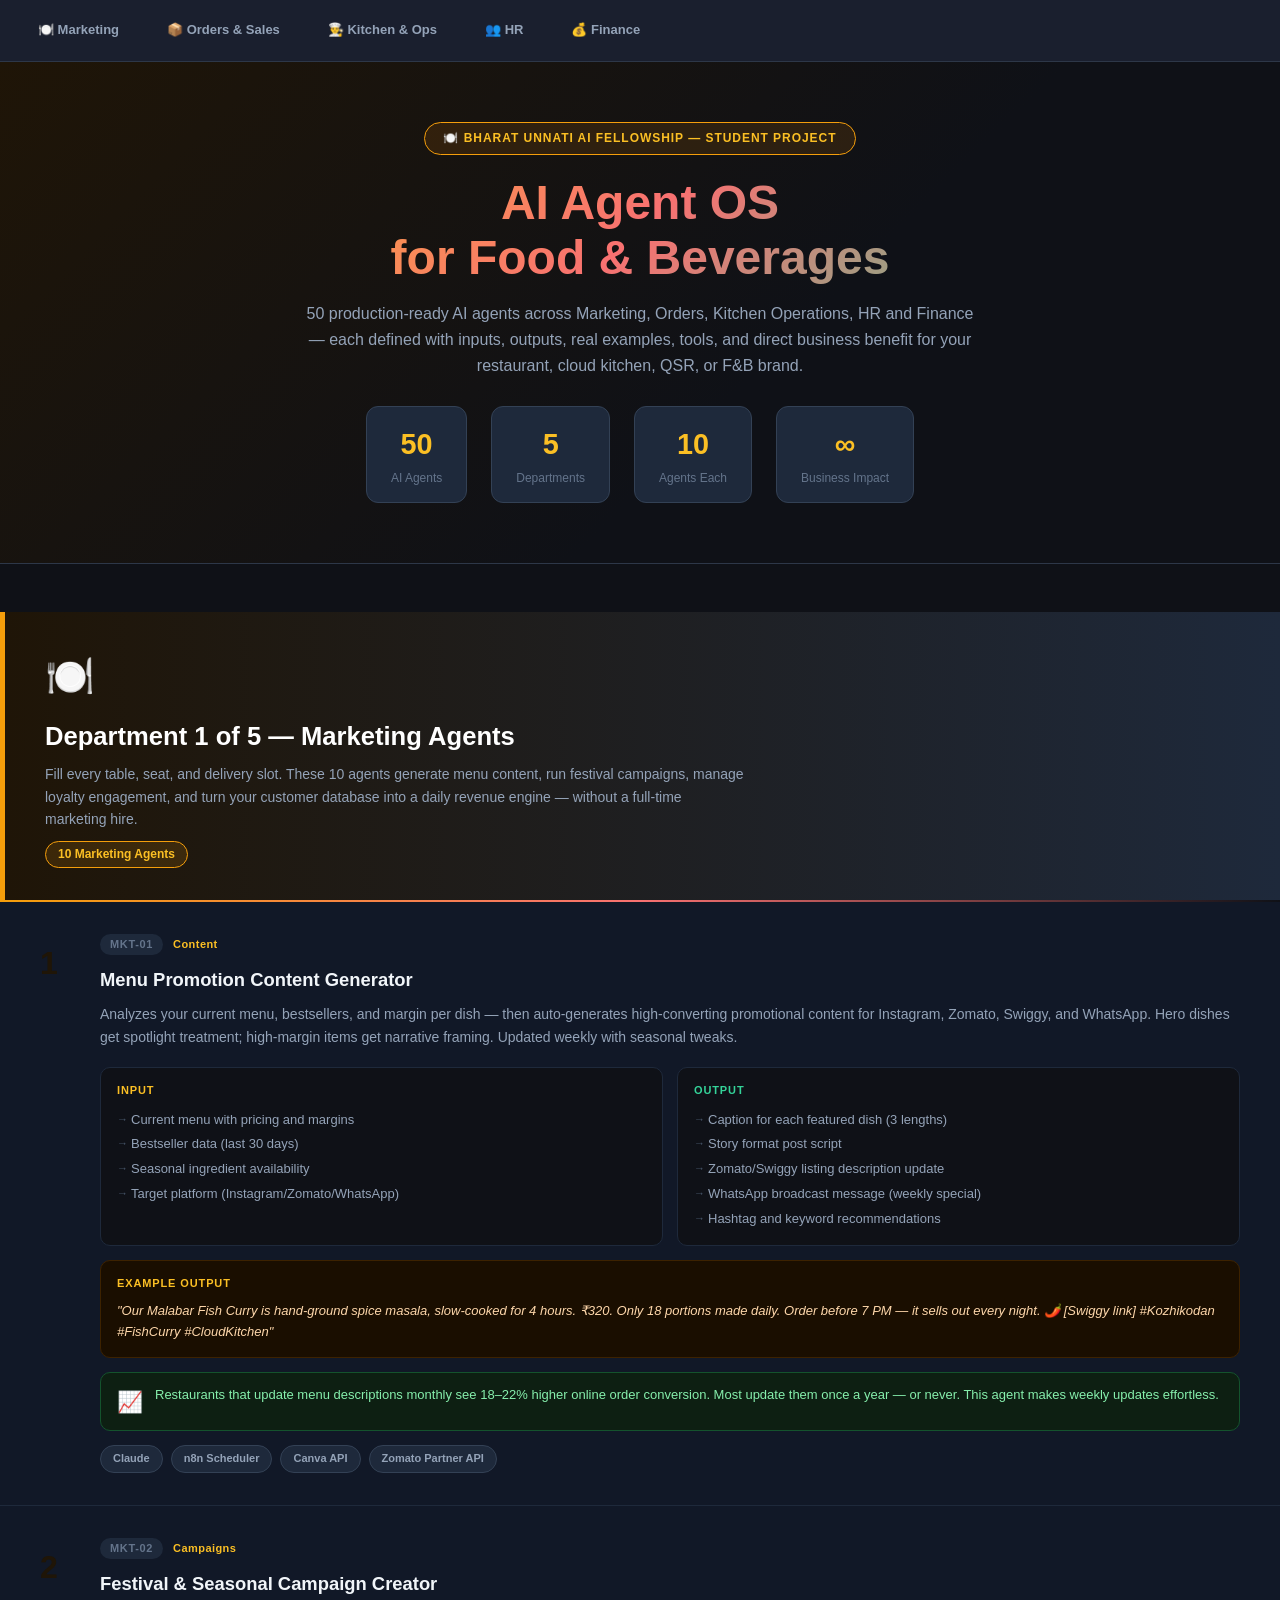
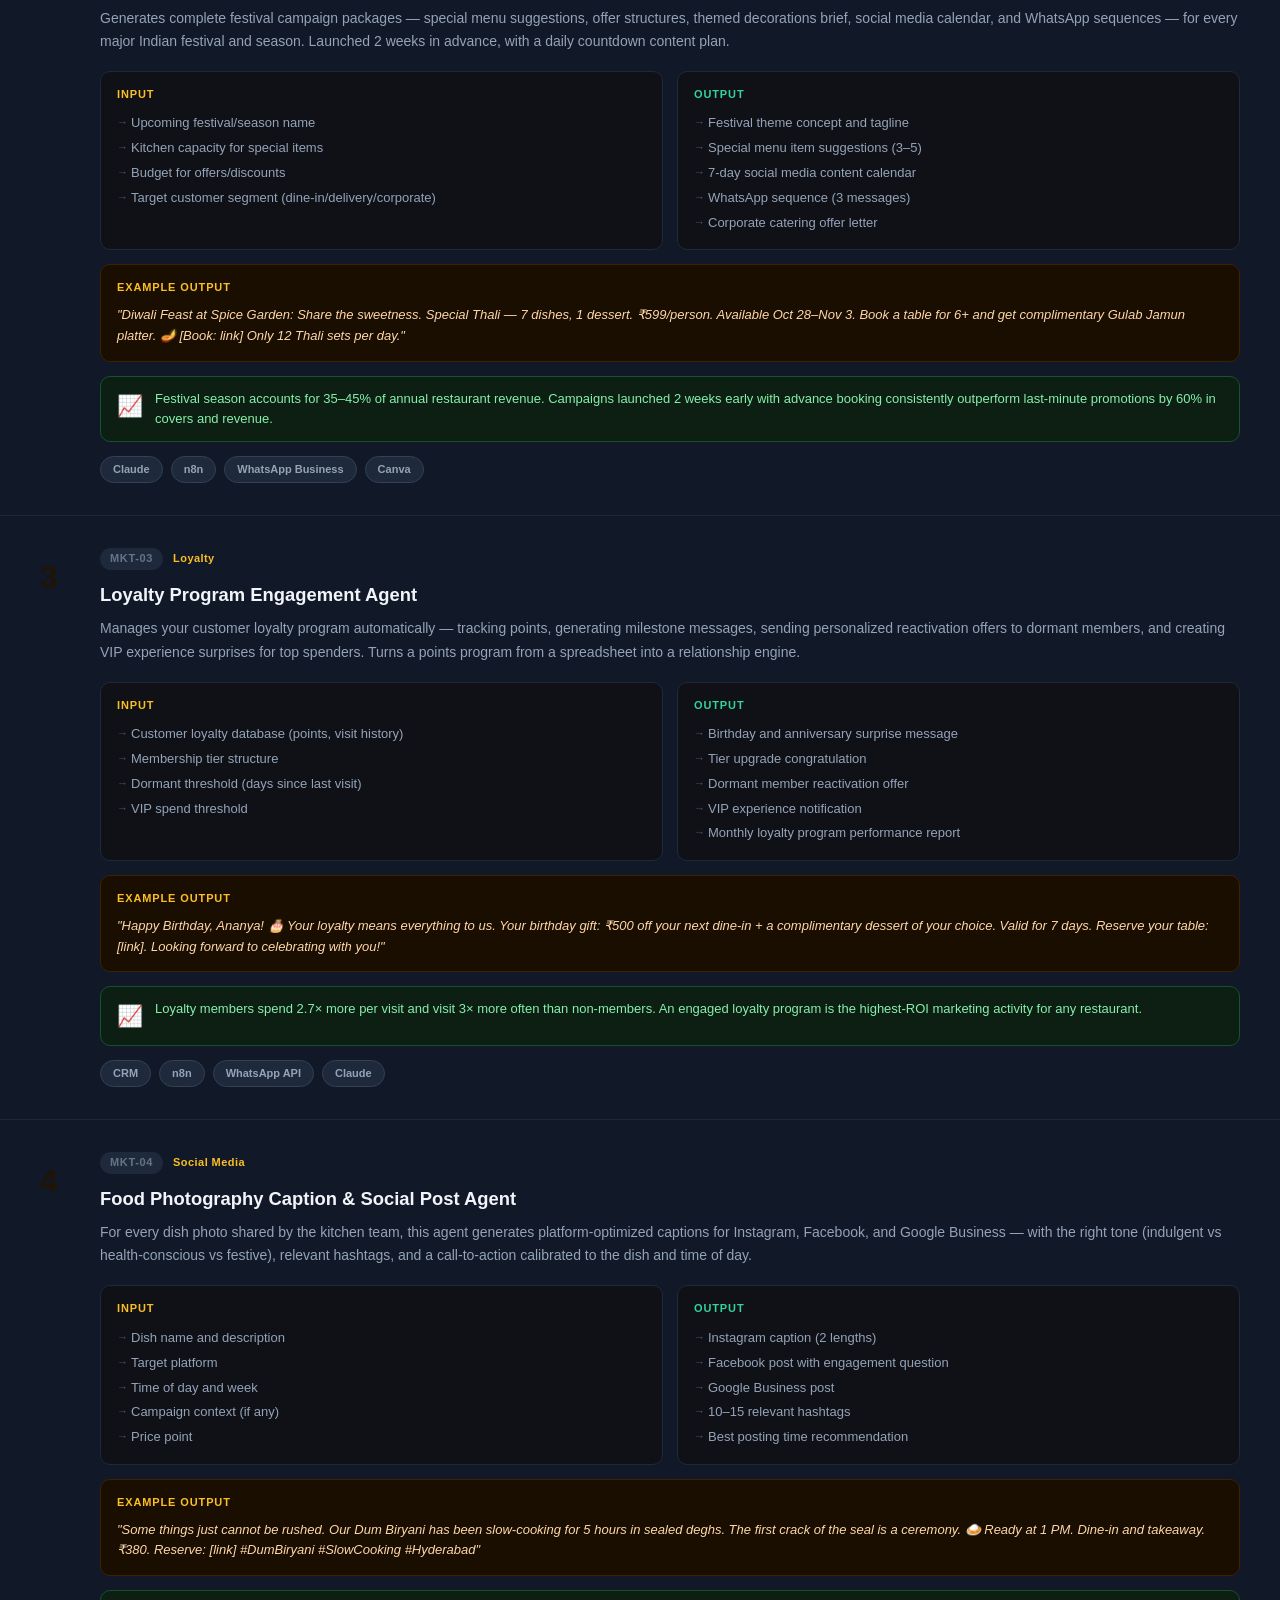
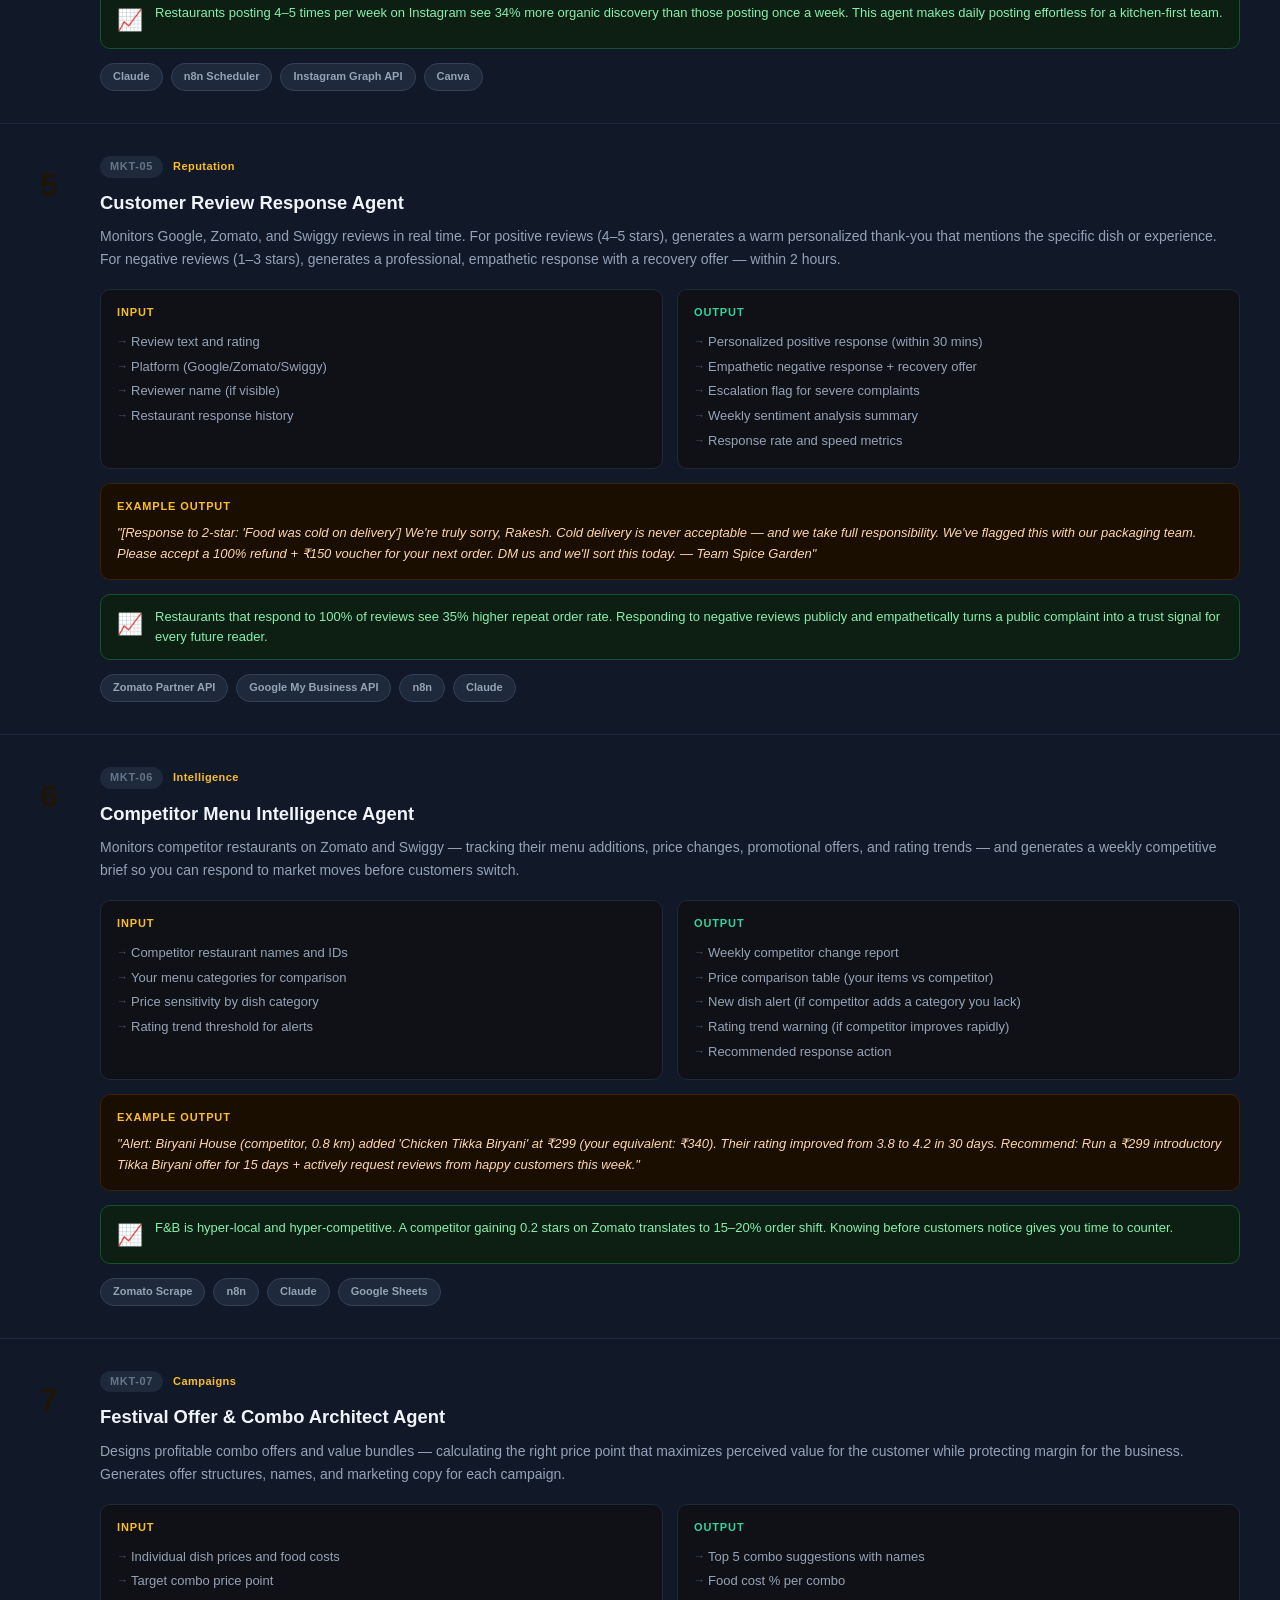
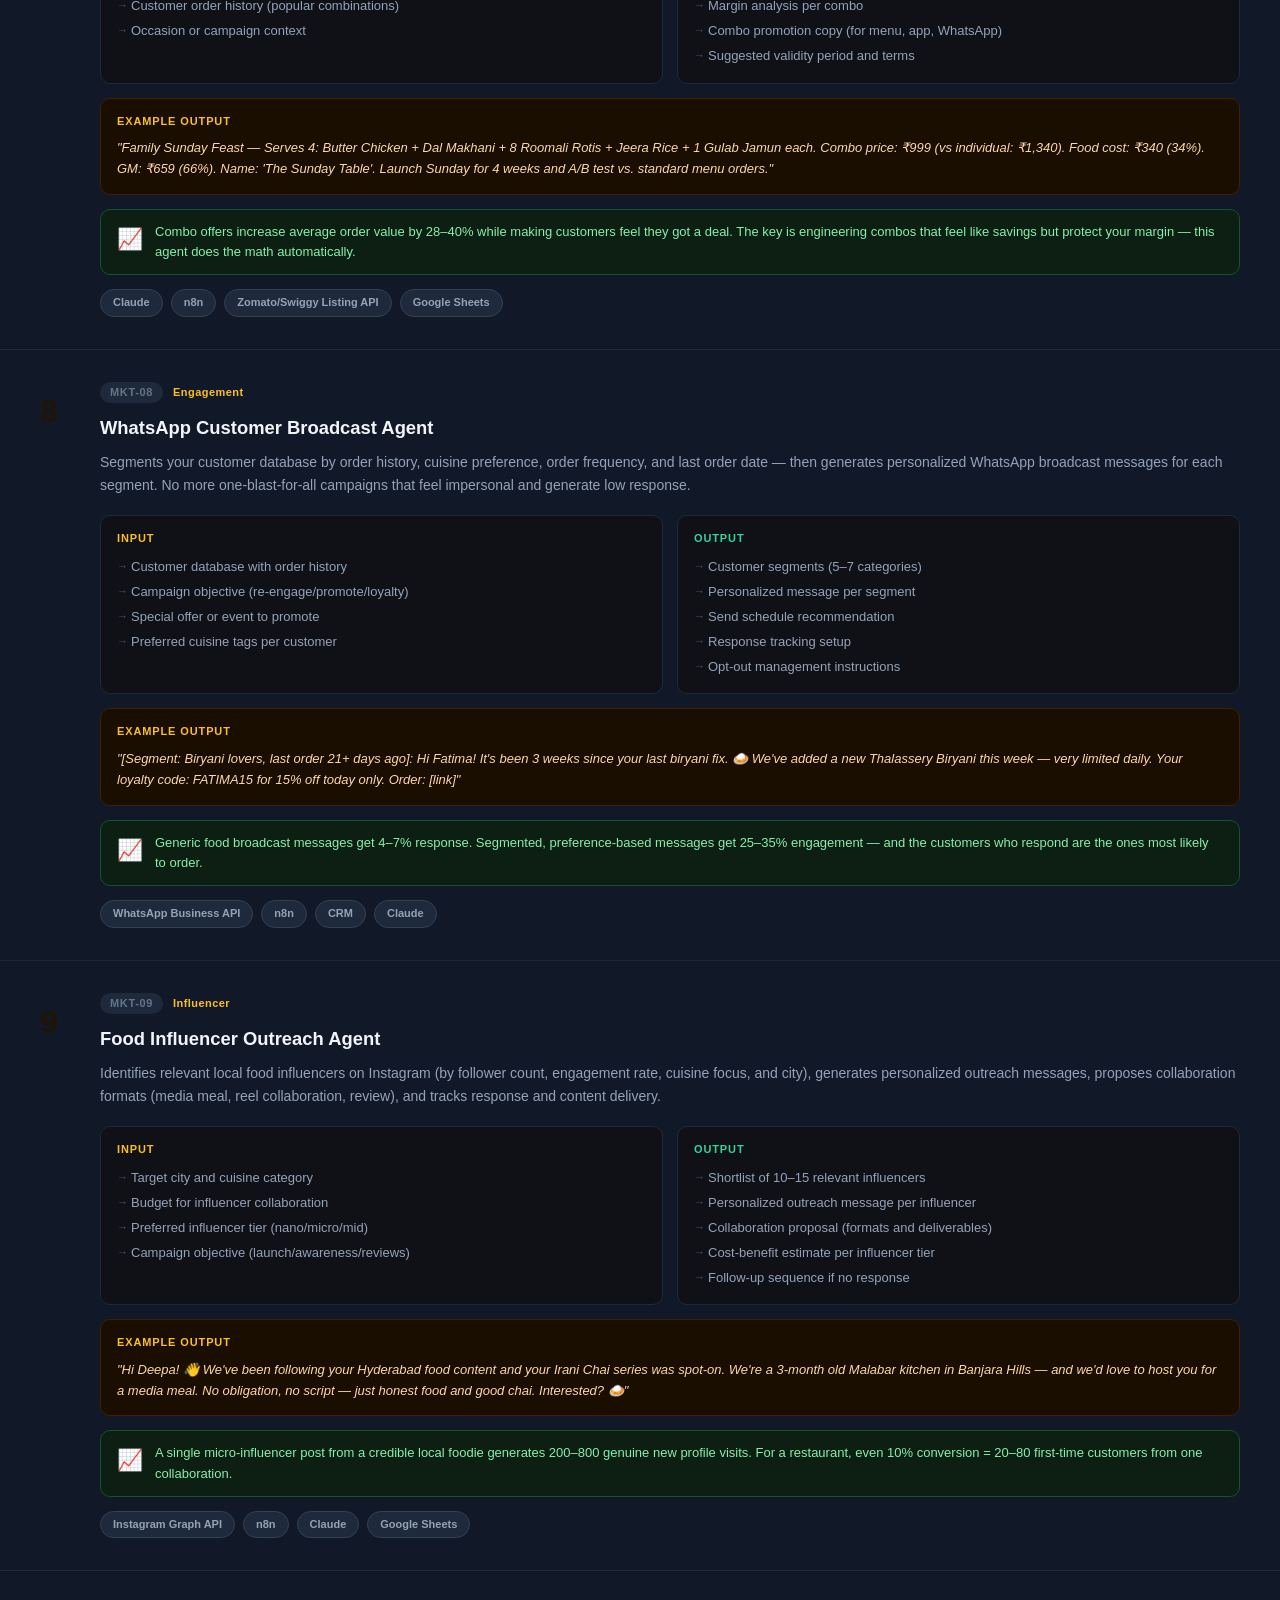
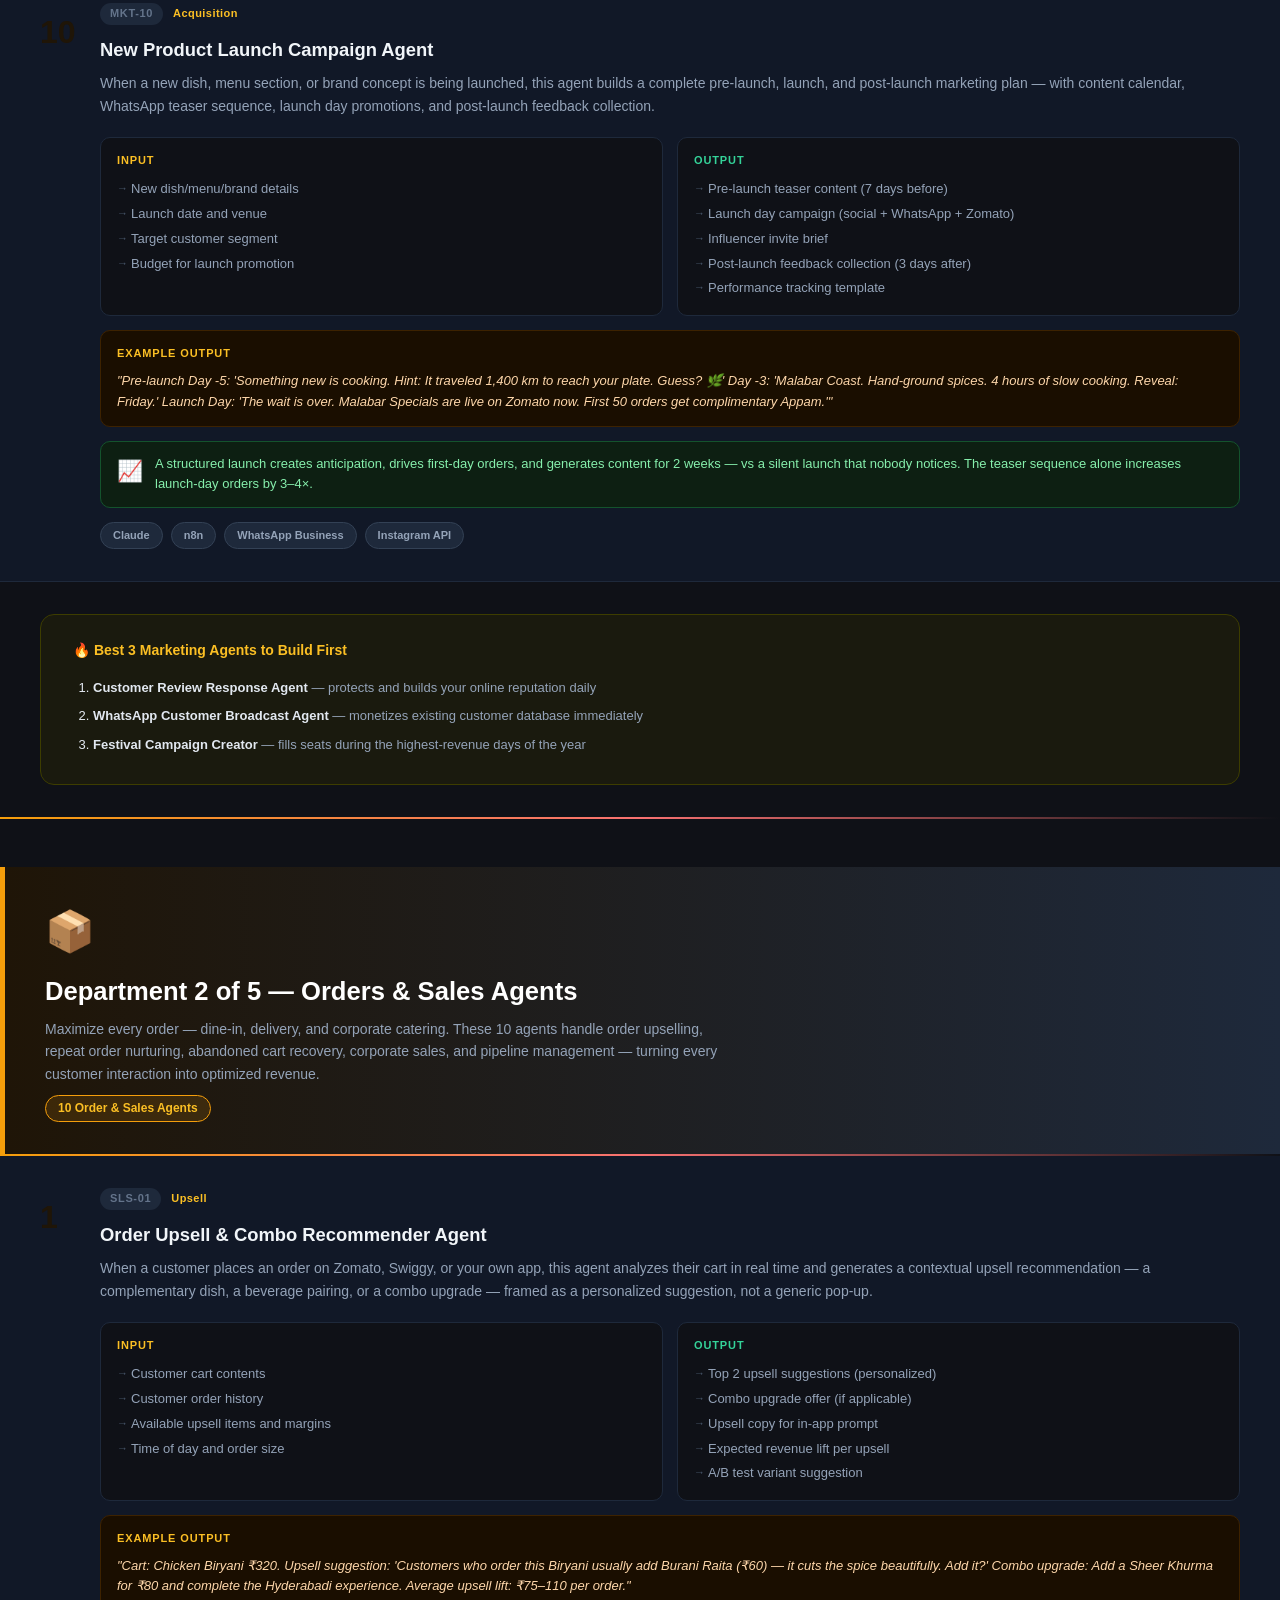
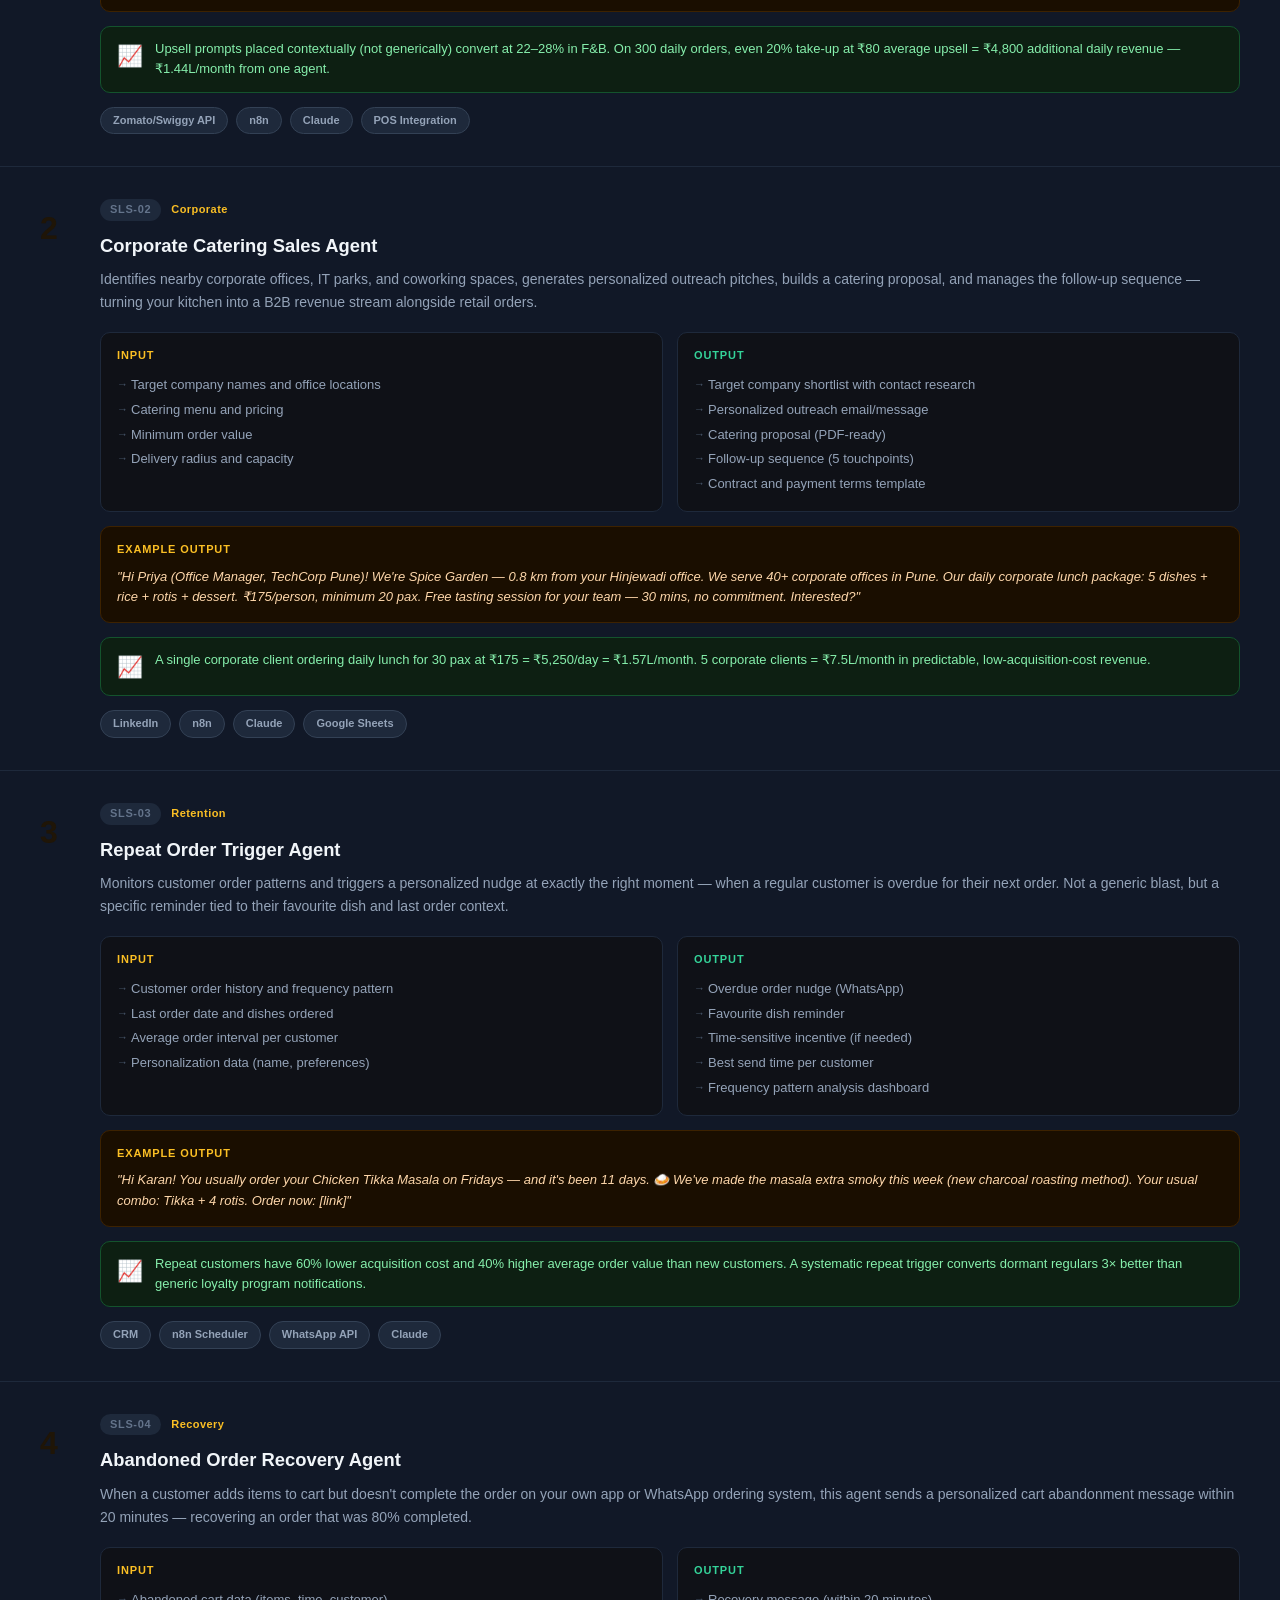
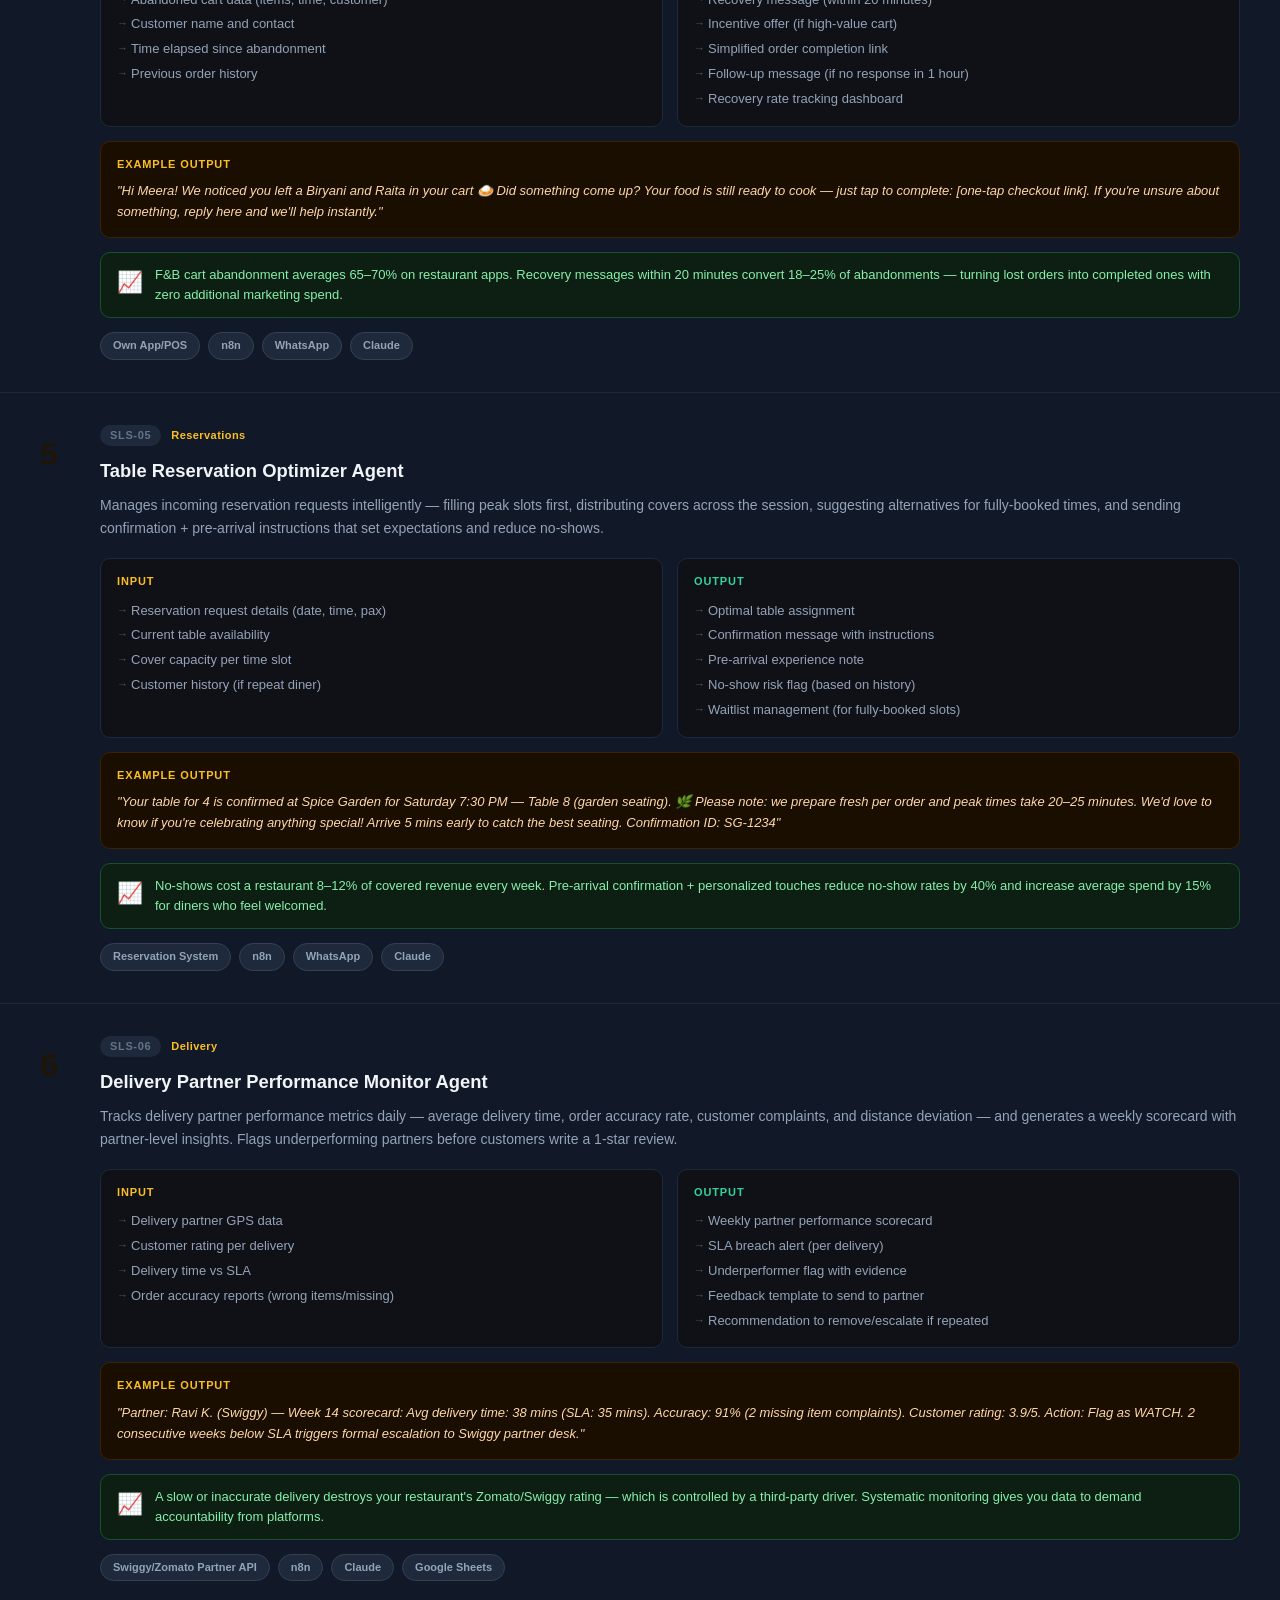
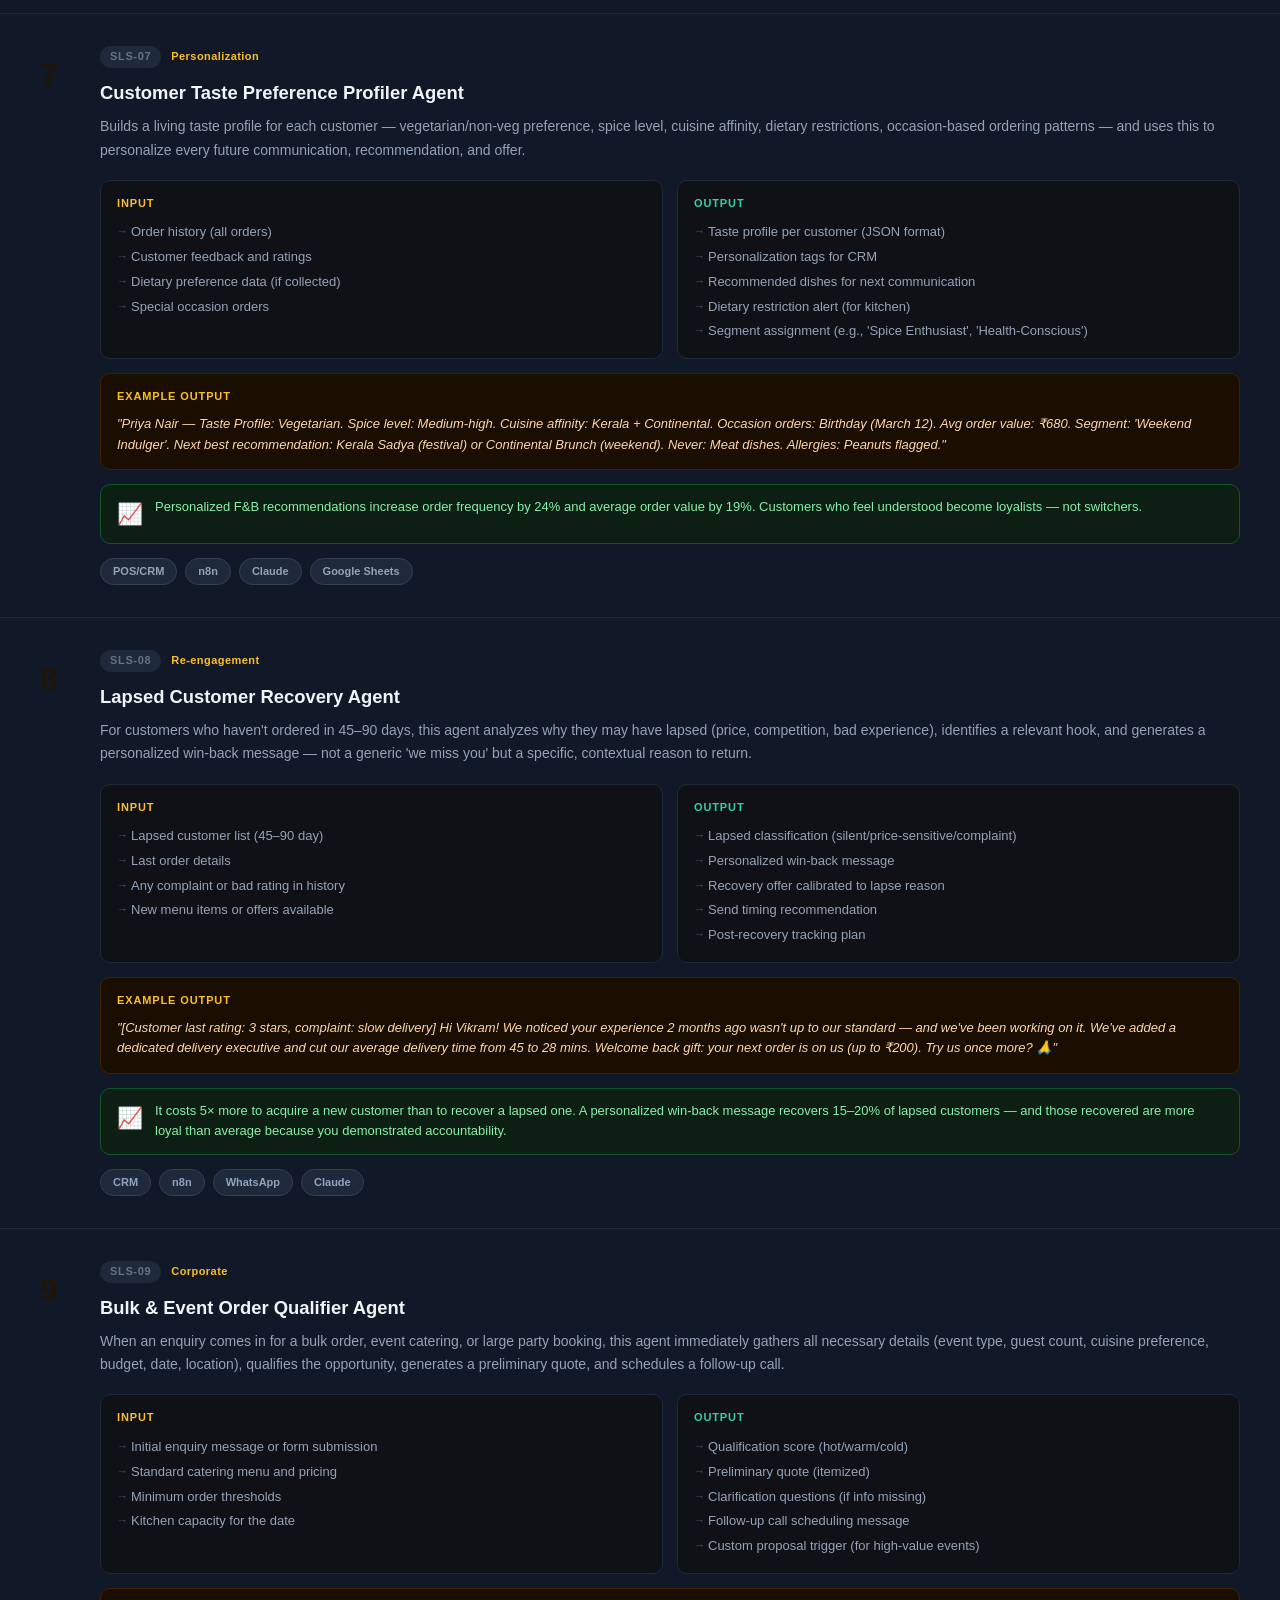
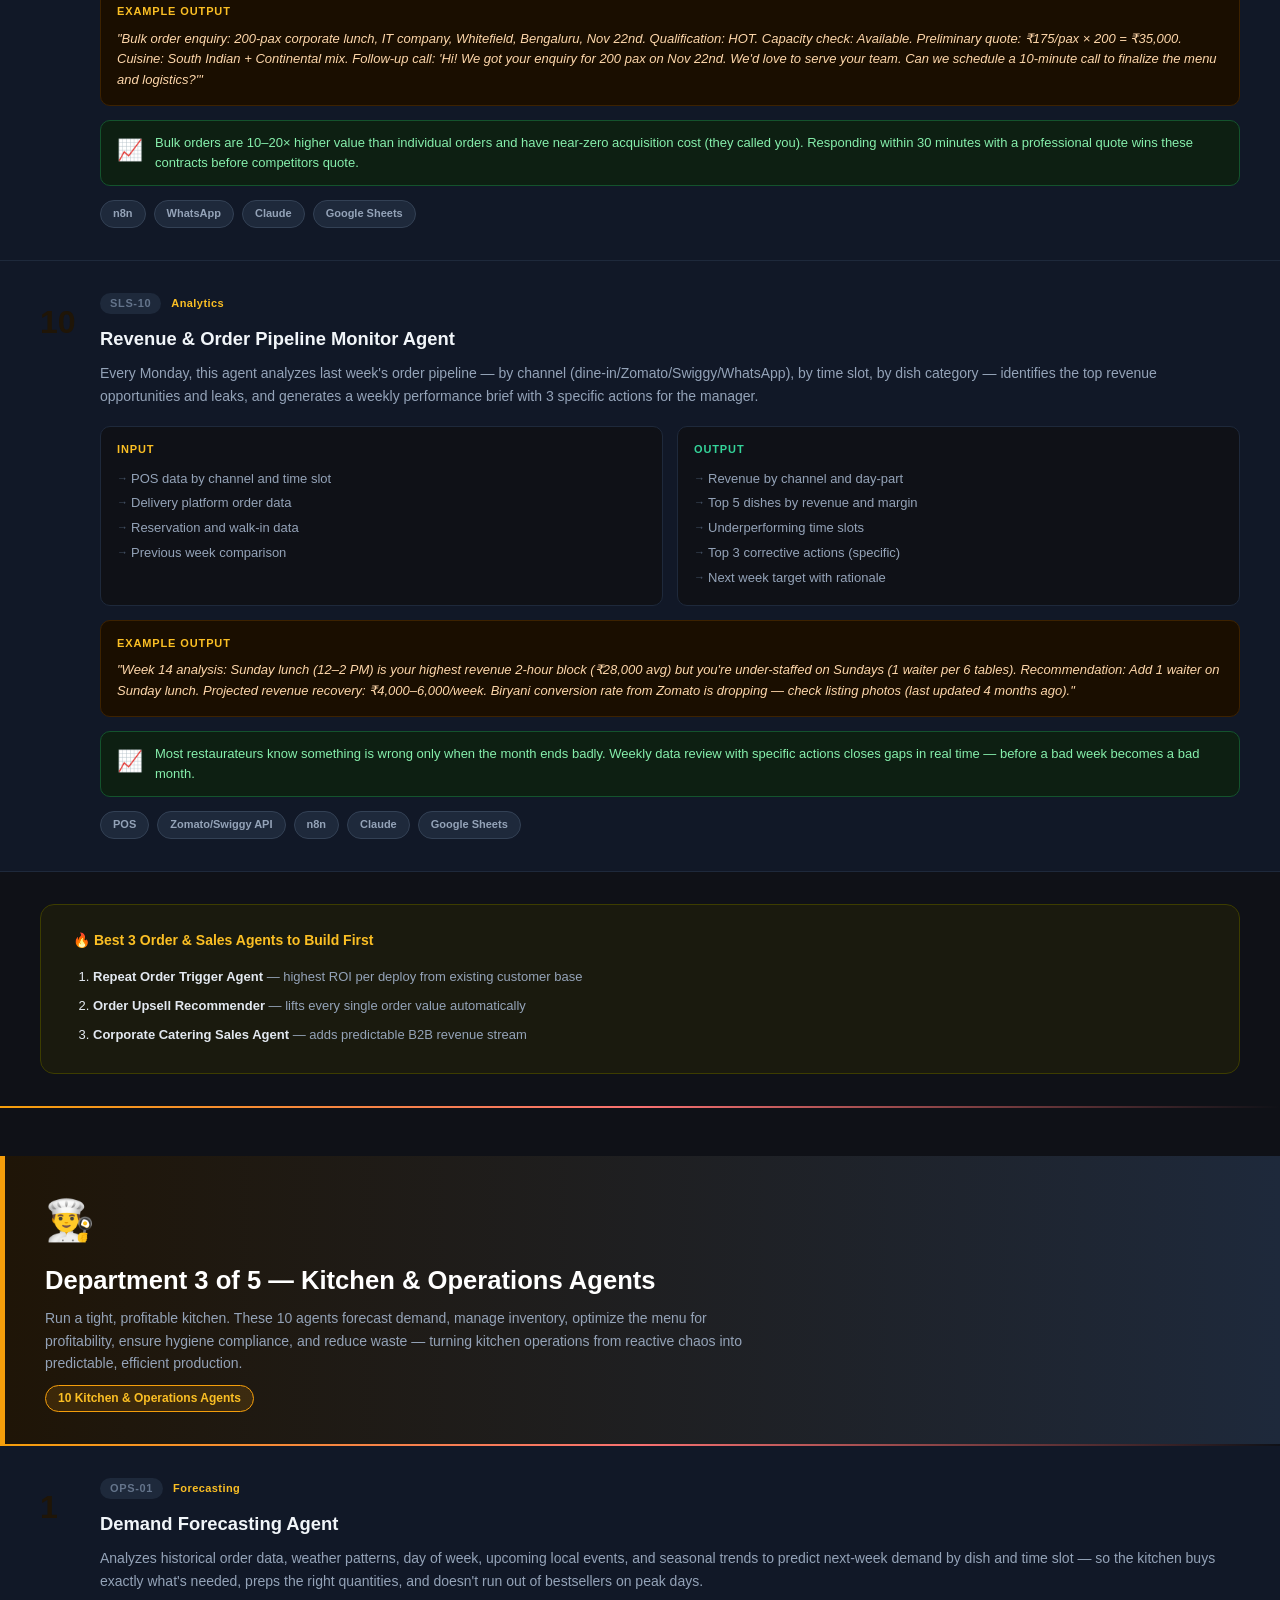
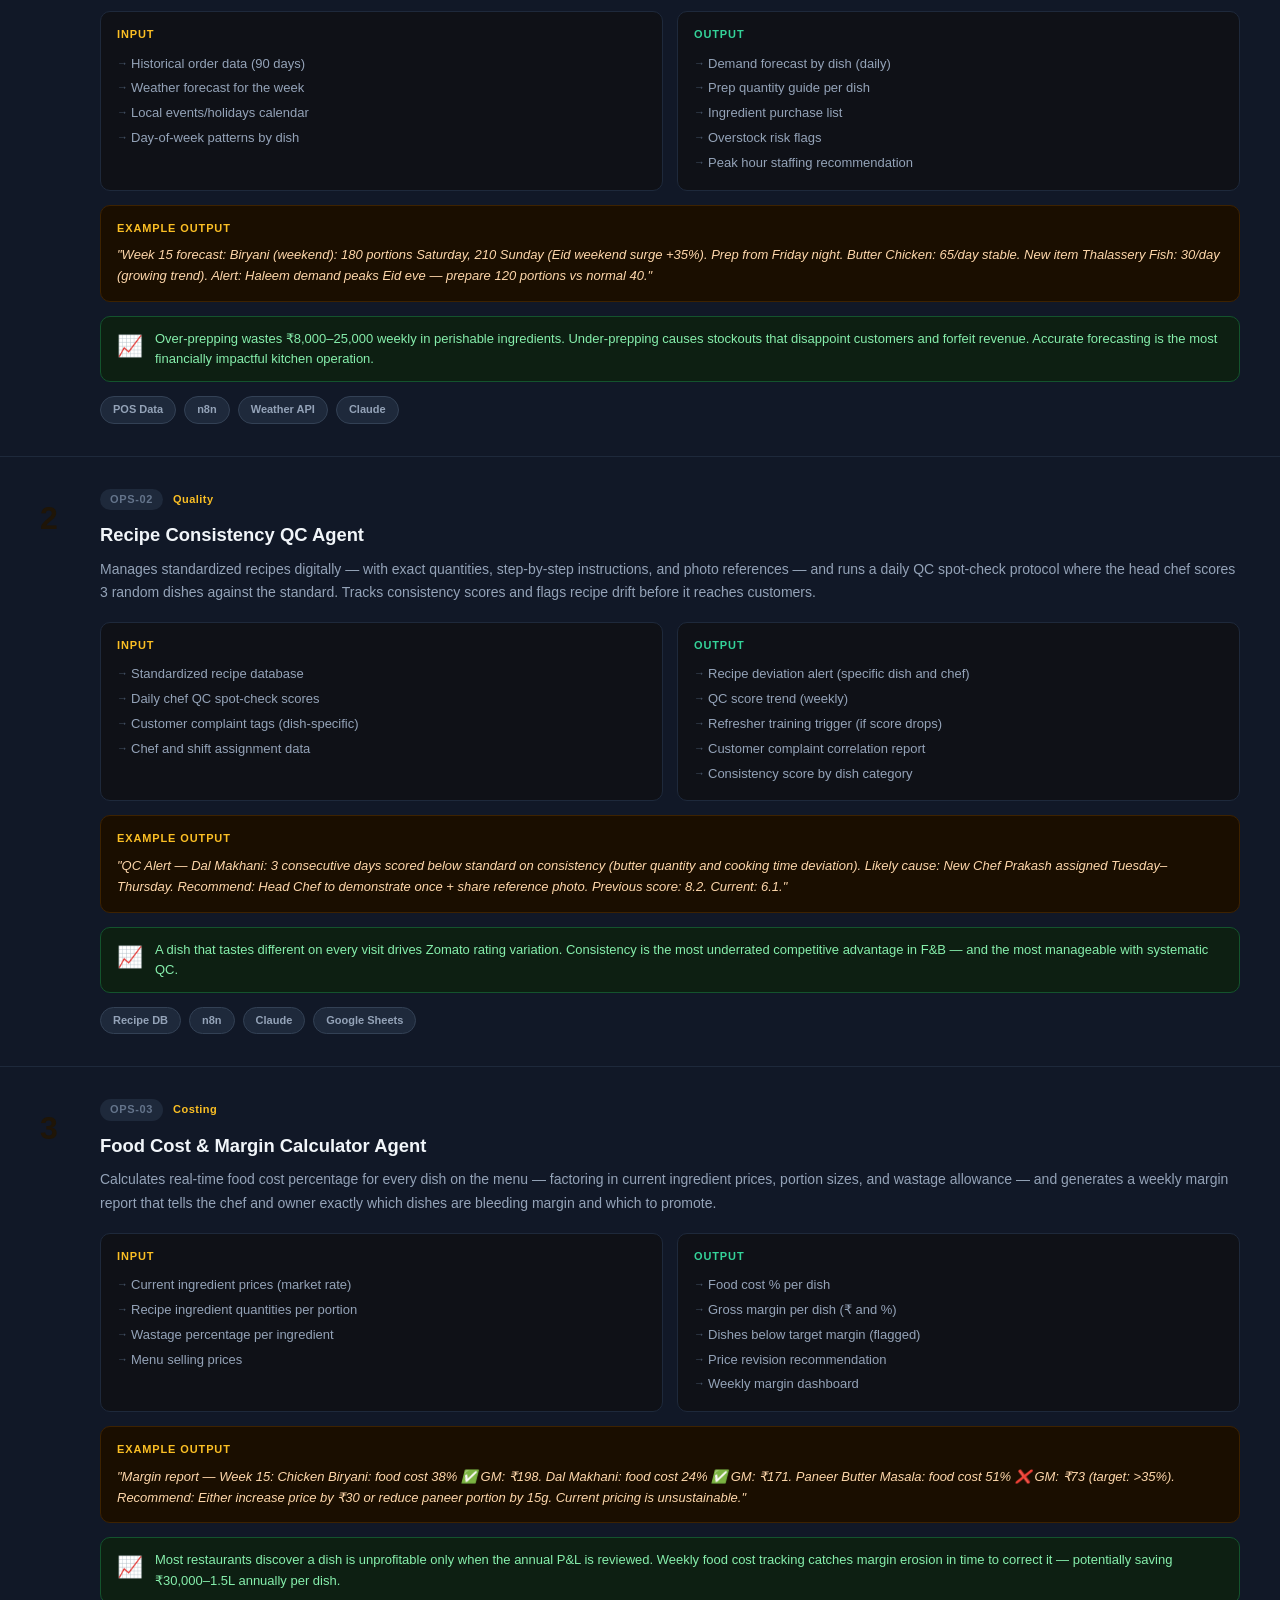
<file: index.html>
<!DOCTYPE html>
<html lang="en">
<head>
<meta charset="UTF-8">
<meta name="viewport" content="width=device-width, initial-scale=1.0">
<title>AI Agent OS for Food & Beverages — Orders · Kitchen · HR · Finance</title>
<style>
*{box-sizing:border-box;margin:0;padding:0}
body{font-family:'Segoe UI',Arial,sans-serif;background:#0f1117;color:#e2e8f0;line-height:1.6}
nav{background:#1a1f2e;padding:14px 24px;display:flex;gap:20px;align-items:center;flex-wrap:wrap;position:sticky;top:0;z-index:100;border-bottom:1px solid #2d3748}
nav a{color:#94a3b8;text-decoration:none;font-size:13px;font-weight:600;padding:6px 14px;border-radius:6px;transition:all .2s}
nav a:hover{background:#d97706;color:#fff}
.hero{background:linear-gradient(135deg,#1f1507 0%,#0f1117 60%);padding:60px 40px;text-align:center;border-bottom:1px solid #2d3748}
.hero .badge{display:inline-block;background:#d9770622;border:1px solid #f59e0b;color:#fbbf24;padding:6px 18px;border-radius:100px;font-size:12px;letter-spacing:.08em;margin-bottom:20px;font-weight:600}
.hero h1{font-size:clamp(1.8rem,4vw,3rem);font-weight:800;background:linear-gradient(135deg,#fbbf24,#f87171,#34d399);-webkit-background-clip:text;-webkit-text-fill-color:transparent;background-clip:text;margin-bottom:16px;line-height:1.15}
.hero p{font-size:16px;color:#94a3b8;max-width:680px;margin:0 auto 28px}
.stat-row{display:flex;gap:24px;justify-content:center;flex-wrap:wrap;margin-top:24px}
.stat{background:#1e293b;border:1px solid #334155;border-radius:12px;padding:14px 24px;text-align:center}
.stat-num{font-size:1.8rem;font-weight:800;color:#fbbf24}
.stat-label{font-size:12px;color:#64748b;margin-top:2px}
.dept-header{background:linear-gradient(90deg,#1f1507,#1e293b);border-left:5px solid #f59e0b;padding:32px 40px;margin:48px 0 0}
.dept-header .dept-emoji{font-size:2.5rem;margin-bottom:8px;display:block}
.dept-header h2{font-size:1.6rem;font-weight:800;color:#fff;margin-bottom:6px}
.dept-header p{color:#94a3b8;font-size:14px;max-width:700px}
.dept-header .dept-count{display:inline-block;background:#f59e0b22;border:1px solid #f59e0b;color:#fbbf24;padding:3px 12px;border-radius:100px;font-size:12px;font-weight:600;margin-top:10px}
.agents-grid{display:grid;grid-template-columns:1fr;gap:0}
.agent-card{background:#111827;border-bottom:1px solid #1e293b;padding:32px 40px;transition:background .2s;display:grid;grid-template-columns:auto 1fr;gap:24px}
.agent-card:hover{background:#131920}
.agent-num{font-size:2rem;font-weight:900;color:#1f1507;min-width:36px;padding-top:4px}
.agent-body{}
.agent-meta{display:flex;align-items:center;gap:10px;margin-bottom:10px}
.agent-id{font-size:11px;color:#64748b;font-weight:600;letter-spacing:.06em;background:#1e293b;padding:2px 10px;border-radius:100px}
.agent-tag{font-size:11px;color:#fbbf24;font-weight:600;letter-spacing:.04em}
.agent-card h3{font-size:1.15rem;font-weight:700;color:#f1f5f9;margin-bottom:8px}
.agent-card .agent-desc{font-size:14px;color:#94a3b8;margin-bottom:18px;line-height:1.65}
.io-grid{display:grid;grid-template-columns:1fr 1fr;gap:14px;margin-bottom:14px}
.io-box{background:#0f1117;border:1px solid #1e293b;border-radius:10px;padding:14px 16px}
.io-box h4{font-size:11px;font-weight:700;letter-spacing:.08em;margin-bottom:8px}
.io-box.input h4{color:#fbbf24}
.io-box.output h4{color:#34d399}
.io-box ul{list-style:none;padding:0}
.io-box ul li{font-size:13px;color:#94a3b8;padding:2px 0;padding-left:14px;position:relative}
.io-box ul li::before{content:"→";position:absolute;left:0;color:#475569;font-size:11px;top:3px}
.example-box{background:#1a0e00;border:1px solid #3d2200;border-radius:10px;padding:14px 16px;margin-bottom:14px}
.example-box h4{font-size:11px;color:#fbbf24;font-weight:700;letter-spacing:.08em;margin-bottom:8px}
.example-box p{font-size:13px;color:#fed7aa;line-height:1.6;font-style:italic}
.impact-row{display:flex;gap:12px;align-items:flex-start;background:#0d1f12;border:1px solid #14532d;border-radius:10px;padding:12px 16px;margin-bottom:14px}
.impact-icon{font-size:1.3rem;flex-shrink:0}
.impact-text{font-size:13px;color:#86efac;line-height:1.55}
.tools-row{display:flex;gap:8px;flex-wrap:wrap}
.tool-chip{background:#1e293b;border:1px solid #334155;color:#94a3b8;font-size:11px;font-weight:600;padding:4px 12px;border-radius:100px}
.best3{background:#1a1a0e;border:1px solid #3d3d00;border-radius:14px;padding:24px 32px;margin:32px 40px}
.best3-label{font-size:14px;font-weight:800;color:#fbbf24;margin-bottom:12px;display:flex;align-items:center;gap:8px}
.best3 ol{padding-left:20px}
.best3 ol li{font-size:13px;color:#e2e8f0;padding:4px 0}
.best3 ol li span{color:#94a3b8}
.section-divider{height:2px;background:linear-gradient(90deg,#f59e0b,#f87171,transparent);margin:0}
footer{background:#0a0d14;padding:40px;text-align:center;border-top:1px solid #1e293b;margin-top:60px}
footer p{font-size:13px;color:#475569}
footer strong{color:#fbbf24}
@media(max-width:640px){.agent-card{grid-template-columns:1fr;gap:8px;padding:24px 20px}.io-grid{grid-template-columns:1fr}.dept-header,.best3{padding:24px 20px}.hero{padding:40px 20px}}
</style>
</head>
<body>
<nav>
  <a href="#marketing">🍽️ Marketing</a>
  <a href="#sales">📦 Orders & Sales</a>
  <a href="#kitchen">👨‍🍳 Kitchen & Ops</a>
  <a href="#hr">👥 HR</a>
  <a href="#finance">💰 Finance</a>
</nav>

<div class="hero">
  <div class="badge">🍽️ BHARAT UNNATI AI FELLOWSHIP — STUDENT PROJECT</div>
  <h1>AI Agent OS<br>for Food & Beverages</h1>
  <p>50 production-ready AI agents across Marketing, Orders, Kitchen Operations, HR and Finance — each defined with inputs, outputs, real examples, tools, and direct business benefit for your restaurant, cloud kitchen, QSR, or F&B brand.</p>
  <div class="stat-row">
    <div class="stat"><div class="stat-num">50</div><div class="stat-label">AI Agents</div></div>
    <div class="stat"><div class="stat-num">5</div><div class="stat-label">Departments</div></div>
    <div class="stat"><div class="stat-num">10</div><div class="stat-label">Agents Each</div></div>
    <div class="stat"><div class="stat-num">∞</div><div class="stat-label">Business Impact</div></div>
  </div>
</div>

<div id="marketing" class="dept-header">
  <span class="dept-emoji">🍽️</span>
  <h2>Department 1 of 5 — Marketing Agents</h2>
  <p>Fill every table, seat, and delivery slot. These 10 agents generate menu content, run festival campaigns, manage loyalty engagement, and turn your customer database into a daily revenue engine — without a full-time marketing hire.</p>
  <span class="dept-count">10 Marketing Agents</span>
</div>
<div class="section-divider"></div>
<div class="agents-grid">

  <div class="agent-card">
    <div class="agent-num">1</div>
    <div class="agent-body">
      <div class="agent-meta"><span class="agent-id">MKT-01</span><span class="agent-tag">Content</span></div>
      <h3>Menu Promotion Content Generator</h3>
      <p class="agent-desc">Analyzes your current menu, bestsellers, and margin per dish — then auto-generates high-converting promotional content for Instagram, Zomato, Swiggy, and WhatsApp. Hero dishes get spotlight treatment; high-margin items get narrative framing. Updated weekly with seasonal tweaks.</p>
      <div class="io-grid">
        <div class="io-box input"><h4>INPUT</h4><ul><li>Current menu with pricing and margins</li><li>Bestseller data (last 30 days)</li><li>Seasonal ingredient availability</li><li>Target platform (Instagram/Zomato/WhatsApp)</li></ul></div>
        <div class="io-box output"><h4>OUTPUT</h4><ul><li>Caption for each featured dish (3 lengths)</li><li>Story format post script</li><li>Zomato/Swiggy listing description update</li><li>WhatsApp broadcast message (weekly special)</li><li>Hashtag and keyword recommendations</li></ul></div>
      </div>
      <div class="example-box"><h4>EXAMPLE OUTPUT</h4><p>"Our Malabar Fish Curry is hand-ground spice masala, slow-cooked for 4 hours. ₹320. Only 18 portions made daily. Order before 7 PM — it sells out every night. 🌶️ [Swiggy link] #Kozhikodan #FishCurry #CloudKitchen"</p></div>
      <div class="impact-row"><span class="impact-icon">📈</span><div class="impact-text">Restaurants that update menu descriptions monthly see 18–22% higher online order conversion. Most update them once a year — or never. This agent makes weekly updates effortless.</div></div>
      <div class="tools-row"><span class="tool-chip">Claude</span><span class="tool-chip">n8n Scheduler</span><span class="tool-chip">Canva API</span><span class="tool-chip">Zomato Partner API</span></div>
    </div>
  </div>

  <div class="agent-card">
    <div class="agent-num">2</div>
    <div class="agent-body">
      <div class="agent-meta"><span class="agent-id">MKT-02</span><span class="agent-tag">Campaigns</span></div>
      <h3>Festival & Seasonal Campaign Creator</h3>
      <p class="agent-desc">Generates complete festival campaign packages — special menu suggestions, offer structures, themed decorations brief, social media calendar, and WhatsApp sequences — for every major Indian festival and season. Launched 2 weeks in advance, with a daily countdown content plan.</p>
      <div class="io-grid">
        <div class="io-box input"><h4>INPUT</h4><ul><li>Upcoming festival/season name</li><li>Kitchen capacity for special items</li><li>Budget for offers/discounts</li><li>Target customer segment (dine-in/delivery/corporate)</li></ul></div>
        <div class="io-box output"><h4>OUTPUT</h4><ul><li>Festival theme concept and tagline</li><li>Special menu item suggestions (3–5)</li><li>7-day social media content calendar</li><li>WhatsApp sequence (3 messages)</li><li>Corporate catering offer letter</li></ul></div>
      </div>
      <div class="example-box"><h4>EXAMPLE OUTPUT</h4><p>"Diwali Feast at Spice Garden: Share the sweetness. Special Thali — 7 dishes, 1 dessert. ₹599/person. Available Oct 28–Nov 3. Book a table for 6+ and get complimentary Gulab Jamun platter. 🪔 [Book: link] Only 12 Thali sets per day."</p></div>
      <div class="impact-row"><span class="impact-icon">📈</span><div class="impact-text">Festival season accounts for 35–45% of annual restaurant revenue. Campaigns launched 2 weeks early with advance booking consistently outperform last-minute promotions by 60% in covers and revenue.</div></div>
      <div class="tools-row"><span class="tool-chip">Claude</span><span class="tool-chip">n8n</span><span class="tool-chip">WhatsApp Business</span><span class="tool-chip">Canva</span></div>
    </div>
  </div>

  <div class="agent-card">
    <div class="agent-num">3</div>
    <div class="agent-body">
      <div class="agent-meta"><span class="agent-id">MKT-03</span><span class="agent-tag">Loyalty</span></div>
      <h3>Loyalty Program Engagement Agent</h3>
      <p class="agent-desc">Manages your customer loyalty program automatically — tracking points, generating milestone messages, sending personalized reactivation offers to dormant members, and creating VIP experience surprises for top spenders. Turns a points program from a spreadsheet into a relationship engine.</p>
      <div class="io-grid">
        <div class="io-box input"><h4>INPUT</h4><ul><li>Customer loyalty database (points, visit history)</li><li>Membership tier structure</li><li>Dormant threshold (days since last visit)</li><li>VIP spend threshold</li></ul></div>
        <div class="io-box output"><h4>OUTPUT</h4><ul><li>Birthday and anniversary surprise message</li><li>Tier upgrade congratulation</li><li>Dormant member reactivation offer</li><li>VIP experience notification</li><li>Monthly loyalty program performance report</li></ul></div>
      </div>
      <div class="example-box"><h4>EXAMPLE OUTPUT</h4><p>"Happy Birthday, Ananya! 🎂 Your loyalty means everything to us. Your birthday gift: ₹500 off your next dine-in + a complimentary dessert of your choice. Valid for 7 days. Reserve your table: [link]. Looking forward to celebrating with you!"</p></div>
      <div class="impact-row"><span class="impact-icon">📈</span><div class="impact-text">Loyalty members spend 2.7× more per visit and visit 3× more often than non-members. An engaged loyalty program is the highest-ROI marketing activity for any restaurant.</div></div>
      <div class="tools-row"><span class="tool-chip">CRM</span><span class="tool-chip">n8n</span><span class="tool-chip">WhatsApp API</span><span class="tool-chip">Claude</span></div>
    </div>
  </div>

  <div class="agent-card">
    <div class="agent-num">4</div>
    <div class="agent-body">
      <div class="agent-meta"><span class="agent-id">MKT-04</span><span class="agent-tag">Social Media</span></div>
      <h3>Food Photography Caption & Social Post Agent</h3>
      <p class="agent-desc">For every dish photo shared by the kitchen team, this agent generates platform-optimized captions for Instagram, Facebook, and Google Business — with the right tone (indulgent vs health-conscious vs festive), relevant hashtags, and a call-to-action calibrated to the dish and time of day.</p>
      <div class="io-grid">
        <div class="io-box input"><h4>INPUT</h4><ul><li>Dish name and description</li><li>Target platform</li><li>Time of day and week</li><li>Campaign context (if any)</li><li>Price point</li></ul></div>
        <div class="io-box output"><h4>OUTPUT</h4><ul><li>Instagram caption (2 lengths)</li><li>Facebook post with engagement question</li><li>Google Business post</li><li>10–15 relevant hashtags</li><li>Best posting time recommendation</li></ul></div>
      </div>
      <div class="example-box"><h4>EXAMPLE OUTPUT</h4><p>"Some things just cannot be rushed. Our Dum Biryani has been slow-cooking for 5 hours in sealed deghs. The first crack of the seal is a ceremony. 🍛 Ready at 1 PM. Dine-in and takeaway. ₹380. Reserve: [link] #DumBiryani #SlowCooking #Hyderabad"</p></div>
      <div class="impact-row"><span class="impact-icon">📈</span><div class="impact-text">Restaurants posting 4–5 times per week on Instagram see 34% more organic discovery than those posting once a week. This agent makes daily posting effortless for a kitchen-first team.</div></div>
      <div class="tools-row"><span class="tool-chip">Claude</span><span class="tool-chip">n8n Scheduler</span><span class="tool-chip">Instagram Graph API</span><span class="tool-chip">Canva</span></div>
    </div>
  </div>

  <div class="agent-card">
    <div class="agent-num">5</div>
    <div class="agent-body">
      <div class="agent-meta"><span class="agent-id">MKT-05</span><span class="agent-tag">Reputation</span></div>
      <h3>Customer Review Response Agent</h3>
      <p class="agent-desc">Monitors Google, Zomato, and Swiggy reviews in real time. For positive reviews (4–5 stars), generates a warm personalized thank-you that mentions the specific dish or experience. For negative reviews (1–3 stars), generates a professional, empathetic response with a recovery offer — within 2 hours.</p>
      <div class="io-grid">
        <div class="io-box input"><h4>INPUT</h4><ul><li>Review text and rating</li><li>Platform (Google/Zomato/Swiggy)</li><li>Reviewer name (if visible)</li><li>Restaurant response history</li></ul></div>
        <div class="io-box output"><h4>OUTPUT</h4><ul><li>Personalized positive response (within 30 mins)</li><li>Empathetic negative response + recovery offer</li><li>Escalation flag for severe complaints</li><li>Weekly sentiment analysis summary</li><li>Response rate and speed metrics</li></ul></div>
      </div>
      <div class="example-box"><h4>EXAMPLE OUTPUT</h4><p>"[Response to 2-star: 'Food was cold on delivery'] We're truly sorry, Rakesh. Cold delivery is never acceptable — and we take full responsibility. We've flagged this with our packaging team. Please accept a 100% refund + ₹150 voucher for your next order. DM us and we'll sort this today. — Team Spice Garden"</p></div>
      <div class="impact-row"><span class="impact-icon">📈</span><div class="impact-text">Restaurants that respond to 100% of reviews see 35% higher repeat order rate. Responding to negative reviews publicly and empathetically turns a public complaint into a trust signal for every future reader.</div></div>
      <div class="tools-row"><span class="tool-chip">Zomato Partner API</span><span class="tool-chip">Google My Business API</span><span class="tool-chip">n8n</span><span class="tool-chip">Claude</span></div>
    </div>
  </div>

  <div class="agent-card">
    <div class="agent-num">6</div>
    <div class="agent-body">
      <div class="agent-meta"><span class="agent-id">MKT-06</span><span class="agent-tag">Intelligence</span></div>
      <h3>Competitor Menu Intelligence Agent</h3>
      <p class="agent-desc">Monitors competitor restaurants on Zomato and Swiggy — tracking their menu additions, price changes, promotional offers, and rating trends — and generates a weekly competitive brief so you can respond to market moves before customers switch.</p>
      <div class="io-grid">
        <div class="io-box input"><h4>INPUT</h4><ul><li>Competitor restaurant names and IDs</li><li>Your menu categories for comparison</li><li>Price sensitivity by dish category</li><li>Rating trend threshold for alerts</li></ul></div>
        <div class="io-box output"><h4>OUTPUT</h4><ul><li>Weekly competitor change report</li><li>Price comparison table (your items vs competitor)</li><li>New dish alert (if competitor adds a category you lack)</li><li>Rating trend warning (if competitor improves rapidly)</li><li>Recommended response action</li></ul></div>
      </div>
      <div class="example-box"><h4>EXAMPLE OUTPUT</h4><p>"Alert: Biryani House (competitor, 0.8 km) added 'Chicken Tikka Biryani' at ₹299 (your equivalent: ₹340). Their rating improved from 3.8 to 4.2 in 30 days. Recommend: Run a ₹299 introductory Tikka Biryani offer for 15 days + actively request reviews from happy customers this week."</p></div>
      <div class="impact-row"><span class="impact-icon">📈</span><div class="impact-text">F&B is hyper-local and hyper-competitive. A competitor gaining 0.2 stars on Zomato translates to 15–20% order shift. Knowing before customers notice gives you time to counter.</div></div>
      <div class="tools-row"><span class="tool-chip">Zomato Scrape</span><span class="tool-chip">n8n</span><span class="tool-chip">Claude</span><span class="tool-chip">Google Sheets</span></div>
    </div>
  </div>

  <div class="agent-card">
    <div class="agent-num">7</div>
    <div class="agent-body">
      <div class="agent-meta"><span class="agent-id">MKT-07</span><span class="agent-tag">Campaigns</span></div>
      <h3>Festival Offer & Combo Architect Agent</h3>
      <p class="agent-desc">Designs profitable combo offers and value bundles — calculating the right price point that maximizes perceived value for the customer while protecting margin for the business. Generates offer structures, names, and marketing copy for each campaign.</p>
      <div class="io-grid">
        <div class="io-box input"><h4>INPUT</h4><ul><li>Individual dish prices and food costs</li><li>Target combo price point</li><li>Customer order history (popular combinations)</li><li>Occasion or campaign context</li></ul></div>
        <div class="io-box output"><h4>OUTPUT</h4><ul><li>Top 5 combo suggestions with names</li><li>Food cost % per combo</li><li>Margin analysis per combo</li><li>Combo promotion copy (for menu, app, WhatsApp)</li><li>Suggested validity period and terms</li></ul></div>
      </div>
      <div class="example-box"><h4>EXAMPLE OUTPUT</h4><p>"Family Sunday Feast — Serves 4: Butter Chicken + Dal Makhani + 8 Roomali Rotis + Jeera Rice + 1 Gulab Jamun each. Combo price: ₹999 (vs individual: ₹1,340). Food cost: ₹340 (34%). GM: ₹659 (66%). Name: 'The Sunday Table'. Launch Sunday for 4 weeks and A/B test vs. standard menu orders."</p></div>
      <div class="impact-row"><span class="impact-icon">📈</span><div class="impact-text">Combo offers increase average order value by 28–40% while making customers feel they got a deal. The key is engineering combos that feel like savings but protect your margin — this agent does the math automatically.</div></div>
      <div class="tools-row"><span class="tool-chip">Claude</span><span class="tool-chip">n8n</span><span class="tool-chip">Zomato/Swiggy Listing API</span><span class="tool-chip">Google Sheets</span></div>
    </div>
  </div>

  <div class="agent-card">
    <div class="agent-num">8</div>
    <div class="agent-body">
      <div class="agent-meta"><span class="agent-id">MKT-08</span><span class="agent-tag">Engagement</span></div>
      <h3>WhatsApp Customer Broadcast Agent</h3>
      <p class="agent-desc">Segments your customer database by order history, cuisine preference, order frequency, and last order date — then generates personalized WhatsApp broadcast messages for each segment. No more one-blast-for-all campaigns that feel impersonal and generate low response.</p>
      <div class="io-grid">
        <div class="io-box input"><h4>INPUT</h4><ul><li>Customer database with order history</li><li>Campaign objective (re-engage/promote/loyalty)</li><li>Special offer or event to promote</li><li>Preferred cuisine tags per customer</li></ul></div>
        <div class="io-box output"><h4>OUTPUT</h4><ul><li>Customer segments (5–7 categories)</li><li>Personalized message per segment</li><li>Send schedule recommendation</li><li>Response tracking setup</li><li>Opt-out management instructions</li></ul></div>
      </div>
      <div class="example-box"><h4>EXAMPLE OUTPUT</h4><p>"[Segment: Biryani lovers, last order 21+ days ago]: Hi Fatima! It's been 3 weeks since your last biryani fix. 🍛 We've added a new Thalassery Biryani this week — very limited daily. Your loyalty code: FATIMA15 for 15% off today only. Order: [link]"</p></div>
      <div class="impact-row"><span class="impact-icon">📈</span><div class="impact-text">Generic food broadcast messages get 4–7% response. Segmented, preference-based messages get 25–35% engagement — and the customers who respond are the ones most likely to order.</div></div>
      <div class="tools-row"><span class="tool-chip">WhatsApp Business API</span><span class="tool-chip">n8n</span><span class="tool-chip">CRM</span><span class="tool-chip">Claude</span></div>
    </div>
  </div>

  <div class="agent-card">
    <div class="agent-num">9</div>
    <div class="agent-body">
      <div class="agent-meta"><span class="agent-id">MKT-09</span><span class="agent-tag">Influencer</span></div>
      <h3>Food Influencer Outreach Agent</h3>
      <p class="agent-desc">Identifies relevant local food influencers on Instagram (by follower count, engagement rate, cuisine focus, and city), generates personalized outreach messages, proposes collaboration formats (media meal, reel collaboration, review), and tracks response and content delivery.</p>
      <div class="io-grid">
        <div class="io-box input"><h4>INPUT</h4><ul><li>Target city and cuisine category</li><li>Budget for influencer collaboration</li><li>Preferred influencer tier (nano/micro/mid)</li><li>Campaign objective (launch/awareness/reviews)</li></ul></div>
        <div class="io-box output"><h4>OUTPUT</h4><ul><li>Shortlist of 10–15 relevant influencers</li><li>Personalized outreach message per influencer</li><li>Collaboration proposal (formats and deliverables)</li><li>Cost-benefit estimate per influencer tier</li><li>Follow-up sequence if no response</li></ul></div>
      </div>
      <div class="example-box"><h4>EXAMPLE OUTPUT</h4><p>"Hi Deepa! 👋 We've been following your Hyderabad food content and your Irani Chai series was spot-on. We're a 3-month old Malabar kitchen in Banjara Hills — and we'd love to host you for a media meal. No obligation, no script — just honest food and good chai. Interested? 🍛"</p></div>
      <div class="impact-row"><span class="impact-icon">📈</span><div class="impact-text">A single micro-influencer post from a credible local foodie generates 200–800 genuine new profile visits. For a restaurant, even 10% conversion = 20–80 first-time customers from one collaboration.</div></div>
      <div class="tools-row"><span class="tool-chip">Instagram Graph API</span><span class="tool-chip">n8n</span><span class="tool-chip">Claude</span><span class="tool-chip">Google Sheets</span></div>
    </div>
  </div>

  <div class="agent-card">
    <div class="agent-num">10</div>
    <div class="agent-body">
      <div class="agent-meta"><span class="agent-id">MKT-10</span><span class="agent-tag">Acquisition</span></div>
      <h3>New Product Launch Campaign Agent</h3>
      <p class="agent-desc">When a new dish, menu section, or brand concept is being launched, this agent builds a complete pre-launch, launch, and post-launch marketing plan — with content calendar, WhatsApp teaser sequence, launch day promotions, and post-launch feedback collection.</p>
      <div class="io-grid">
        <div class="io-box input"><h4>INPUT</h4><ul><li>New dish/menu/brand details</li><li>Launch date and venue</li><li>Target customer segment</li><li>Budget for launch promotion</li></ul></div>
        <div class="io-box output"><h4>OUTPUT</h4><ul><li>Pre-launch teaser content (7 days before)</li><li>Launch day campaign (social + WhatsApp + Zomato)</li><li>Influencer invite brief</li><li>Post-launch feedback collection (3 days after)</li><li>Performance tracking template</li></ul></div>
      </div>
      <div class="example-box"><h4>EXAMPLE OUTPUT</h4><p>"Pre-launch Day -5: 'Something new is cooking. Hint: It traveled 1,400 km to reach your plate. Guess? 🌿' Day -3: 'Malabar Coast. Hand-ground spices. 4 hours of slow cooking. Reveal: Friday.' Launch Day: 'The wait is over. Malabar Specials are live on Zomato now. First 50 orders get complimentary Appam.'"</p></div>
      <div class="impact-row"><span class="impact-icon">📈</span><div class="impact-text">A structured launch creates anticipation, drives first-day orders, and generates content for 2 weeks — vs a silent launch that nobody notices. The teaser sequence alone increases launch-day orders by 3–4×.</div></div>
      <div class="tools-row"><span class="tool-chip">Claude</span><span class="tool-chip">n8n</span><span class="tool-chip">WhatsApp Business</span><span class="tool-chip">Instagram API</span></div>
    </div>
  </div>
</div><div class="best3"><div><div class="best3-label">🔥 Best 3 Marketing Agents to Build First</div><ol>
<li><strong>Customer Review Response Agent</strong> <span>— protects and builds your online reputation daily</span></li>
<li><strong>WhatsApp Customer Broadcast Agent</strong> <span>— monetizes existing customer database immediately</span></li>
<li><strong>Festival Campaign Creator</strong> <span>— fills seats during the highest-revenue days of the year</span></li>
</ol></div></div><div class="section-divider"></div>
<div id="sales" class="dept-header">
  <span class="dept-emoji">📦</span>
  <h2>Department 2 of 5 — Orders & Sales Agents</h2>
  <p>Maximize every order — dine-in, delivery, and corporate catering. These 10 agents handle order upselling, repeat order nurturing, abandoned cart recovery, corporate sales, and pipeline management — turning every customer interaction into optimized revenue.</p>
  <span class="dept-count">10 Order & Sales Agents</span>
</div>
<div class="section-divider"></div>
<div class="agents-grid">

  <div class="agent-card">
    <div class="agent-num">1</div>
    <div class="agent-body">
      <div class="agent-meta"><span class="agent-id">SLS-01</span><span class="agent-tag">Upsell</span></div>
      <h3>Order Upsell & Combo Recommender Agent</h3>
      <p class="agent-desc">When a customer places an order on Zomato, Swiggy, or your own app, this agent analyzes their cart in real time and generates a contextual upsell recommendation — a complementary dish, a beverage pairing, or a combo upgrade — framed as a personalized suggestion, not a generic pop-up.</p>
      <div class="io-grid">
        <div class="io-box input"><h4>INPUT</h4><ul><li>Customer cart contents</li><li>Customer order history</li><li>Available upsell items and margins</li><li>Time of day and order size</li></ul></div>
        <div class="io-box output"><h4>OUTPUT</h4><ul><li>Top 2 upsell suggestions (personalized)</li><li>Combo upgrade offer (if applicable)</li><li>Upsell copy for in-app prompt</li><li>Expected revenue lift per upsell</li><li>A/B test variant suggestion</li></ul></div>
      </div>
      <div class="example-box"><h4>EXAMPLE OUTPUT</h4><p>"Cart: Chicken Biryani ₹320. Upsell suggestion: 'Customers who order this Biryani usually add Burani Raita (₹60) — it cuts the spice beautifully. Add it?' Combo upgrade: Add a Sheer Khurma for ₹80 and complete the Hyderabadi experience. Average upsell lift: ₹75–110 per order."</p></div>
      <div class="impact-row"><span class="impact-icon">📈</span><div class="impact-text">Upsell prompts placed contextually (not generically) convert at 22–28% in F&B. On 300 daily orders, even 20% take-up at ₹80 average upsell = ₹4,800 additional daily revenue — ₹1.44L/month from one agent.</div></div>
      <div class="tools-row"><span class="tool-chip">Zomato/Swiggy API</span><span class="tool-chip">n8n</span><span class="tool-chip">Claude</span><span class="tool-chip">POS Integration</span></div>
    </div>
  </div>

  <div class="agent-card">
    <div class="agent-num">2</div>
    <div class="agent-body">
      <div class="agent-meta"><span class="agent-id">SLS-02</span><span class="agent-tag">Corporate</span></div>
      <h3>Corporate Catering Sales Agent</h3>
      <p class="agent-desc">Identifies nearby corporate offices, IT parks, and coworking spaces, generates personalized outreach pitches, builds a catering proposal, and manages the follow-up sequence — turning your kitchen into a B2B revenue stream alongside retail orders.</p>
      <div class="io-grid">
        <div class="io-box input"><h4>INPUT</h4><ul><li>Target company names and office locations</li><li>Catering menu and pricing</li><li>Minimum order value</li><li>Delivery radius and capacity</li></ul></div>
        <div class="io-box output"><h4>OUTPUT</h4><ul><li>Target company shortlist with contact research</li><li>Personalized outreach email/message</li><li>Catering proposal (PDF-ready)</li><li>Follow-up sequence (5 touchpoints)</li><li>Contract and payment terms template</li></ul></div>
      </div>
      <div class="example-box"><h4>EXAMPLE OUTPUT</h4><p>"Hi Priya (Office Manager, TechCorp Pune)! We're Spice Garden — 0.8 km from your Hinjewadi office. We serve 40+ corporate offices in Pune. Our daily corporate lunch package: 5 dishes + rice + rotis + dessert. ₹175/person, minimum 20 pax. Free tasting session for your team — 30 mins, no commitment. Interested?"</p></div>
      <div class="impact-row"><span class="impact-icon">📈</span><div class="impact-text">A single corporate client ordering daily lunch for 30 pax at ₹175 = ₹5,250/day = ₹1.57L/month. 5 corporate clients = ₹7.5L/month in predictable, low-acquisition-cost revenue.</div></div>
      <div class="tools-row"><span class="tool-chip">LinkedIn</span><span class="tool-chip">n8n</span><span class="tool-chip">Claude</span><span class="tool-chip">Google Sheets</span></div>
    </div>
  </div>

  <div class="agent-card">
    <div class="agent-num">3</div>
    <div class="agent-body">
      <div class="agent-meta"><span class="agent-id">SLS-03</span><span class="agent-tag">Retention</span></div>
      <h3>Repeat Order Trigger Agent</h3>
      <p class="agent-desc">Monitors customer order patterns and triggers a personalized nudge at exactly the right moment — when a regular customer is overdue for their next order. Not a generic blast, but a specific reminder tied to their favourite dish and last order context.</p>
      <div class="io-grid">
        <div class="io-box input"><h4>INPUT</h4><ul><li>Customer order history and frequency pattern</li><li>Last order date and dishes ordered</li><li>Average order interval per customer</li><li>Personalization data (name, preferences)</li></ul></div>
        <div class="io-box output"><h4>OUTPUT</h4><ul><li>Overdue order nudge (WhatsApp)</li><li>Favourite dish reminder</li><li>Time-sensitive incentive (if needed)</li><li>Best send time per customer</li><li>Frequency pattern analysis dashboard</li></ul></div>
      </div>
      <div class="example-box"><h4>EXAMPLE OUTPUT</h4><p>"Hi Karan! You usually order your Chicken Tikka Masala on Fridays — and it's been 11 days. 🍛 We've made the masala extra smoky this week (new charcoal roasting method). Your usual combo: Tikka + 4 rotis. Order now: [link]"</p></div>
      <div class="impact-row"><span class="impact-icon">📈</span><div class="impact-text">Repeat customers have 60% lower acquisition cost and 40% higher average order value than new customers. A systematic repeat trigger converts dormant regulars 3× better than generic loyalty program notifications.</div></div>
      <div class="tools-row"><span class="tool-chip">CRM</span><span class="tool-chip">n8n Scheduler</span><span class="tool-chip">WhatsApp API</span><span class="tool-chip">Claude</span></div>
    </div>
  </div>

  <div class="agent-card">
    <div class="agent-num">4</div>
    <div class="agent-body">
      <div class="agent-meta"><span class="agent-id">SLS-04</span><span class="agent-tag">Recovery</span></div>
      <h3>Abandoned Order Recovery Agent</h3>
      <p class="agent-desc">When a customer adds items to cart but doesn't complete the order on your own app or WhatsApp ordering system, this agent sends a personalized cart abandonment message within 20 minutes — recovering an order that was 80% completed.</p>
      <div class="io-grid">
        <div class="io-box input"><h4>INPUT</h4><ul><li>Abandoned cart data (items, time, customer)</li><li>Customer name and contact</li><li>Time elapsed since abandonment</li><li>Previous order history</li></ul></div>
        <div class="io-box output"><h4>OUTPUT</h4><ul><li>Recovery message (within 20 minutes)</li><li>Incentive offer (if high-value cart)</li><li>Simplified order completion link</li><li>Follow-up message (if no response in 1 hour)</li><li>Recovery rate tracking dashboard</li></ul></div>
      </div>
      <div class="example-box"><h4>EXAMPLE OUTPUT</h4><p>"Hi Meera! We noticed you left a Biryani and Raita in your cart 🍛 Did something come up? Your food is still ready to cook — just tap to complete: [one-tap checkout link]. If you're unsure about something, reply here and we'll help instantly."</p></div>
      <div class="impact-row"><span class="impact-icon">📈</span><div class="impact-text">F&B cart abandonment averages 65–70% on restaurant apps. Recovery messages within 20 minutes convert 18–25% of abandonments — turning lost orders into completed ones with zero additional marketing spend.</div></div>
      <div class="tools-row"><span class="tool-chip">Own App/POS</span><span class="tool-chip">n8n</span><span class="tool-chip">WhatsApp</span><span class="tool-chip">Claude</span></div>
    </div>
  </div>

  <div class="agent-card">
    <div class="agent-num">5</div>
    <div class="agent-body">
      <div class="agent-meta"><span class="agent-id">SLS-05</span><span class="agent-tag">Reservations</span></div>
      <h3>Table Reservation Optimizer Agent</h3>
      <p class="agent-desc">Manages incoming reservation requests intelligently — filling peak slots first, distributing covers across the session, suggesting alternatives for fully-booked times, and sending confirmation + pre-arrival instructions that set expectations and reduce no-shows.</p>
      <div class="io-grid">
        <div class="io-box input"><h4>INPUT</h4><ul><li>Reservation request details (date, time, pax)</li><li>Current table availability</li><li>Cover capacity per time slot</li><li>Customer history (if repeat diner)</li></ul></div>
        <div class="io-box output"><h4>OUTPUT</h4><ul><li>Optimal table assignment</li><li>Confirmation message with instructions</li><li>Pre-arrival experience note</li><li>No-show risk flag (based on history)</li><li>Waitlist management (for fully-booked slots)</li></ul></div>
      </div>
      <div class="example-box"><h4>EXAMPLE OUTPUT</h4><p>"Your table for 4 is confirmed at Spice Garden for Saturday 7:30 PM — Table 8 (garden seating). 🌿 Please note: we prepare fresh per order and peak times take 20–25 minutes. We'd love to know if you're celebrating anything special! Arrive 5 mins early to catch the best seating. Confirmation ID: SG-1234"</p></div>
      <div class="impact-row"><span class="impact-icon">📈</span><div class="impact-text">No-shows cost a restaurant 8–12% of covered revenue every week. Pre-arrival confirmation + personalized touches reduce no-show rates by 40% and increase average spend by 15% for diners who feel welcomed.</div></div>
      <div class="tools-row"><span class="tool-chip">Reservation System</span><span class="tool-chip">n8n</span><span class="tool-chip">WhatsApp</span><span class="tool-chip">Claude</span></div>
    </div>
  </div>

  <div class="agent-card">
    <div class="agent-num">6</div>
    <div class="agent-body">
      <div class="agent-meta"><span class="agent-id">SLS-06</span><span class="agent-tag">Delivery</span></div>
      <h3>Delivery Partner Performance Monitor Agent</h3>
      <p class="agent-desc">Tracks delivery partner performance metrics daily — average delivery time, order accuracy rate, customer complaints, and distance deviation — and generates a weekly scorecard with partner-level insights. Flags underperforming partners before customers write a 1-star review.</p>
      <div class="io-grid">
        <div class="io-box input"><h4>INPUT</h4><ul><li>Delivery partner GPS data</li><li>Customer rating per delivery</li><li>Delivery time vs SLA</li><li>Order accuracy reports (wrong items/missing)</li></ul></div>
        <div class="io-box output"><h4>OUTPUT</h4><ul><li>Weekly partner performance scorecard</li><li>SLA breach alert (per delivery)</li><li>Underperformer flag with evidence</li><li>Feedback template to send to partner</li><li>Recommendation to remove/escalate if repeated</li></ul></div>
      </div>
      <div class="example-box"><h4>EXAMPLE OUTPUT</h4><p>"Partner: Ravi K. (Swiggy) — Week 14 scorecard: Avg delivery time: 38 mins (SLA: 35 mins). Accuracy: 91% (2 missing item complaints). Customer rating: 3.9/5. Action: Flag as WATCH. 2 consecutive weeks below SLA triggers formal escalation to Swiggy partner desk."</p></div>
      <div class="impact-row"><span class="impact-icon">📈</span><div class="impact-text">A slow or inaccurate delivery destroys your restaurant's Zomato/Swiggy rating — which is controlled by a third-party driver. Systematic monitoring gives you data to demand accountability from platforms.</div></div>
      <div class="tools-row"><span class="tool-chip">Swiggy/Zomato Partner API</span><span class="tool-chip">n8n</span><span class="tool-chip">Claude</span><span class="tool-chip">Google Sheets</span></div>
    </div>
  </div>

  <div class="agent-card">
    <div class="agent-num">7</div>
    <div class="agent-body">
      <div class="agent-meta"><span class="agent-id">SLS-07</span><span class="agent-tag">Personalization</span></div>
      <h3>Customer Taste Preference Profiler Agent</h3>
      <p class="agent-desc">Builds a living taste profile for each customer — vegetarian/non-veg preference, spice level, cuisine affinity, dietary restrictions, occasion-based ordering patterns — and uses this to personalize every future communication, recommendation, and offer.</p>
      <div class="io-grid">
        <div class="io-box input"><h4>INPUT</h4><ul><li>Order history (all orders)</li><li>Customer feedback and ratings</li><li>Dietary preference data (if collected)</li><li>Special occasion orders</li></ul></div>
        <div class="io-box output"><h4>OUTPUT</h4><ul><li>Taste profile per customer (JSON format)</li><li>Personalization tags for CRM</li><li>Recommended dishes for next communication</li><li>Dietary restriction alert (for kitchen)</li><li>Segment assignment (e.g., 'Spice Enthusiast', 'Health-Conscious')</li></ul></div>
      </div>
      <div class="example-box"><h4>EXAMPLE OUTPUT</h4><p>"Priya Nair — Taste Profile: Vegetarian. Spice level: Medium-high. Cuisine affinity: Kerala + Continental. Occasion orders: Birthday (March 12). Avg order value: ₹680. Segment: 'Weekend Indulger'. Next best recommendation: Kerala Sadya (festival) or Continental Brunch (weekend). Never: Meat dishes. Allergies: Peanuts flagged."</p></div>
      <div class="impact-row"><span class="impact-icon">📈</span><div class="impact-text">Personalized F&B recommendations increase order frequency by 24% and average order value by 19%. Customers who feel understood become loyalists — not switchers.</div></div>
      <div class="tools-row"><span class="tool-chip">POS/CRM</span><span class="tool-chip">n8n</span><span class="tool-chip">Claude</span><span class="tool-chip">Google Sheets</span></div>
    </div>
  </div>

  <div class="agent-card">
    <div class="agent-num">8</div>
    <div class="agent-body">
      <div class="agent-meta"><span class="agent-id">SLS-08</span><span class="agent-tag">Re-engagement</span></div>
      <h3>Lapsed Customer Recovery Agent</h3>
      <p class="agent-desc">For customers who haven't ordered in 45–90 days, this agent analyzes why they may have lapsed (price, competition, bad experience), identifies a relevant hook, and generates a personalized win-back message — not a generic 'we miss you' but a specific, contextual reason to return.</p>
      <div class="io-grid">
        <div class="io-box input"><h4>INPUT</h4><ul><li>Lapsed customer list (45–90 day)</li><li>Last order details</li><li>Any complaint or bad rating in history</li><li>New menu items or offers available</li></ul></div>
        <div class="io-box output"><h4>OUTPUT</h4><ul><li>Lapsed classification (silent/price-sensitive/complaint)</li><li>Personalized win-back message</li><li>Recovery offer calibrated to lapse reason</li><li>Send timing recommendation</li><li>Post-recovery tracking plan</li></ul></div>
      </div>
      <div class="example-box"><h4>EXAMPLE OUTPUT</h4><p>"[Customer last rating: 3 stars, complaint: slow delivery] Hi Vikram! We noticed your experience 2 months ago wasn't up to our standard — and we've been working on it. We've added a dedicated delivery executive and cut our average delivery time from 45 to 28 mins. Welcome back gift: your next order is on us (up to ₹200). Try us once more? 🙏"</p></div>
      <div class="impact-row"><span class="impact-icon">📈</span><div class="impact-text">It costs 5× more to acquire a new customer than to recover a lapsed one. A personalized win-back message recovers 15–20% of lapsed customers — and those recovered are more loyal than average because you demonstrated accountability.</div></div>
      <div class="tools-row"><span class="tool-chip">CRM</span><span class="tool-chip">n8n</span><span class="tool-chip">WhatsApp</span><span class="tool-chip">Claude</span></div>
    </div>
  </div>

  <div class="agent-card">
    <div class="agent-num">9</div>
    <div class="agent-body">
      <div class="agent-meta"><span class="agent-id">SLS-09</span><span class="agent-tag">Corporate</span></div>
      <h3>Bulk & Event Order Qualifier Agent</h3>
      <p class="agent-desc">When an enquiry comes in for a bulk order, event catering, or large party booking, this agent immediately gathers all necessary details (event type, guest count, cuisine preference, budget, date, location), qualifies the opportunity, generates a preliminary quote, and schedules a follow-up call.</p>
      <div class="io-grid">
        <div class="io-box input"><h4>INPUT</h4><ul><li>Initial enquiry message or form submission</li><li>Standard catering menu and pricing</li><li>Minimum order thresholds</li><li>Kitchen capacity for the date</li></ul></div>
        <div class="io-box output"><h4>OUTPUT</h4><ul><li>Qualification score (hot/warm/cold)</li><li>Preliminary quote (itemized)</li><li>Clarification questions (if info missing)</li><li>Follow-up call scheduling message</li><li>Custom proposal trigger (for high-value events)</li></ul></div>
      </div>
      <div class="example-box"><h4>EXAMPLE OUTPUT</h4><p>"Bulk order enquiry: 200-pax corporate lunch, IT company, Whitefield, Bengaluru, Nov 22nd. Qualification: HOT. Capacity check: Available. Preliminary quote: ₹175/pax × 200 = ₹35,000. Cuisine: South Indian + Continental mix. Follow-up call: 'Hi! We got your enquiry for 200 pax on Nov 22nd. We'd love to serve your team. Can we schedule a 10-minute call to finalize the menu and logistics?'"</p></div>
      <div class="impact-row"><span class="impact-icon">📈</span><div class="impact-text">Bulk orders are 10–20× higher value than individual orders and have near-zero acquisition cost (they called you). Responding within 30 minutes with a professional quote wins these contracts before competitors quote.</div></div>
      <div class="tools-row"><span class="tool-chip">n8n</span><span class="tool-chip">WhatsApp</span><span class="tool-chip">Claude</span><span class="tool-chip">Google Sheets</span></div>
    </div>
  </div>

  <div class="agent-card">
    <div class="agent-num">10</div>
    <div class="agent-body">
      <div class="agent-meta"><span class="agent-id">SLS-10</span><span class="agent-tag">Analytics</span></div>
      <h3>Revenue & Order Pipeline Monitor Agent</h3>
      <p class="agent-desc">Every Monday, this agent analyzes last week's order pipeline — by channel (dine-in/Zomato/Swiggy/WhatsApp), by time slot, by dish category — identifies the top revenue opportunities and leaks, and generates a weekly performance brief with 3 specific actions for the manager.</p>
      <div class="io-grid">
        <div class="io-box input"><h4>INPUT</h4><ul><li>POS data by channel and time slot</li><li>Delivery platform order data</li><li>Reservation and walk-in data</li><li>Previous week comparison</li></ul></div>
        <div class="io-box output"><h4>OUTPUT</h4><ul><li>Revenue by channel and day-part</li><li>Top 5 dishes by revenue and margin</li><li>Underperforming time slots</li><li>Top 3 corrective actions (specific)</li><li>Next week target with rationale</li></ul></div>
      </div>
      <div class="example-box"><h4>EXAMPLE OUTPUT</h4><p>"Week 14 analysis: Sunday lunch (12–2 PM) is your highest revenue 2-hour block (₹28,000 avg) but you're under-staffed on Sundays (1 waiter per 6 tables). Recommendation: Add 1 waiter on Sunday lunch. Projected revenue recovery: ₹4,000–6,000/week. Biryani conversion rate from Zomato is dropping — check listing photos (last updated 4 months ago)."</p></div>
      <div class="impact-row"><span class="impact-icon">📈</span><div class="impact-text">Most restaurateurs know something is wrong only when the month ends badly. Weekly data review with specific actions closes gaps in real time — before a bad week becomes a bad month.</div></div>
      <div class="tools-row"><span class="tool-chip">POS</span><span class="tool-chip">Zomato/Swiggy API</span><span class="tool-chip">n8n</span><span class="tool-chip">Claude</span><span class="tool-chip">Google Sheets</span></div>
    </div>
  </div>
</div><div class="best3"><div><div class="best3-label">🔥 Best 3 Order & Sales Agents to Build First</div><ol>
<li><strong>Repeat Order Trigger Agent</strong> <span>— highest ROI per deploy from existing customer base</span></li>
<li><strong>Order Upsell Recommender</strong> <span>— lifts every single order value automatically</span></li>
<li><strong>Corporate Catering Sales Agent</strong> <span>— adds predictable B2B revenue stream</span></li>
</ol></div></div><div class="section-divider"></div>
<div id="kitchen" class="dept-header">
  <span class="dept-emoji">👨‍🍳</span>
  <h2>Department 3 of 5 — Kitchen & Operations Agents</h2>
  <p>Run a tight, profitable kitchen. These 10 agents forecast demand, manage inventory, optimize the menu for profitability, ensure hygiene compliance, and reduce waste — turning kitchen operations from reactive chaos into predictable, efficient production.</p>
  <span class="dept-count">10 Kitchen & Operations Agents</span>
</div>
<div class="section-divider"></div>
<div class="agents-grid">

  <div class="agent-card">
    <div class="agent-num">1</div>
    <div class="agent-body">
      <div class="agent-meta"><span class="agent-id">OPS-01</span><span class="agent-tag">Forecasting</span></div>
      <h3>Demand Forecasting Agent</h3>
      <p class="agent-desc">Analyzes historical order data, weather patterns, day of week, upcoming local events, and seasonal trends to predict next-week demand by dish and time slot — so the kitchen buys exactly what's needed, preps the right quantities, and doesn't run out of bestsellers on peak days.</p>
      <div class="io-grid">
        <div class="io-box input"><h4>INPUT</h4><ul><li>Historical order data (90 days)</li><li>Weather forecast for the week</li><li>Local events/holidays calendar</li><li>Day-of-week patterns by dish</li></ul></div>
        <div class="io-box output"><h4>OUTPUT</h4><ul><li>Demand forecast by dish (daily)</li><li>Prep quantity guide per dish</li><li>Ingredient purchase list</li><li>Overstock risk flags</li><li>Peak hour staffing recommendation</li></ul></div>
      </div>
      <div class="example-box"><h4>EXAMPLE OUTPUT</h4><p>"Week 15 forecast: Biryani (weekend): 180 portions Saturday, 210 Sunday (Eid weekend surge +35%). Prep from Friday night. Butter Chicken: 65/day stable. New item Thalassery Fish: 30/day (growing trend). Alert: Haleem demand peaks Eid eve — prepare 120 portions vs normal 40."</p></div>
      <div class="impact-row"><span class="impact-icon">📈</span><div class="impact-text">Over-prepping wastes ₹8,000–25,000 weekly in perishable ingredients. Under-prepping causes stockouts that disappoint customers and forfeit revenue. Accurate forecasting is the most financially impactful kitchen operation.</div></div>
      <div class="tools-row"><span class="tool-chip">POS Data</span><span class="tool-chip">n8n</span><span class="tool-chip">Weather API</span><span class="tool-chip">Claude</span></div>
    </div>
  </div>

  <div class="agent-card">
    <div class="agent-num">2</div>
    <div class="agent-body">
      <div class="agent-meta"><span class="agent-id">OPS-02</span><span class="agent-tag">Quality</span></div>
      <h3>Recipe Consistency QC Agent</h3>
      <p class="agent-desc">Manages standardized recipes digitally — with exact quantities, step-by-step instructions, and photo references — and runs a daily QC spot-check protocol where the head chef scores 3 random dishes against the standard. Tracks consistency scores and flags recipe drift before it reaches customers.</p>
      <div class="io-grid">
        <div class="io-box input"><h4>INPUT</h4><ul><li>Standardized recipe database</li><li>Daily chef QC spot-check scores</li><li>Customer complaint tags (dish-specific)</li><li>Chef and shift assignment data</li></ul></div>
        <div class="io-box output"><h4>OUTPUT</h4><ul><li>Recipe deviation alert (specific dish and chef)</li><li>QC score trend (weekly)</li><li>Refresher training trigger (if score drops)</li><li>Customer complaint correlation report</li><li>Consistency score by dish category</li></ul></div>
      </div>
      <div class="example-box"><h4>EXAMPLE OUTPUT</h4><p>"QC Alert — Dal Makhani: 3 consecutive days scored below standard on consistency (butter quantity and cooking time deviation). Likely cause: New Chef Prakash assigned Tuesday–Thursday. Recommend: Head Chef to demonstrate once + share reference photo. Previous score: 8.2. Current: 6.1."</p></div>
      <div class="impact-row"><span class="impact-icon">📈</span><div class="impact-text">A dish that tastes different on every visit drives Zomato rating variation. Consistency is the most underrated competitive advantage in F&B — and the most manageable with systematic QC.</div></div>
      <div class="tools-row"><span class="tool-chip">Recipe DB</span><span class="tool-chip">n8n</span><span class="tool-chip">Claude</span><span class="tool-chip">Google Sheets</span></div>
    </div>
  </div>

  <div class="agent-card">
    <div class="agent-num">3</div>
    <div class="agent-body">
      <div class="agent-meta"><span class="agent-id">OPS-03</span><span class="agent-tag">Costing</span></div>
      <h3>Food Cost & Margin Calculator Agent</h3>
      <p class="agent-desc">Calculates real-time food cost percentage for every dish on the menu — factoring in current ingredient prices, portion sizes, and wastage allowance — and generates a weekly margin report that tells the chef and owner exactly which dishes are bleeding margin and which to promote.</p>
      <div class="io-grid">
        <div class="io-box input"><h4>INPUT</h4><ul><li>Current ingredient prices (market rate)</li><li>Recipe ingredient quantities per portion</li><li>Wastage percentage per ingredient</li><li>Menu selling prices</li></ul></div>
        <div class="io-box output"><h4>OUTPUT</h4><ul><li>Food cost % per dish</li><li>Gross margin per dish (₹ and %)</li><li>Dishes below target margin (flagged)</li><li>Price revision recommendation</li><li>Weekly margin dashboard</li></ul></div>
      </div>
      <div class="example-box"><h4>EXAMPLE OUTPUT</h4><p>"Margin report — Week 15: Chicken Biryani: food cost 38% ✅ GM: ₹198. Dal Makhani: food cost 24% ✅ GM: ₹171. Paneer Butter Masala: food cost 51% ❌ GM: ₹73 (target: >35%). Recommend: Either increase price by ₹30 or reduce paneer portion by 15g. Current pricing is unsustainable."</p></div>
      <div class="impact-row"><span class="impact-icon">📈</span><div class="impact-text">Most restaurants discover a dish is unprofitable only when the annual P&L is reviewed. Weekly food cost tracking catches margin erosion in time to correct it — potentially saving ₹30,000–1.5L annually per dish.</div></div>
      <div class="tools-row"><span class="tool-chip">Recipe DB</span><span class="tool-chip">Ingredient Price API</span><span class="tool-chip">n8n</span><span class="tool-chip">Claude</span><span class="tool-chip">Google Sheets</span></div>
    </div>
  </div>

  <div class="agent-card">
    <div class="agent-num">4</div>
    <div class="agent-body">
      <div class="agent-meta"><span class="agent-id">OPS-04</span><span class="agent-tag">Inventory</span></div>
      <h3>Ingredient Reorder Agent</h3>
      <p class="agent-desc">Monitors ingredient stock levels in real time against daily consumption rates and delivery lead times. Generates automated purchase orders when stock hits reorder point — sent to the supplier with exact quantities, preferred brand specifications, and delivery time requirements.</p>
      <div class="io-grid">
        <div class="io-box input"><h4>INPUT</h4><ul><li>Current stock levels per ingredient</li><li>Daily consumption rate</li><li>Supplier lead time</li><li>Minimum and maximum stock levels</li><li>Supplier contact and product codes</li></ul></div>
        <div class="io-box output"><h4>OUTPUT</h4><ul><li>Reorder alert (when stock hits threshold)</li><li>Auto-generated purchase order</li><li>Supplier WhatsApp message with PO</li><li>Delivery schedule tracking</li><li>Stock-out risk flag (24 hours in advance)</li></ul></div>
      </div>
      <div class="example-box"><h4>EXAMPLE OUTPUT</h4><p>"Reorder alert: Chicken (boneless) — current stock: 8 kg. Daily consumption: 12 kg. Lead time: 6 hours. Reorder point: 15 kg. AUTO-ORDER generated to Mukesh Poultry: 25 kg boneless chicken, Grade A, delivery by 6 AM tomorrow. PO: SPG-045. WhatsApp sent to Mukesh: 9876543210."</p></div>
      <div class="impact-row"><span class="impact-icon">📈</span><div class="impact-text">Running out of a bestseller ingredient during peak service causes menu unavailability that damages ratings and forces customer order cancellations. Automated reorder prevents 100% of stock-out incidents.</div></div>
      <div class="tools-row"><span class="tool-chip">Inventory System</span><span class="tool-chip">n8n</span><span class="tool-chip">WhatsApp</span><span class="tool-chip">Claude</span></div>
    </div>
  </div>

  <div class="agent-card">
    <div class="agent-num">5</div>
    <div class="agent-body">
      <div class="agent-meta"><span class="agent-id">OPS-05</span><span class="agent-tag">Logistics</span></div>
      <h3>Delivery Time Optimizer Agent</h3>
      <p class="agent-desc">Analyzes real-time order load, kitchen prep times by dish, and delivery partner availability — then dynamically adjusts the estimated delivery time shown to customers, routes orders to the fastest available prep station, and flags potential delays before they become complaints.</p>
      <div class="io-grid">
        <div class="io-box input"><h4>INPUT</h4><ul><li>Current order queue and prep status</li><li>Delivery partner availability</li><li>Traffic data for delivery zones</li><li>Dish-wise average prep time</li></ul></div>
        <div class="io-box output"><h4>OUTPUT</h4><ul><li>Dynamic ETA per order (updated in real time)</li><li>Kitchen routing recommendation</li><li>Delay alert (before promised time)</li><li>Customer proactive delay message</li><li>Bottleneck station identification</li></ul></div>
      </div>
      <div class="example-box"><h4>EXAMPLE OUTPUT</h4><p>"Alert: Order #1234 (Biryani + Raita + Dessert) — estimated prep: 22 mins. Current queue: 8 orders. Revised ETA: 47 mins (SLA: 40 mins). Action: Route dessert prep to Station 2 (currently free). Proactive WhatsApp sent to customer: 'Your order is a little extra today — ETA 47 mins. Chai on us at pickup!'"</p></div>
      <div class="impact-row"><span class="impact-icon">📈</span><div class="impact-text">Late deliveries are the #1 driver of 1-star reviews on Zomato and Swiggy. Proactive communication about delays (before the customer calls) converts a potential 1-star into a 4-star interaction.</div></div>
      <div class="tools-row"><span class="tool-chip">POS</span><span class="tool-chip">n8n</span><span class="tool-chip">Google Maps API</span><span class="tool-chip">WhatsApp</span><span class="tool-chip">Claude</span></div>
    </div>
  </div>

  <div class="agent-card">
    <div class="agent-num">6</div>
    <div class="agent-body">
      <div class="agent-meta"><span class="agent-id">OPS-06</span><span class="agent-tag">Scheduling</span></div>
      <h3>Kitchen Staff Scheduling Agent</h3>
      <p class="agent-desc">Every week, generates an optimized kitchen roster — balancing leave requests, skill requirements per station (grill/biryani/pastry), peak hour coverage, and FSSAI food handler health certification validity — so the kitchen is never understaffed during Friday dinner or Sunday brunch.</p>
      <div class="io-grid">
        <div class="io-box input"><h4>INPUT</h4><ul><li>Staff leave requests</li><li>Station-wise skill matrix</li><li>Historical footfall by day and hour</li><li>FSSAI certification expiry dates</li><li>Overtime cost threshold</li></ul></div>
        <div class="io-box output"><h4>OUTPUT</h4><ul><li>Optimized weekly roster</li><li>Understaffed slot alert</li><li>Station-skill match verification</li><li>FSSAI expiry alert (30 days before)</li><li>Labour cost projection per week</li></ul></div>
      </div>
      <div class="example-box"><h4>EXAMPLE OUTPUT</h4><p>"Week 15 roster issue: Sunday lunch (12–2 PM) — Biryani station: Only 1 chef available (Rajan on leave). Biryani demand forecast: 210 portions. Alert: Need 2 chefs. Solution: Move Priya from Tandoor station (Sunday lunch demand: low) to Biryani. Tandoor shift starts 3 PM — no conflict."</p></div>
      <div class="impact-row"><span class="impact-icon">📈</span><div class="impact-text">Kitchen understaffing during peak service is the single most common cause of slow delivery times and customer complaints. Systematic roster management prevents this avoidable operational failure.</div></div>
      <div class="tools-row"><span class="tool-chip">HR System</span><span class="tool-chip">n8n</span><span class="tool-chip">Claude</span><span class="tool-chip">Google Sheets</span></div>
    </div>
  </div>

  <div class="agent-card">
    <div class="agent-num">7</div>
    <div class="agent-body">
      <div class="agent-meta"><span class="agent-id">OPS-07</span><span class="agent-tag">Compliance</span></div>
      <h3>FSSAI Hygiene Compliance Checklist Agent</h3>
      <p class="agent-desc">Every morning and evening, this agent sends a structured hygiene checklist to the head chef — temperature logs, storage checks, cross-contamination prevention, staff hygiene verification, and pest control logs — and consolidates compliance scores for monthly FSSAI audit readiness.</p>
      <div class="io-grid">
        <div class="io-box input"><h4>INPUT</h4><ul><li>Shift start and end time</li><li>Checklist template (customized per kitchen type)</li><li>Previous non-compliance flags</li><li>Head chef WhatsApp number</li></ul></div>
        <div class="io-box output"><h4>OUTPUT</h4><ul><li>Morning checklist (WhatsApp)</li><li>Evening compliance summary</li><li>Non-compliance flag with photo request</li><li>Monthly compliance score card</li><li>FSSAI audit readiness report (quarterly)</li></ul></div>
      </div>
      <div class="example-box"><h4>EXAMPLE OUTPUT</h4><p>"Morning Check — Station 2: ✅ Refrigerator temp: 3°C (target: <5°C) ✅ Raw meat storage: Bottom shelf ✅ Chopping boards: color-coded ❌ Chef Rajan: no hair cap observed. Photo required within 10 minutes. Compliance score today: 94/100. Maintain 90+ for audit readiness."</p></div>
      <div class="impact-row"><span class="impact-icon">📈</span><div class="impact-text">A single FSSAI violation notice results in closure notices, fines, and viral social media damage. Systematic daily compliance tracking costs 5 minutes per day and prevents catastrophic regulatory risk.</div></div>
      <div class="tools-row"><span class="tool-chip">WhatsApp</span><span class="tool-chip">n8n</span><span class="tool-chip">Claude</span><span class="tool-chip">Google Sheets</span></div>
    </div>
  </div>

  <div class="agent-card">
    <div class="agent-num">8</div>
    <div class="agent-body">
      <div class="agent-meta"><span class="agent-id">OPS-08</span><span class="agent-tag">Supplier</span></div>
      <h3>Supplier Quality Monitor Agent</h3>
      <p class="agent-desc">Every week, tracks ingredient quality consistency from each supplier — based on kitchen team feedback, rejection rates, and price variance — and generates a supplier scorecard. Flags unreliable suppliers before their poor quality reaches the customer's plate.</p>
      <div class="io-grid">
        <div class="io-box input"><h4>INPUT</h4><ul><li>Weekly ingredient quality ratings (kitchen team)</li><li>Rejection/return records per supplier</li><li>Invoice prices vs quoted prices</li><li>Delivery punctuality records</li></ul></div>
        <div class="io-box output"><h4>OUTPUT</h4><ul><li>Supplier scorecard (weekly)</li><li>Quality variance alert (specific ingredient)</li><li>Price discrepancy flag</li><li>Supplier risk classification (Green/Amber/Red)</li><li>Alternative supplier recommendation (if Red)</li></ul></div>
      </div>
      <div class="example-box"><h4>EXAMPLE OUTPUT</h4><p>"Supplier alert: Sharma Vegetables (Week 15): Tomato quality rated Poor on 3 of 5 delivery days. Rejection rate: 22% (target: <5%). Invoice price: ₹28/kg vs quoted ₹24/kg. Classification: RED. Recommend: Switch to Ravi Fresh Farms (backup supplier, rated 4.6/5 last 3 months). Issue termination notice to Sharma."</p></div>
      <div class="impact-row"><span class="impact-icon">📈</span><div class="impact-text">Poor ingredient quality from a single supplier can destroy a dish's consistency for weeks before the kitchen traces the cause. Systematic tracking identifies the source in days, not months.</div></div>
      <div class="tools-row"><span class="tool-chip">n8n</span><span class="tool-chip">Claude</span><span class="tool-chip">Google Sheets</span><span class="tool-chip">WhatsApp</span></div>
    </div>
  </div>

  <div class="agent-card">
    <div class="agent-num">9</div>
    <div class="agent-body">
      <div class="agent-meta"><span class="agent-id">OPS-09</span><span class="agent-tag">Waste</span></div>
      <h3>Food Waste Reduction Agent</h3>
      <p class="agent-desc">Tracks daily ingredient usage vs forecast, identifies the top 5 waste contributors every week, and generates specific waste reduction actions — portion adjustment, dish substitution, or repurposing recipes — that reduce food cost percentage without compromising quality.</p>
      <div class="io-grid">
        <div class="io-box input"><h4>INPUT</h4><ul><li>Daily ingredient stock at open and close</li><li>Orders fulfilled by dish</li><li>Forecast vs actual demand</li><li>Wastage type classification (prep/spoilage/plate waste)</li></ul></div>
        <div class="io-box output"><h4>OUTPUT</h4><ul><li>Daily waste report (by ingredient and type)</li><li>Weekly top 5 waste contributors</li><li>Waste reduction action recommendations</li><li>Repurposing recipe suggestions</li><li>Monthly waste cost tracking (₹ value)</li></ul></div>
      </div>
      <div class="example-box"><h4>EXAMPLE OUTPUT</h4><p>"Week 14 waste analysis: Top waste: Paneer (prep waste: 18%, target 8%). Root cause: Over-ordering for weekend (forecast error). Action: Reduce Sunday paneer order by 15%. Repurpose suggestion: Leftover paneer → Paneer Frankie (Friday lunch special). Estimated weekly saving: ₹3,200."</p></div>
      <div class="impact-row"><span class="impact-icon">📈</span><div class="impact-text">Industry average food waste in Indian restaurants is 8–12% of food cost. A systematic waste reduction program to 4–6% saves ₹15,000–50,000 monthly for a mid-size kitchen — pure profit recovered.</div></div>
      <div class="tools-row"><span class="tool-chip">POS</span><span class="tool-chip">Inventory System</span><span class="tool-chip">n8n</span><span class="tool-chip">Claude</span></div>
    </div>
  </div>

  <div class="agent-card">
    <div class="agent-num">10</div>
    <div class="agent-body">
      <div class="agent-meta"><span class="agent-id">OPS-10</span><span class="agent-tag">Strategy</span></div>
      <h3>Menu Engineering Optimizer Agent</h3>
      <p class="agent-desc">Quarterly, this agent analyzes every dish on the menu using the classic Stars/Plowhorses/Puzzles/Dogs matrix — evaluating both profitability AND popularity — and generates specific recommendations: dishes to promote, reprice, reposition, or remove from the menu.</p>
      <div class="io-grid">
        <div class="io-box input"><h4>INPUT</h4><ul><li>Sales volume per dish (last 90 days)</li><li>Food cost % per dish</li><li>Customer rating per dish</li><li>Menu real estate (current placement)</li></ul></div>
        <div class="io-box output"><h4>OUTPUT</h4><ul><li>Menu engineering matrix (4-quadrant)</li><li>Stars (promote) / Dogs (remove) list</li><li>Repositioning recommendations</li><li>Repricing suggestions with impact estimate</li><li>Seasonal removal and addition plan</li></ul></div>
      </div>
      <div class="example-box"><h4>EXAMPLE OUTPUT</h4><p>"Menu engineering Q3 results: Stars (keep & promote): Biryani, Butter Chicken, Gulab Jamun. Dogs (remove): Veg Manchurian (low sales + poor margin). Puzzle (reposition): Thalassery Fish (great margin, low awareness — move to menu header + add photo). Plowhorse (reprice): Dal Makhani (high sales, thin margin — increase by ₹20)."</p></div>
      <div class="impact-row"><span class="impact-icon">📈</span><div class="impact-text">A menu with 45 items where 12 items generate 70% of revenue and 8 items lose money is a financial trap. Quarterly menu engineering ensures every item earns its spot — and customer attention is directed to your most profitable dishes.</div></div>
      <div class="tools-row"><span class="tool-chip">POS</span><span class="tool-chip">Claude</span><span class="tool-chip">n8n</span><span class="tool-chip">Google Sheets</span></div>
    </div>
  </div>
</div><div class="best3"><div><div class="best3-label">🔥 Best 3 Kitchen Agents to Build First</div><ol>
<li><strong>Demand Forecasting Agent</strong> <span>— stops waste and stockouts simultaneously</span></li>
<li><strong>Food Cost & Margin Calculator</strong> <span>— reveals which dishes are silently killing your P&L</span></li>
<li><strong>FSSAI Compliance Checklist Agent</strong> <span>— prevents catastrophic regulatory risk for 5 mins/day</span></li>
</ol></div></div><div class="section-divider"></div>
<div id="hr" class="dept-header">
  <span class="dept-emoji">👥</span>
  <h2>Department 4 of 5 — HR Process Agents</h2>
  <p>Build the team that delights every customer. These 10 agents automate hiring for kitchen and service staff, manage shift scheduling, track performance, detect burnout early, and ensure your culture of hospitality is sustained as you scale — from 5 staff to 50.</p>
  <span class="dept-count">10 HR Agents</span>
</div>
<div class="section-divider"></div>
<div class="agents-grid">

  <div class="agent-card">
    <div class="agent-num">1</div>
    <div class="agent-body">
      <div class="agent-meta"><span class="agent-id">HR-01</span><span class="agent-tag">Recruitment</span></div>
      <h3>Kitchen & Service Staff Recruiter Agent</h3>
      <p class="agent-desc">When a chef, cook, or service staff application arrives, this agent screens the resume for F&B-specific criteria — culinary skills, past kitchen environment, hygiene certification, language fit, and availability for split shifts — and generates a fit score with role-specific interview questions within 2 minutes.</p>
      <div class="io-grid">
        <div class="io-box input"><h4>INPUT</h4><ul><li>Resume or WhatsApp application</li><li>Role type (chef/cook/steward/delivery)</li><li>Kitchen cuisine type and volume</li><li>Shift structure requirements</li></ul></div>
        <div class="io-box output"><h4>OUTPUT</h4><ul><li>Fit score (0–100) with breakdown</li><li>Culinary skill assessment</li><li>FSSAI certification check</li><li>Top 5 interview questions (role-specific)</li><li>Recommend: trial / interview / decline</li></ul></div>
      </div>
      <div class="example-box"><h4>EXAMPLE OUTPUT</h4><p>"Fit Score: 74/100. ✅ 3 years North Indian kitchen, ✅ FSSAI certified, ✅ Available for split shift. ❌ No experience with high-volume cloud kitchen. ❌ No Biryani specialization (our core dish). Recommend: 2-day paid trial in kitchen — assess speed and consistency on Biryani station."</p></div>
      <div class="impact-row"><span class="impact-icon">📈</span><div class="impact-text">A wrong kitchen hire lasts 2–3 months before exit — costing ₹50,000–1.5L in salary, training, and quality issues during the gap. Structured screening prevents this before the first day.</div></div>
      <div class="tools-row"><span class="tool-chip">n8n</span><span class="tool-chip">Claude</span><span class="tool-chip">WhatsApp</span><span class="tool-chip">Notion</span></div>
    </div>
  </div>

  <div class="agent-card">
    <div class="agent-num">2</div>
    <div class="agent-body">
      <div class="agent-meta"><span class="agent-id">HR-02</span><span class="agent-tag">Culture</span></div>
      <h3>Hospitality Culture Fit Evaluator Agent</h3>
      <p class="agent-desc">Evaluates candidates for the non-negotiable traits of F&B service — patience, empathy, pride in craft, composure under pressure, and genuine love of feeding people. Identifies transactional vs hospitality-minded candidates before they interact with customers.</p>
      <div class="io-grid">
        <div class="io-box input"><h4>INPUT</h4><ul><li>Situational interview responses (5 questions)</li><li>Role applied for (front-of-house/kitchen/delivery)</li><li>Previous hospitality experience context</li></ul></div>
        <div class="io-box output"><h4>OUTPUT</h4><ul><li>Hospitality mindset score (0–10)</li><li>Composure under pressure assessment</li><li>Craft pride indicators</li><li>Red flag language identified</li><li>Hire / conditional hire / decline</li></ul></div>
      </div>
      <div class="example-box"><h4>EXAMPLE OUTPUT</h4><p>"Green flag: 'When a customer sends back a dish, my first reaction is to understand what went wrong, not to defend the kitchen.' Red flag: All 3 answers about difficult customers end with 'I just followed the process.' Score: 5.5/10. Decline — service role requires emotional ownership, not process compliance."</p></div>
      <div class="impact-row"><span class="impact-icon">📈</span><div class="impact-text">A technically skilled waiter with a transactional mindset delivers forgettable service. The right attitude, trained in skills, delivers unforgettable experiences. This agent protects the emotional quality of your brand.</div></div>
      <div class="tools-row"><span class="tool-chip">Google Form</span><span class="tool-chip">n8n</span><span class="tool-chip">Claude</span><span class="tool-chip">Notion</span></div>
    </div>
  </div>

  <div class="agent-card">
    <div class="agent-num">3</div>
    <div class="agent-body">
      <div class="agent-meta"><span class="agent-id">HR-03</span><span class="agent-tag">Onboarding</span></div>
      <h3>New Staff Onboarding Automation Agent</h3>
      <p class="agent-desc">The moment a new staff member is confirmed, this agent triggers a structured 7-day onboarding — hygiene protocols, menu knowledge, station assignment, team introduction, and culture orientation — delivered via WhatsApp in daily bite-sized steps that don't overwhelm a first-day kitchen hire.</p>
      <div class="io-grid">
        <div class="io-box input"><h4>INPUT</h4><ul><li>New hire name, role, start date</li><li>WhatsApp number</li><li>Station assignment</li><li>Reporting senior's name</li></ul></div>
        <div class="io-box output"><h4>OUTPUT</h4><ul><li>Day 1: Welcome + hygiene protocol + uniform checklist</li><li>Day 2: Menu knowledge (top 10 dishes)</li><li>Day 3: Station orientation with senior</li><li>Day 5: Customer interaction standards</li><li>Day 7: First-week feedback form</li></ul></div>
      </div>
      <div class="example-box"><h4>EXAMPLE OUTPUT</h4><p>"Welcome to Spice Garden, Ramesh! 🍛 Day 1: Report to kitchen at 8:30 AM. Uniform: white chef coat + cap (given at store). Your senior: Suresh bhai — shadow him today. First task: Read our top 10 dish recipes (PDF below). Tomorrow: Biryani prep training 6 AM sharp!"</p></div>
      <div class="impact-row"><span class="impact-icon">📈</span><div class="impact-text">Kitchen staff who feel welcomed and prepared in week 1 have 55% lower 30-day attrition than those thrown into service without orientation. In F&B, early attrition is the most expensive HR cost.</div></div>
      <div class="tools-row"><span class="tool-chip">n8n</span><span class="tool-chip">WhatsApp</span><span class="tool-chip">Claude</span><span class="tool-chip">Google Drive</span></div>
    </div>
  </div>

  <div class="agent-card">
    <div class="agent-num">4</div>
    <div class="agent-body">
      <div class="agent-meta"><span class="agent-id">HR-04</span><span class="agent-tag">Performance</span></div>
      <h3>Staff Performance Monitor Agent</h3>
      <p class="agent-desc">Monthly, this agent aggregates each staff member's performance signals — attendance, customer complaints, QC scores (for kitchen), customer ratings (for service staff), and upsell conversion (for waiters) — and generates a structured performance report with specific coaching notes.</p>
      <div class="io-grid">
        <div class="io-box input"><h4>INPUT</h4><ul><li>Attendance records</li><li>Customer complaint tags (staff-specific)</li><li>QC scores (kitchen staff)</li><li>Customer satisfaction ratings</li><li>Upsell conversion rate (service staff)</li></ul></div>
        <div class="io-box output"><h4>OUTPUT</h4><ul><li>Performance score (0–100)</li><li>Ranking vs team</li><li>Top 2 strengths (specific)</li><li>1–2 improvement areas (actionable)</li><li>Coaching plan for next month</li></ul></div>
      </div>
      <div class="example-box"><h4>EXAMPLE OUTPUT</h4><p>"Anand (Waiter, Month 3) — Score: 82/100. ✅ Zero complaints in October. ✅ Highest upsell conversion: 38%. ❌ Arrives 8–12 minutes late on average (4 incidents). ❌ Menu knowledge gap on cocktail list. Coaching: Strict 15-min early arrival for next month. Cocktail menu quiz by November 10th."</p></div>
      <div class="impact-row"><span class="impact-icon">📈</span><div class="impact-text">F&B staff who receive structured monthly feedback improve faster and stay longer. Vague verbal feedback during service — the industry norm — changes nothing.</div></div>
      <div class="tools-row"><span class="tool-chip">POS</span><span class="tool-chip">Complaint System</span><span class="tool-chip">n8n</span><span class="tool-chip">Claude</span><span class="tool-chip">Google Sheets</span></div>
    </div>
  </div>

  <div class="agent-card">
    <div class="agent-num">5</div>
    <div class="agent-body">
      <div class="agent-meta"><span class="agent-id">HR-05</span><span class="agent-tag">Wellbeing</span></div>
      <h3>Team Mood & Burnout Detector Agent</h3>
      <p class="agent-desc">Every Friday, sends an anonymous 3-question pulse check to all staff, analyzes sentiment, and flags any team member showing burnout signals — declining energy, increased complaints, reduced quality output. In F&B, burnout shows up in the food and the service before it shows up in the resignation letter.</p>
      <div class="io-grid">
        <div class="io-box input"><h4>INPUT</h4><ul><li>Weekly anonymous pulse (3 questions)</li><li>Attendance and late-arrival trends</li><li>Customer complaint attribution</li><li>Workload (shifts/week per person)</li></ul></div>
        <div class="io-box output"><h4>OUTPUT</h4><ul><li>Team mood score (1–10)</li><li>Individual burnout risk flag</li><li>Manager check-in prompt</li><li>Workload adjustment suggestion</li><li>Recognition list (positive acknowledgment)</li></ul></div>
      </div>
      <div class="example-box"><h4>EXAMPLE OUTPUT</h4><p>"Alert: Priya (Sous Chef) — Burnout risk MEDIUM. Pulse score dropped from 7.4 to 5.1 over 2 weeks. Attendance: 3 late arrivals. QC scores: Declining slightly. Working 6 days/week for 3 weeks. Recommended action: Give Priya 1 extra Sunday off. Head Chef to have informal check-in over chai this week."</p></div>
      <div class="impact-row"><span class="impact-icon">📈</span><div class="impact-text">F&B has India's highest staff turnover at 60–90% annually. Most exits follow undetected burnout. Early detection and one compassionate conversation retains a trained chef worth 3 months of replacement cost.</div></div>
      <div class="tools-row"><span class="tool-chip">Google Form</span><span class="tool-chip">n8n</span><span class="tool-chip">Claude</span><span class="tool-chip">WhatsApp</span></div>
    </div>
  </div>

  <div class="agent-card">
    <div class="agent-num">6</div>
    <div class="agent-body">
      <div class="agent-meta"><span class="agent-id">HR-06</span><span class="agent-tag">Training</span></div>
      <h3>Food Safety & FSSAI Training Agent</h3>
      <p class="agent-desc">Generates bite-sized, WhatsApp-delivered weekly food safety training modules for kitchen staff — covering personal hygiene, storage temperatures, allergen management, cross-contamination prevention, and FSSAI compliance — with a 5-question quiz to verify understanding each week.</p>
      <div class="io-grid">
        <div class="io-box input"><h4>INPUT</h4><ul><li>FSSAI training requirements</li><li>Staff role and kitchen type</li><li>Previous training completion data</li><li>Upcoming audit timeline</li></ul></div>
        <div class="io-box output"><h4>OUTPUT</h4><ul><li>Weekly training module (WhatsApp, 5 mins)</li><li>5-question quiz per module</li><li>Completion tracking</li><li>Refresher trigger (if score below 60%)</li><li>FSSAI training compliance certificate (quarterly)</li></ul></div>
      </div>
      <div class="example-box"><h4>EXAMPLE OUTPUT</h4><p>"Week 12 Training — Allergen Awareness: Did you know: 1 in 10 restaurant complaints involves an allergen reaction? This week's rule: ALWAYS ask if a customer mentions any dietary restriction. Never assume. Flag to the chef — never guess. Quiz: Q1: A customer says they are lactose intolerant. Which of our dishes must be avoided? [Options follow]."</p></div>
      <div class="impact-row"><span class="impact-icon">📈</span><div class="impact-text">A single allergen incident results in customer hospitalization, social media crisis, and FSSAI show cause notice. Systematic weekly training creates a food-safe culture that prevents the incident — not just responds to it.</div></div>
      <div class="tools-row"><span class="tool-chip">WhatsApp</span><span class="tool-chip">n8n</span><span class="tool-chip">Claude</span><span class="tool-chip">Google Forms</span></div>
    </div>
  </div>

  <div class="agent-card">
    <div class="agent-num">7</div>
    <div class="agent-body">
      <div class="agent-meta"><span class="agent-id">HR-07</span><span class="agent-tag">Scheduling</span></div>
      <h3>Shift Roster & Break Scheduler Agent</h3>
      <p class="agent-desc">Generates optimized weekly shift rosters — balancing split shifts, leave requests, skill requirements per session, and labor law compliance (maximum hours, mandatory breaks) — and sends personalized shift schedules to each staff member automatically.</p>
      <div class="io-grid">
        <div class="io-box input"><h4>INPUT</h4><ul><li>Leave and off-day requests</li><li>Session footfall forecast</li><li>Station-skill matrix</li><li>Maximum hours per week per staff</li><li>Labor compliance rules</li></ul></div>
        <div class="io-box output"><h4>OUTPUT</h4><ul><li>Weekly optimized roster (by station and shift)</li><li>Understaffed alert with resolution</li><li>Individual shift WhatsApp notification</li><li>Overtime alert (before it exceeds threshold)</li><li>Week-on-week labor cost comparison</li></ul></div>
      </div>
      <div class="example-box"><h4>EXAMPLE OUTPUT</h4><p>"Week 15 roster: Saturday dinner (7–10 PM) — CRITICAL: 3 waiters needed, only 2 confirmed (Rajan on leave). Solution: Request Prakash to extend shift by 2 hours (overtime: ₹320). Alternative: Reduce table covers to 80% and enable online waitlist. Both options drafted — manager to choose."</p></div>
      <div class="impact-row"><span class="impact-icon">📈</span><div class="impact-text">In F&B, an understaffed peak service crashes the entire customer experience. Roster management is operational risk management — and it requires more discipline than most F&B owners give it.</div></div>
      <div class="tools-row"><span class="tool-chip">n8n</span><span class="tool-chip">WhatsApp</span><span class="tool-chip">Claude</span><span class="tool-chip">Google Sheets</span></div>
    </div>
  </div>

  <div class="agent-card">
    <div class="agent-num">8</div>
    <div class="agent-body">
      <div class="agent-meta"><span class="agent-id">HR-08</span><span class="agent-tag">Incentives</span></div>
      <h3>Tip & Incentive Distribution Agent</h3>
      <p class="agent-desc">Manages fair, transparent distribution of tips (digital and cash), upsell incentives, and performance bonuses — calculating each staff member's entitlement, generating a payment statement, and distributing it automatically — eliminating disputes and perceptions of unfairness.</p>
      <div class="io-grid">
        <div class="io-box input"><h4>INPUT</h4><ul><li>Daily tip pool amounts (digital + cash)</li><li>Upsell conversion per waiter</li><li>Shift hours per staff (for tip proration)</li><li>Performance bonus eligibility criteria</li></ul></div>
        <div class="io-box output"><h4>OUTPUT</h4><ul><li>Daily tip allocation per staff member</li><li>Monthly upsell incentive statement</li><li>Payment disbursement trigger</li><li>Fairness audit (variance analysis)</li><li>Staff communication of allocation</li></ul></div>
      </div>
      <div class="example-box"><h4>EXAMPLE OUTPUT</h4><p>"Week 14 tip distribution: Total tips: ₹8,400. Staff on shift: 6. Allocation method: Shift-hours weighted. Ravi (8 hrs): ₹1,680. Priya (6 hrs): ₹1,260. Anand (Upsell champion bonus): +₹350 extra. Total disbursed: ₹8,400. Individual WhatsApp statements sent to all 6 staff."</p></div>
      <div class="impact-row"><span class="impact-icon">📈</span><div class="impact-text">Tip disputes are the #1 cause of front-of-house team conflicts and voluntary exits. A transparent, automated system eliminates the dispute before it starts — and motivates upselling because staff can see their incentives.</div></div>
      <div class="tools-row"><span class="tool-chip">POS</span><span class="tool-chip">n8n</span><span class="tool-chip">Claude</span><span class="tool-chip">WhatsApp</span><span class="tool-chip">UPI API</span></div>
    </div>
  </div>

  <div class="agent-card">
    <div class="agent-num">9</div>
    <div class="agent-body">
      <div class="agent-meta"><span class="agent-id">HR-09</span><span class="agent-tag">Analytics</span></div>
      <h3>Exit Interview & Retention Analyzer Agent</h3>
      <p class="agent-desc">When an employee resigns, this agent conducts a digital exit interview, classifies the true reason (compensation/growth/working hours/management/culture), identifies patterns across exits, and generates retention recommendations — turning exits into learning that prevents the next one.</p>
      <div class="io-grid">
        <div class="io-box input"><h4>INPUT</h4><ul><li>Resignation notice and role</li><li>Exit interview responses</li><li>Tenure and performance history</li><li>Working pattern and shifts</li></ul></div>
        <div class="io-box output"><h4>OUTPUT</h4><ul><li>True exit reason classification</li><li>Sentiment analysis of responses</li><li>Pattern alert (if same reason repeats)</li><li>Recommended policy change</li><li>Retention script (if high performer, before exit)</li></ul></div>
      </div>
      <div class="example-box"><h4>EXAMPLE OUTPUT</h4><p>"Exit analysis — Kavitha (Senior Cook, 1.5 years): True reason: Unsustainable 6-day week schedule. Surface reason: 'Personal reasons.' Pattern: 4 of last 6 exits from kitchen cited excessive hours. Recommendation: Implement 5-day mandatory week with 1 split shift — reduces cost ₹0, prevents next 4 exits."</p></div>
      <div class="impact-row"><span class="impact-icon">📈</span><div class="impact-text">F&B has the highest industry turnover in India. Treating every exit as isolated misses the systemic patterns. Analyzing 5 exits together reveals the 1–2 changes that prevent the next 10.</div></div>
      <div class="tools-row"><span class="tool-chip">Google Form</span><span class="tool-chip">n8n</span><span class="tool-chip">Claude</span><span class="tool-chip">Notion</span></div>
    </div>
  </div>

  <div class="agent-card">
    <div class="agent-num">10</div>
    <div class="agent-body">
      <div class="agent-meta"><span class="agent-id">HR-10</span><span class="agent-tag">Recruitment</span></div>
      <h3>Job Description Generator Agent</h3>
      <p class="agent-desc">When a role opens, generates compelling, honest, F&B-appropriate job descriptions — in English and local language — that attract candidates who love food and hospitality, not just those who need a paycheck. Includes Zomato-style personality descriptions that filter for the right energy.</p>
      <div class="io-grid">
        <div class="io-box input"><h4>INPUT</h4><ul><li>Role title (chef/waiter/delivery/manager)</li><li>Key responsibilities</li><li>Shift structure and working hours honestly stated</li><li>Salary band and perks</li></ul></div>
        <div class="io-box output"><h4>OUTPUT</h4><ul><li>Full JD (English + regional language)</li><li>WhatsApp referral version (short)</li><li>Indeed/Apna listing version</li><li>Screening questions for application form</li><li>Personality statement (culture signal)</li></ul></div>
      </div>
      <div class="example-box"><h4>EXAMPLE OUTPUT</h4><p>"We're looking for a chef who gets angry when a dish goes out imperfect — and proud when it comes back empty. At Spice Garden, we cook with obsession and serve with warmth. You'll work 5 days a week, 8-hour shifts, with access to our kitchen for your own experiments on Mondays. Morning: 9–5 or evening: 3–11. Fluent in Telugu or Hindi. Salary: ₹18,000–28,000 depending on skill."</p></div>
      <div class="impact-row"><span class="impact-icon">📈</span><div class="impact-text">An honest, personality-driven JD attracts 40% fewer applications but 3× more relevant candidates — saving 10+ hours of screening per hire and dramatically improving first-month retention.</div></div>
      <div class="tools-row"><span class="tool-chip">Claude</span><span class="tool-chip">n8n</span><span class="tool-chip">Apna/Indeed API</span><span class="tool-chip">WhatsApp</span></div>
    </div>
  </div>
</div><div class="best3"><div><div class="best3-label">🔥 Best 3 HR Agents to Build First</div><ol>
<li><strong>Shift Roster & Break Scheduler</strong> <span>— prevents peak-hour understaffing that kills reviews</span></li>
<li><strong>Team Mood & Burnout Detector</strong> <span>— prevents exits before resignation letters arrive</span></li>
<li><strong>Tip & Incentive Distribution Agent</strong> <span>— eliminates team conflicts and motivates upselling</span></li>
</ol></div></div><div class="section-divider"></div>
<div id="finance" class="dept-header">
  <span class="dept-emoji">💰</span>
  <h2>Department 5 of 5 — Finance & Operations Agents</h2>
  <p>Run a financially tight restaurant. These 10 agents reconcile daily revenue, track food cost in real time, manage GST and FSSAI compliance, forecast cash flow, and calculate true profitability per dish — turning your POS data into weekly financial intelligence.</p>
  <span class="dept-count">10 Finance Agents</span>
</div>
<div class="section-divider"></div>
<div class="agents-grid">

  <div class="agent-card">
    <div class="agent-num">1</div>
    <div class="agent-body">
      <div class="agent-meta"><span class="agent-id">FIN-01</span><span class="agent-tag">Reconciliation</span></div>
      <h3>Daily Revenue Reconciler Agent</h3>
      <p class="agent-desc">Every night after closing, this agent reconciles all revenue streams — Zomato, Swiggy, own app, UPI, cash, card, and corporate invoices — against POS totals, identifies any discrepancies, and generates a clean daily P&L summary for the owner by 11 PM.</p>
      <div class="io-grid">
        <div class="io-box input"><h4>INPUT</h4><ul><li>POS end-of-day report</li><li>Zomato and Swiggy settlement data</li><li>UPI and payment gateway reports</li><li>Cash tally from cashier</li><li>Corporate invoice issued</li></ul></div>
        <div class="io-box output"><h4>OUTPUT</h4><ul><li>Daily revenue reconciliation (all channels)</li><li>Discrepancy alert (if variance > ₹500)</li><li>Channel-wise revenue breakdown</li><li>Cash vs digital ratio</li><li>Daily P&L summary (sent to owner)</li></ul></div>
      </div>
      <div class="example-box"><h4>EXAMPLE OUTPUT</h4><p>"November 14 reconciliation: Zomato: ₹18,400. Swiggy: ₹12,200. Dine-in (UPI+card): ₹31,500. Cash: ₹6,200. Corporate (Infosys lunch): ₹14,000. Total: ₹82,300. POS total: ₹82,150. Discrepancy: ₹150 (within threshold). Net after platform commissions: ₹72,840. Report sent to Harish ji: 10:47 PM."</p></div>
      <div class="impact-row"><span class="impact-icon">📈</span><div class="impact-text">Most restaurant owners discover revenue leakage only at month-end, when it's too late to act. Daily reconciliation catches discrepancies within 24 hours — when evidence and correction are still possible.</div></div>
      <div class="tools-row"><span class="tool-chip">Zomato/Swiggy API</span><span class="tool-chip">POS</span><span class="tool-chip">n8n</span><span class="tool-chip">Claude</span><span class="tool-chip">WhatsApp</span></div>
    </div>
  </div>

  <div class="agent-card">
    <div class="agent-num">2</div>
    <div class="agent-body">
      <div class="agent-meta"><span class="agent-id">FIN-02</span><span class="agent-tag">Cost Control</span></div>
      <h3>Food Cost Percentage Daily Tracker Agent</h3>
      <p class="agent-desc">Every morning, this agent calculates yesterday's food cost percentage — comparing ingredients consumed (from kitchen logs) against revenue generated — and alerts the owner if food cost exceeds target threshold, identifying the specific dish or category causing the spike.</p>
      <div class="io-grid">
        <div class="io-box input"><h4>INPUT</h4><ul><li>Previous day ingredient consumption</li><li>Revenue by dish from POS</li><li>Standard recipe food cost targets</li><li>Wastage and yield log</li></ul></div>
        <div class="io-box output"><h4>OUTPUT</h4><ul><li>Yesterday's food cost % (overall)</li><li>Food cost % by category (veg/non-veg/beverage)</li><li>Spike alert (if >target by 3%+)</li><li>Root cause identification</li><li>Corrective action recommendation</li></ul></div>
      </div>
      <div class="example-box"><h4>EXAMPLE OUTPUT</h4><p>"November 14 food cost: Overall: 39.2% (target: 35%). Spike category: Non-veg dishes — 47.3% food cost (target: 40%). Root cause: Chicken yield low (68% vs expected 75%) — likely supplier quality issue. Action: Check Thursday's chicken batch, weigh samples, raise with Mukesh Poultry today."</p></div>
      <div class="impact-row"><span class="impact-icon">📈</span><div class="impact-text">Most restaurateurs discover food cost issues at month-end. A 5% food cost spike discovered daily recovers ₹8,000–25,000 weekly that would otherwise be quietly lost to poor yield or waste.</div></div>
      <div class="tools-row"><span class="tool-chip">POS</span><span class="tool-chip">Kitchen Log</span><span class="tool-chip">n8n</span><span class="tool-chip">Claude</span><span class="tool-chip">WhatsApp</span></div>
    </div>
  </div>

  <div class="agent-card">
    <div class="agent-num">3</div>
    <div class="agent-body">
      <div class="agent-meta"><span class="agent-id">FIN-03</span><span class="agent-tag">Compliance</span></div>
      <h3>GST Filing Preparation Agent</h3>
      <p class="agent-desc">Every month, this agent reconciles all taxable transactions (dine-in 5%, delivery 5%, alcohol 18% if applicable), categorizes them correctly, calculates GST liability, and generates a GSTR-1 ready report for the accountant — reducing filing time from 2 days to 2 hours.</p>
      <div class="io-grid">
        <div class="io-box input"><h4>INPUT</h4><ul><li>Monthly POS data with tax category</li><li>Bill-by-bill tax collection records</li><li>Input tax credit (ingredients with GST)</li><li>Delivery platform tax documentation</li></ul></div>
        <div class="io-box output"><h4>OUTPUT</h4><ul><li>GSTR-1 data file (categorized)</li><li>Output tax liability summary</li><li>Input tax credit eligible amount</li><li>Net GST payable calculation</li><li>Filing deadline reminder (7 days before)</li></ul></div>
      </div>
      <div class="example-box"><h4>EXAMPLE OUTPUT</h4><p>"November GST summary: Total taxable sales: ₹18.4L. GST collected (5%): ₹92,000. Input tax credit (ingredients): ₹24,500. Net GST payable: ₹67,500. GSTR-1 file ready for CA. Filing deadline: December 11th. Reminder set for December 4th."</p></div>
      <div class="impact-row"><span class="impact-icon">📈</span><div class="impact-text">GST errors in F&B are common (multiple tax rates, platform commissions, ITC eligibility confusion) and attract notices that cost ₹25,000–2L in penalties and CA fees. Systematic monthly prep prevents these entirely.</div></div>
      <div class="tools-row"><span class="tool-chip">POS</span><span class="tool-chip">GSTN API</span><span class="tool-chip">n8n</span><span class="tool-chip">Claude</span><span class="tool-chip">Tally</span></div>
    </div>
  </div>

  <div class="agent-card">
    <div class="agent-num">4</div>
    <div class="agent-body">
      <div class="agent-meta"><span class="agent-id">FIN-04</span><span class="agent-tag">Payables</span></div>
      <h3>Vendor Invoice Processor Agent</h3>
      <p class="agent-desc">When vendor invoices arrive (via WhatsApp, email, or physical), this agent extracts key data (vendor, items, amounts, GST), matches against purchase orders, flags discrepancies, and queues for payment — maintaining a clear payables ledger without a dedicated accounts team.</p>
      <div class="io-grid">
        <div class="io-box input"><h4>INPUT</h4><ul><li>Vendor invoice (image/PDF/WhatsApp)</li><li>Purchase order for matching</li><li>Vendor payment terms</li><li>Current payables ledger</li></ul></div>
        <div class="io-box output"><h4>OUTPUT</h4><ul><li>Extracted invoice data (structured)</li><li>PO matching confirmation or discrepancy flag</li><li>Payment due date calculation</li><li>Vendor payment priority queue</li><li>Monthly payables summary</li></ul></div>
      </div>
      <div class="example-box"><h4>EXAMPLE OUTPUT</h4><p>"Invoice received from Mukesh Poultry (WhatsApp image): Extracted: Chicken 80kg @ ₹220/kg = ₹17,600. GST: ₹880. Total: ₹18,480. PO match: ✅ (PO-045). Due date: November 22nd (net 7 days). Added to payment queue. Queue total this week: ₹62,400. Approve payments? [Yes/Review]"</p></div>
      <div class="impact-row"><span class="impact-icon">📈</span><div class="impact-text">Manual invoice processing in F&B leads to double payments, missed discounts for early payment, and GST input credit losses. Automated processing catches every error and captures every credit.</div></div>
      <div class="tools-row"><span class="tool-chip">WhatsApp</span><span class="tool-chip">OCR API</span><span class="tool-chip">n8n</span><span class="tool-chip">Claude</span><span class="tool-chip">Google Sheets</span></div>
    </div>
  </div>

  <div class="agent-card">
    <div class="agent-num">5</div>
    <div class="agent-body">
      <div class="agent-meta"><span class="agent-id">FIN-05</span><span class="agent-tag">Profitability</span></div>
      <h3>Dish-Level Profitability Analyzer Agent</h3>
      <p class="agent-desc">Calculates true net contribution per dish — after food cost, portion waste, platform commission (if delivered), and staff portion time allocation — and generates a weekly dish profit ranking that tells the chef and owner exactly which dishes to push, reprice, or retire.</p>
      <div class="io-grid">
        <div class="io-box input"><h4>INPUT</h4><ul><li>Revenue per dish (POS)</li><li>Food cost per dish (recipe-based)</li><li>Platform commission rate (if Zomato/Swiggy)</li><li>Prep time allocation per dish</li></ul></div>
        <div class="io-box output"><h4>OUTPUT</h4><ul><li>Net contribution per dish (₹ and %)</li><li>Dish profitability ranking</li><li>Platform impact analysis (dine-in vs delivery margin difference)</li><li>Underperforming dish action plan</li><li>Most profitable dish promotional brief</li></ul></div>
      </div>
      <div class="example-box"><h4>EXAMPLE OUTPUT</h4><p>"Profitability ranking (Week 14): #1 Dal Makhani — contribution ₹171/portion (68% GM). #2 Butter Chicken — ₹198 (63% GM). Last: Prawn Biryani — ₹45/portion (14% GM after platform commission). Action: Remove Prawn Biryani from Swiggy (keep dine-in only). Increase Dal Makhani visibility on menu."</p></div>
      <div class="impact-row"><span class="impact-icon">📈</span><div class="impact-text">Restaurants that know dish-level profitability make smarter menu decisions. Those that don't promote their most popular dish — which is often their least profitable one — and wonder why margins don't grow.</div></div>
      <div class="tools-row"><span class="tool-chip">POS</span><span class="tool-chip">Recipe DB</span><span class="tool-chip">n8n</span><span class="tool-chip">Claude</span><span class="tool-chip">Google Sheets</span></div>
    </div>
  </div>

  <div class="agent-card">
    <div class="agent-num">6</div>
    <div class="agent-body">
      <div class="agent-meta"><span class="agent-id">FIN-06</span><span class="agent-tag">Planning</span></div>
      <h3>Weekly Cash Flow Forecaster Agent</h3>
      <p class="agent-desc">Every Monday, forecasts the week's cash flow — incoming (expected orders, corporate invoices due, platform settlements) against outgoing (vendor payments, staff salaries, rent, platform commissions) — and flags any negative cash day 5–7 days in advance.</p>
      <div class="io-grid">
        <div class="io-box input"><h4>INPUT</h4><ul><li>Expected revenue (from demand forecast)</li><li>Vendor payment due dates</li><li>Platform settlement schedule (T+7 or T+14)</li><li>Staff salary and incentive dates</li></ul></div>
        <div class="io-box output"><h4>OUTPUT</h4><ul><li>7-day cash flow projection</li><li>Negative cash day alert (specific date)</li><li>Advance collection recommendation</li><li>Payment deferral option (if needed)</li><li>Working capital requirement note</li></ul></div>
      </div>
      <div class="example-box"><h4>EXAMPLE OUTPUT</h4><p>"Week 15 cash flow: Tuesday surplus: ₹18,400. Thursday GAP: -₹22,000 (Zomato settlement delayed, vendor payments due). Action: Collect ₹15,000 from Infosys corporate invoice (due Nov 15 — follow up today). Request Mukesh Poultry to extend payment to Nov 20th. Gap reduces to ₹7,000 — manageable."</p></div>
      <div class="impact-row"><span class="impact-icon">📈</span><div class="impact-text">F&B businesses have unpredictable cash cycles — platform settlements are delayed, vendors demand early payment, and seasonal revenue swings create gaps. 7-day advance visibility prevents cash emergencies.</div></div>
      <div class="tools-row"><span class="tool-chip">POS</span><span class="tool-chip">Platform API</span><span class="tool-chip">n8n</span><span class="tool-chip">Claude</span><span class="tool-chip">Google Sheets</span></div>
    </div>
  </div>

  <div class="agent-card">
    <div class="agent-num">7</div>
    <div class="agent-body">
      <div class="agent-meta"><span class="agent-id">FIN-07</span><span class="agent-tag">Loyalty</span></div>
      <h3>Loyalty Points Liability Tracker Agent</h3>
      <p class="agent-desc">If you run a loyalty points program, this agent tracks outstanding points liability — how many points have been issued, how many are near expiry, what the estimated redemption value is — so management knows the true financial liability of the program and can design offers that manage it.</p>
      <div class="io-grid">
        <div class="io-box input"><h4>INPUT</h4><ul><li>Loyalty points issued (by customer)</li><li>Points redemption history</li><li>Points expiry schedule</li><li>Points-to-₹ redemption value</li></ul></div>
        <div class="io-box output"><h4>OUTPUT</h4><ul><li>Total outstanding points liability (₹ value)</li><li>Points expiring this month (action needed)</li><li>Redemption rate trend</li><li>Monthly points cost vs revenue driven</li><li>Program ROI assessment</li></ul></div>
      </div>
      <div class="example-box"><h4>EXAMPLE OUTPUT</h4><p>"November loyalty snapshot: Outstanding points: 4,28,000 points (₹42,800 liability at ₹0.10/point). Expiring this month: 52,000 points (₹5,200). Redemption rate: 23% (industry avg: 30%). Action: Push 'Redeem before expiry' campaign to 340 customers with near-expiry points — drives visits at lower cash cost than discount campaigns."</p></div>
      <div class="impact-row"><span class="impact-icon">📈</span><div class="impact-text">Loyalty programs that issue points without tracking liability create surprise redemption waves that damage cash flow. Proactive tracking turns the liability into a managed marketing asset.</div></div>
      <div class="tools-row"><span class="tool-chip">CRM</span><span class="tool-chip">n8n</span><span class="tool-chip">Claude</span><span class="tool-chip">Google Sheets</span></div>
    </div>
  </div>

  <div class="agent-card">
    <div class="agent-num">8</div>
    <div class="agent-body">
      <div class="agent-meta"><span class="agent-id">FIN-08</span><span class="agent-tag">Multi-outlet</span></div>
      <h3>Franchise & Multi-Outlet Revenue Reconciler</h3>
      <p class="agent-desc">For restaurant chains or cloud kitchen networks, this agent consolidates revenue, cost, and profitability data across all outlets weekly — identifying which outlets are performing, which are lagging, and what specific operational issue is driving the variance.</p>
      <div class="io-grid">
        <div class="io-box input"><h4>INPUT</h4><ul><li>Revenue data per outlet</li><li>Food cost per outlet</li><li>Staff cost per outlet</li><li>Platform commission per outlet</li><li>Outlet-level customer rating</li></ul></div>
        <div class="io-box output"><h4>OUTPUT</h4><ul><li>Weekly multi-outlet performance dashboard</li><li>Outlet ranking (revenue + margin)</li><li>Underperforming outlet root cause</li><li>Best practice from top outlet (shareable)</li><li>Corporate overhead allocation</li></ul></div>
      </div>
      <div class="example-box"><h4>EXAMPLE OUTPUT</h4><p>"Week 15 multi-outlet: Top: Koramangala (GM: 58%, rating: 4.4). Lagging: Whitefield (GM: 41%, rating: 3.9). Root cause Whitefield: Food cost spike (48%) + delivery time complaints (avg 52 mins vs SLA 35 mins). Best practice transfer: Koramangala's demand-based prep schedule — send Head Chef for 2-day visit."</p></div>
      <div class="impact-row"><span class="impact-icon">📈</span><div class="impact-text">Multi-outlet F&B operators who manage by outlet-level data outperform those who look only at consolidated numbers by 23% in margin within 12 months. Precision management compounds.</div></div>
      <div class="tools-row"><span class="tool-chip">Multi-POS API</span><span class="tool-chip">n8n</span><span class="tool-chip">Claude</span><span class="tool-chip">Google Sheets</span></div>
    </div>
  </div>

  <div class="agent-card">
    <div class="agent-num">9</div>
    <div class="agent-body">
      <div class="agent-meta"><span class="agent-id">FIN-09</span><span class="agent-tag">Analytics</span></div>
      <h3>Budget vs Actual Variance Reporter Agent</h3>
      <p class="agent-desc">Every month, compares actual restaurant performance against the annual operating budget — revenue, food cost, labor cost, rent, and marketing — generates a variance report with root cause analysis, and recommends corrective actions for the next month.</p>
      <div class="io-grid">
        <div class="io-box input"><h4>INPUT</h4><ul><li>Annual budget by line item</li><li>Monthly actual P&L</li><li>Previous month comparison</li><li>Seasonal adjustment factors</li></ul></div>
        <div class="io-box output"><h4>OUTPUT</h4><ul><li>Budget vs actual dashboard (all line items)</li><li>Favourable and adverse variances flagged</li><li>Root cause for top 5 variances</li><li>Corrective action recommendations</li><li>Revised year-end forecast</li></ul></div>
      </div>
      <div class="example-box"><h4>EXAMPLE OUTPUT</h4><p>"October variance: Revenue: ₹68L actual vs ₹75L budget (adverse ₹7L — 9%). Root cause: Zomato commission increase (from 22% to 25%) not reflected in pricing. Labor: ₹12.4L vs ₹11L budget (adverse ₹1.4L — overtime from festival week). Action: Review Zomato dish pricing by ₹15–20 to recover margin."</p></div>
      <div class="impact-row"><span class="impact-icon">📈</span><div class="impact-text">Monthly budget review with root cause analysis allows 11 course-corrections per year. Annual review allows zero. The difference in financial outcome between these two approaches compounds dramatically over 3 years.</div></div>
      <div class="tools-row"><span class="tool-chip">POS</span><span class="tool-chip">Tally</span><span class="tool-chip">n8n</span><span class="tool-chip">Claude</span><span class="tool-chip">Google Sheets</span></div>
    </div>
  </div>

  <div class="agent-card">
    <div class="agent-num">10</div>
    <div class="agent-body">
      <div class="agent-meta"><span class="agent-id">FIN-10</span><span class="agent-tag">Strategy</span></div>
      <h3>Customer Lifetime Value Analyzer Agent</h3>
      <p class="agent-desc">Calculates the true lifetime value of each customer — total revenue over all visits, average order value, visit frequency, loyalty program participation, referral conversions — to help management identify which customers to invest in retaining and which acquisition channels produce the most valuable customers.</p>
      <div class="io-grid">
        <div class="io-box input"><h4>INPUT</h4><ul><li>Customer order history (all time)</li><li>Referral conversion data</li><li>Loyalty redemption data</li><li>Acquisition channel tags</li></ul></div>
        <div class="io-box output"><h4>OUTPUT</h4><ul><li>LTV per customer (₹ value)</li><li>LTV by acquisition channel</li><li>High-LTV customer segment profile</li><li>Retention investment recommendation</li><li>Churn prediction for at-risk high-LTV customers</li></ul></div>
      </div>
      <div class="example-box"><h4>EXAMPLE OUTPUT</h4><p>"Ananya Sharma LTV: 28 visits over 18 months. Avg order ₹720. Total spend: ₹20,160. Referrals: 3 converted (₹8,400 revenue). Loyalty redeemed: ₹1,200 (net cost: ₹1,200). NET LTV: ₹27,360. Acquisition via Instagram ad: ₹320. ROI: 85×. Segment: VIP. Recommendation: Personal birthday call from owner + ₹500 credit annually — investment ₹500, protected ₹27K LTV."</p></div>
      <div class="impact-row"><span class="impact-icon">📈</span><div class="impact-text">Knowing your highest-LTV customers by name and acquisition channel changes how you spend your marketing budget — and which customers you pick up the phone for. Most restaurants treat every customer the same. Winners don't.</div></div>
      <div class="tools-row"><span class="tool-chip">CRM</span><span class="tool-chip">POS</span><span class="tool-chip">n8n</span><span class="tool-chip">Claude</span><span class="tool-chip">Google Sheets</span></div>
    </div>
  </div>
</div><div class="best3"><div><div class="best3-label">🔥 Best 3 Finance Agents to Build First</div><ol>
<li><strong>Daily Revenue Reconciler</strong> <span>— catches leakage within 24 hours, not month-end</span></li>
<li><strong>Food Cost % Daily Tracker</strong> <span>— most financially impactful kitchen-level agent</span></li>
<li><strong>GST Filing Preparation Agent</strong> <span>— prevents ₹25K–2L in avoidable penalty risk</span></li>
</ol></div></div>
<footer>
  <p><strong>Bharat Unnati AI Fellowship</strong> — Student Project Documentation v1.0</p>
  <p style="margin-top:8px;">AI Agent OS for Food & Beverages | 50 Production-Ready Agents | AICTE NEAT 6.0 Accredited Program</p>
  <p style="margin-top:8px;">Built with ❤️ for India's AI-Ready Generation | bharatunnatiaifellowship.com</p>
</footer>
</body>
</html>
</file>
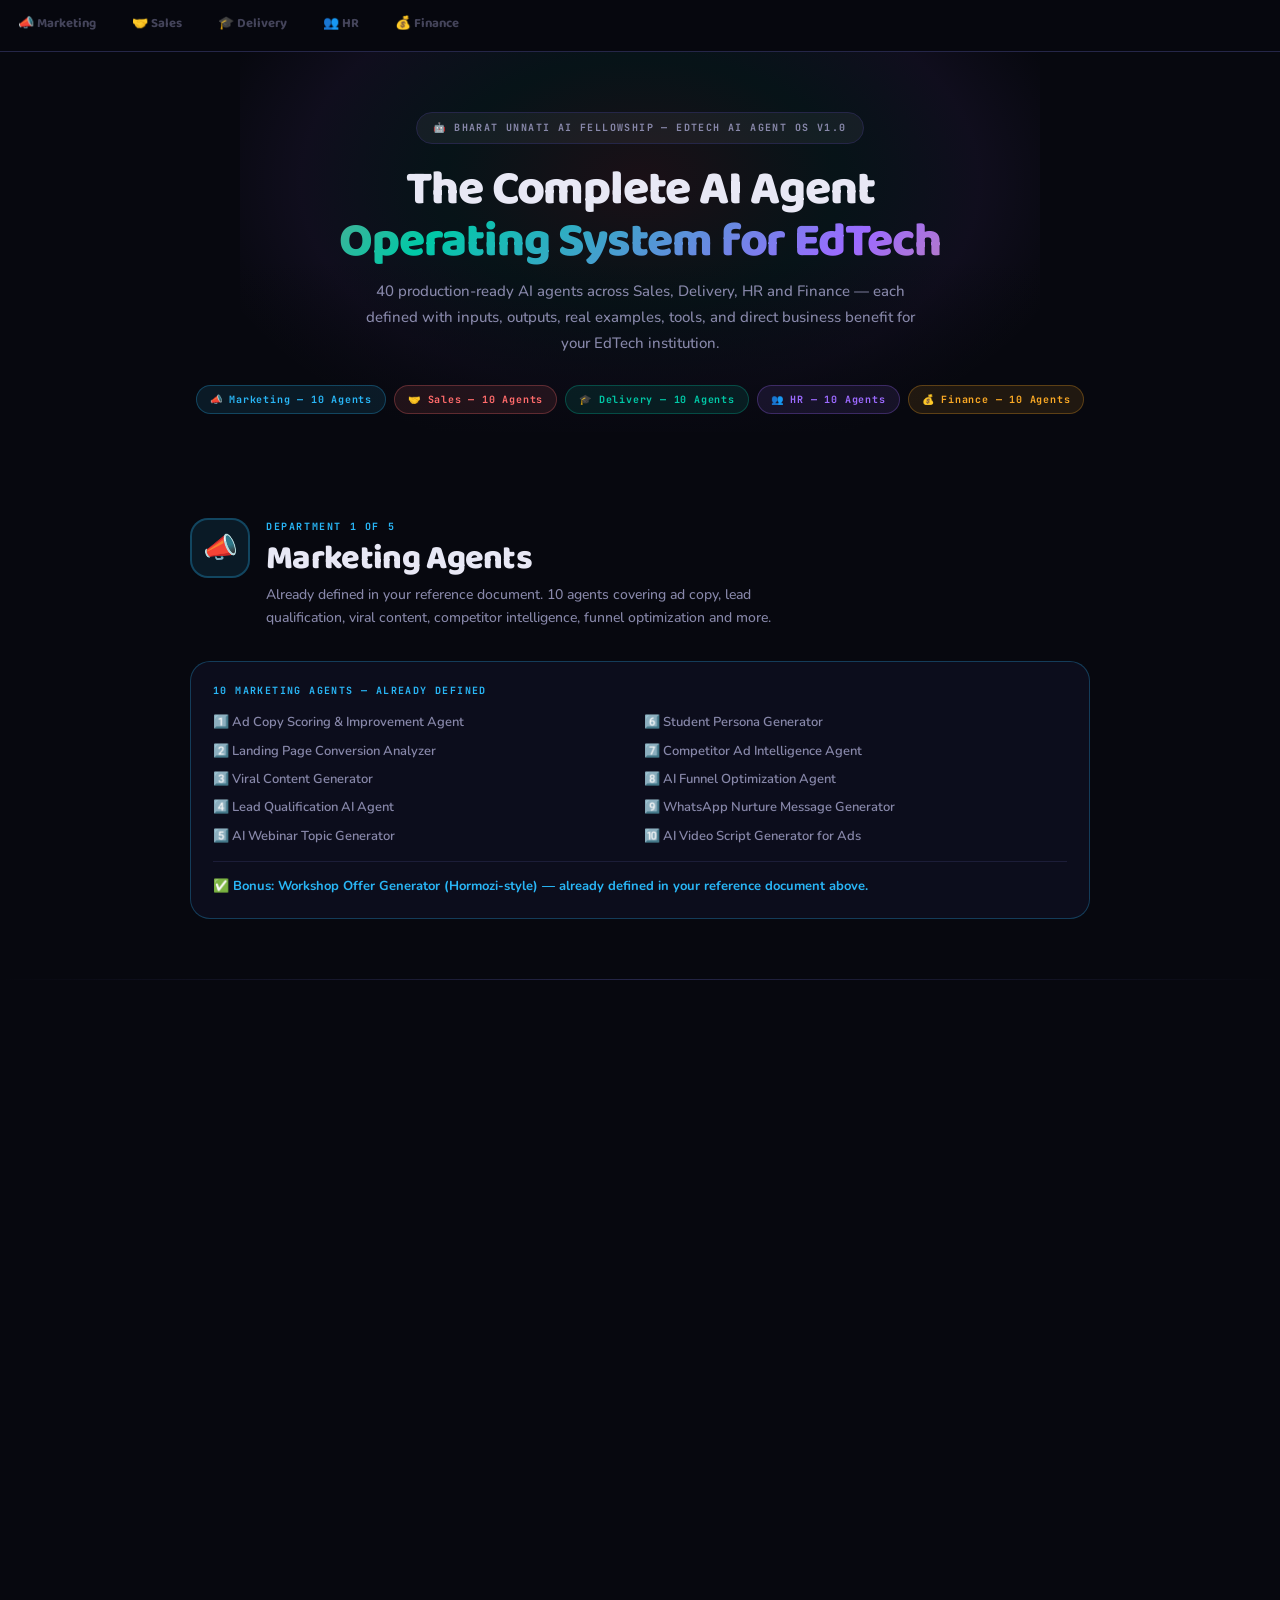
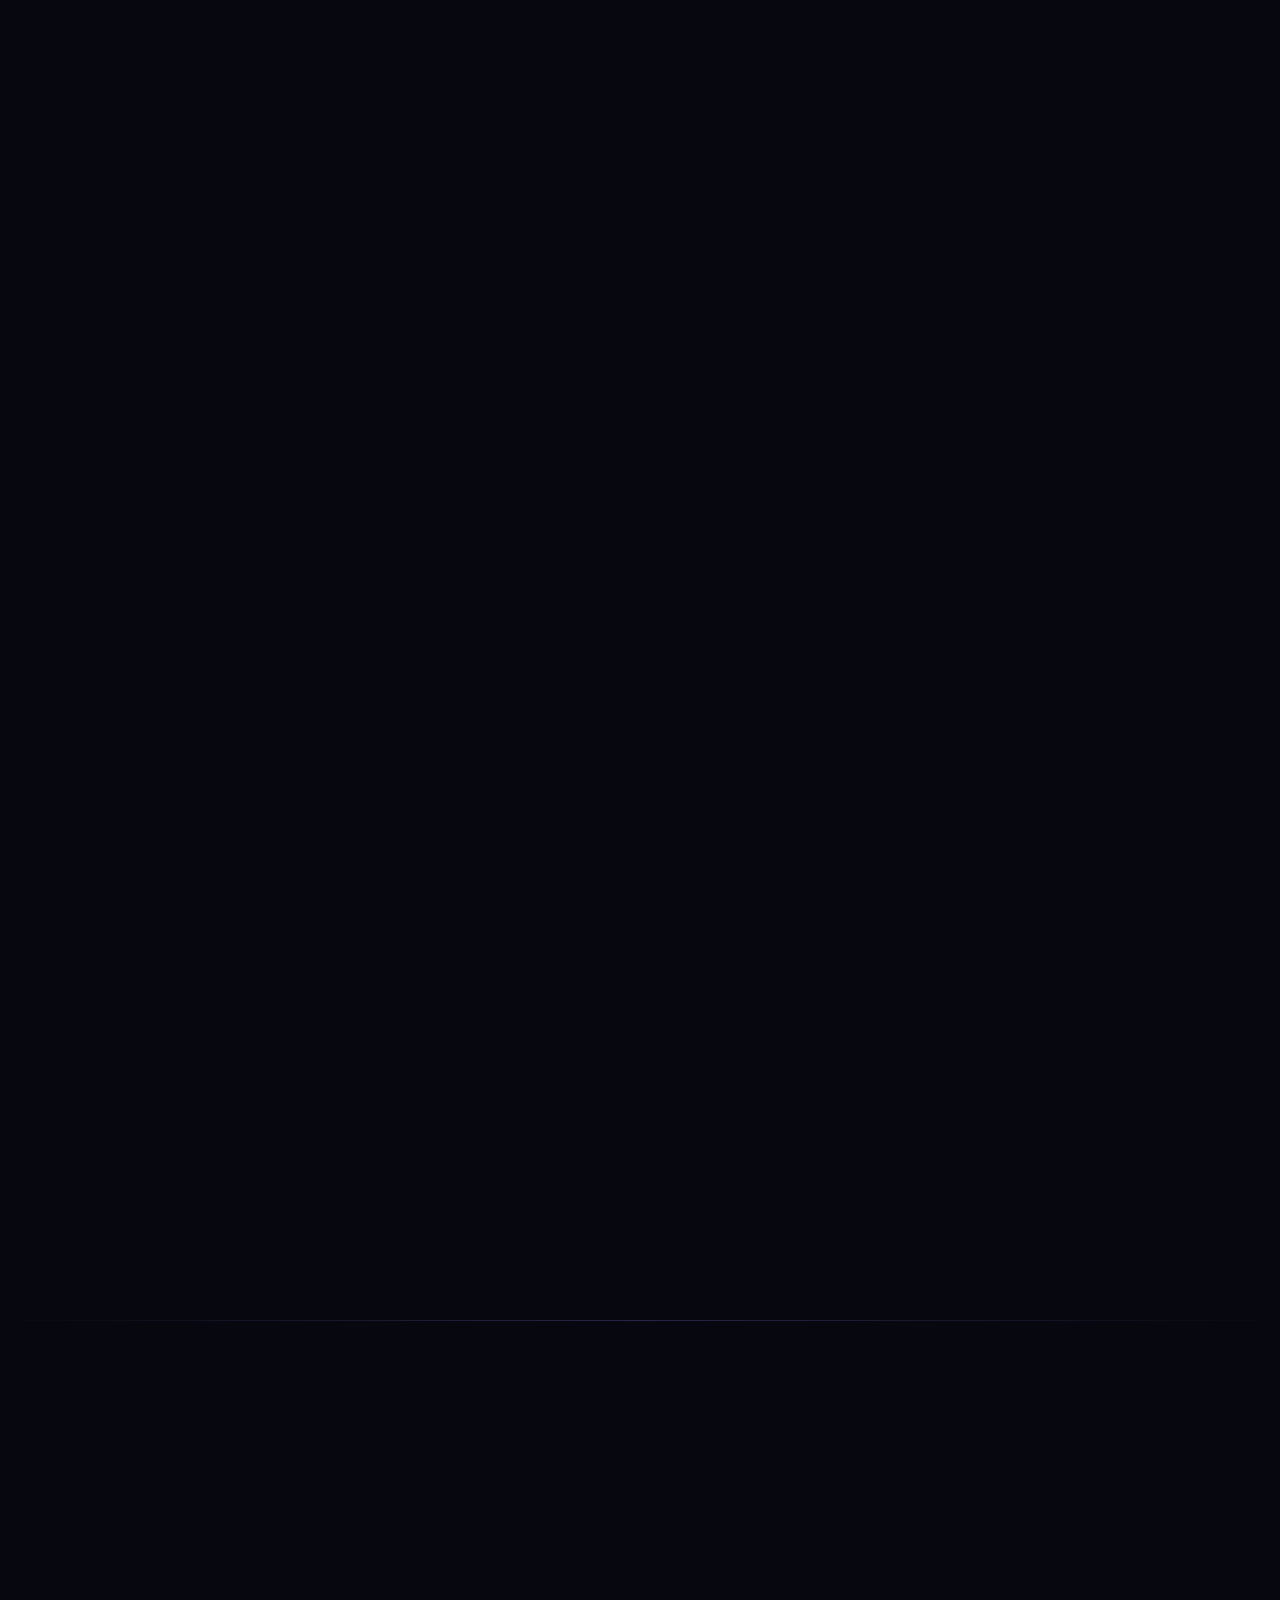
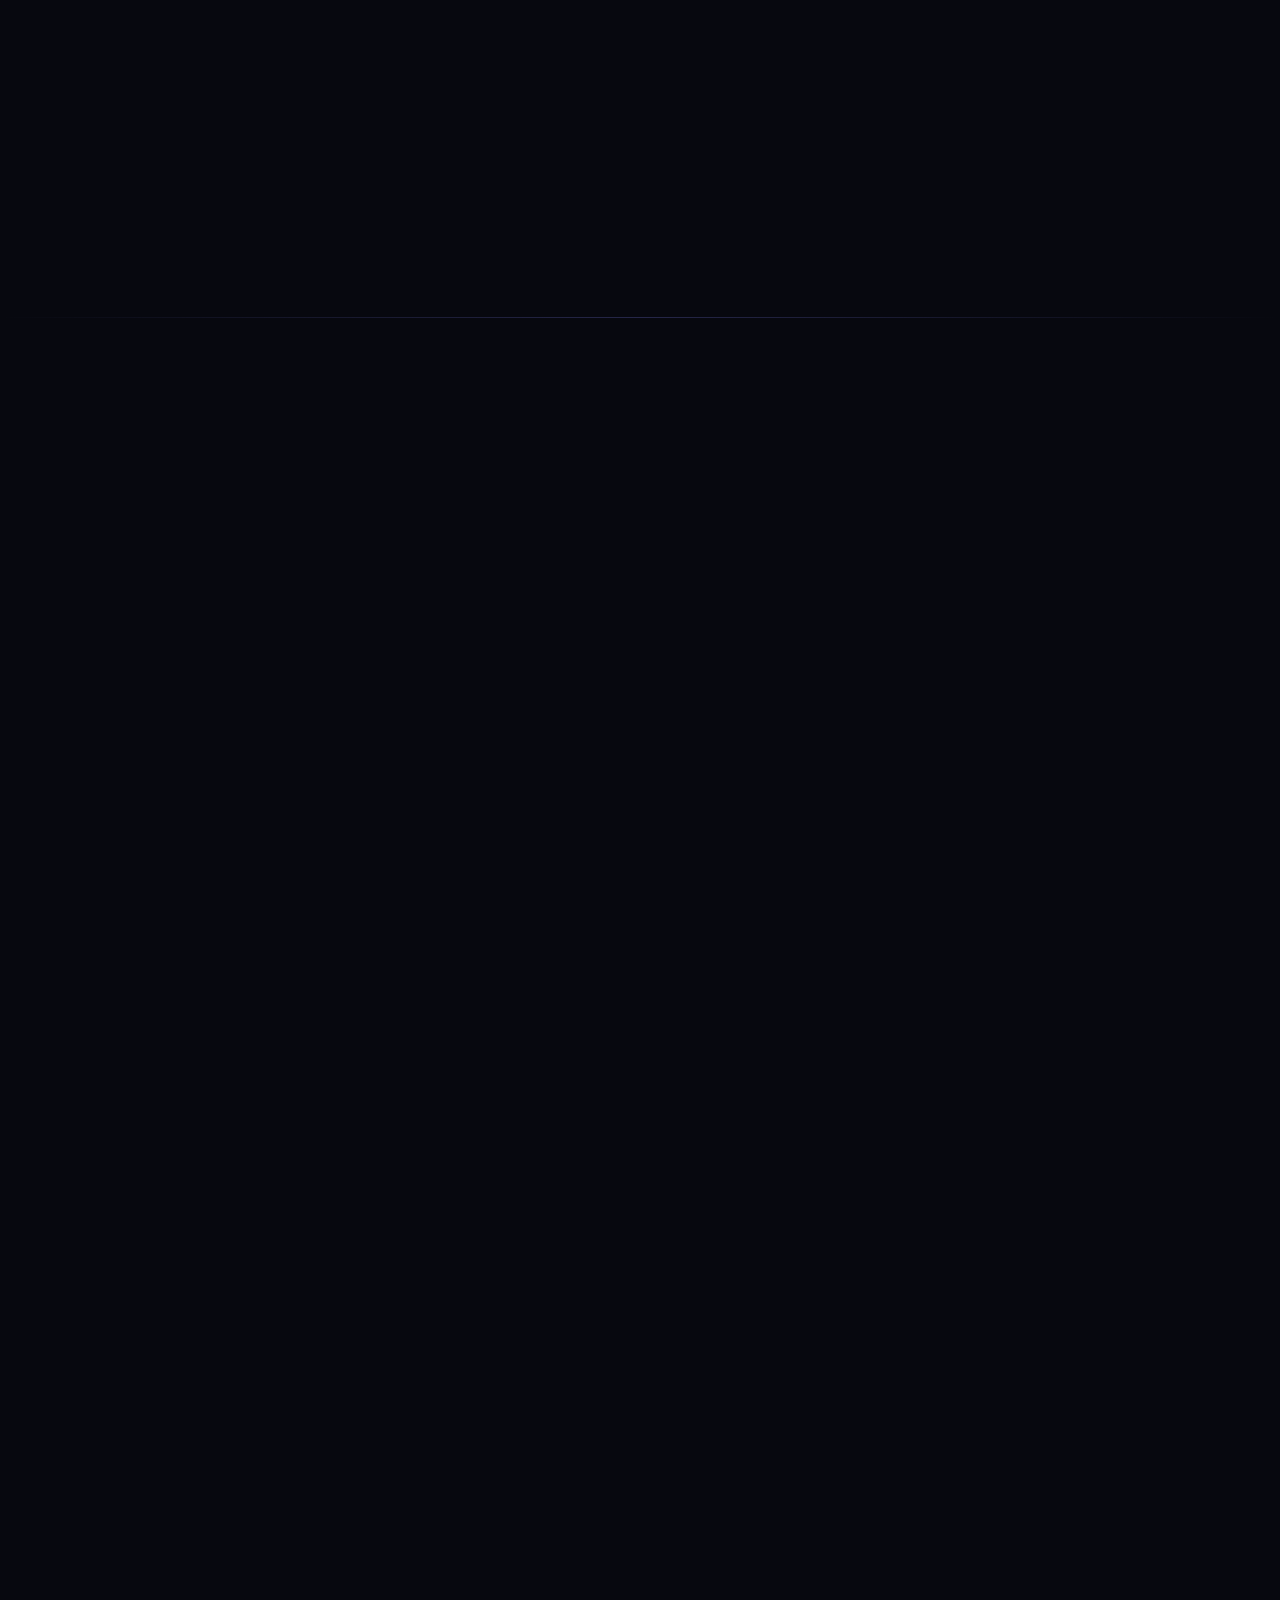
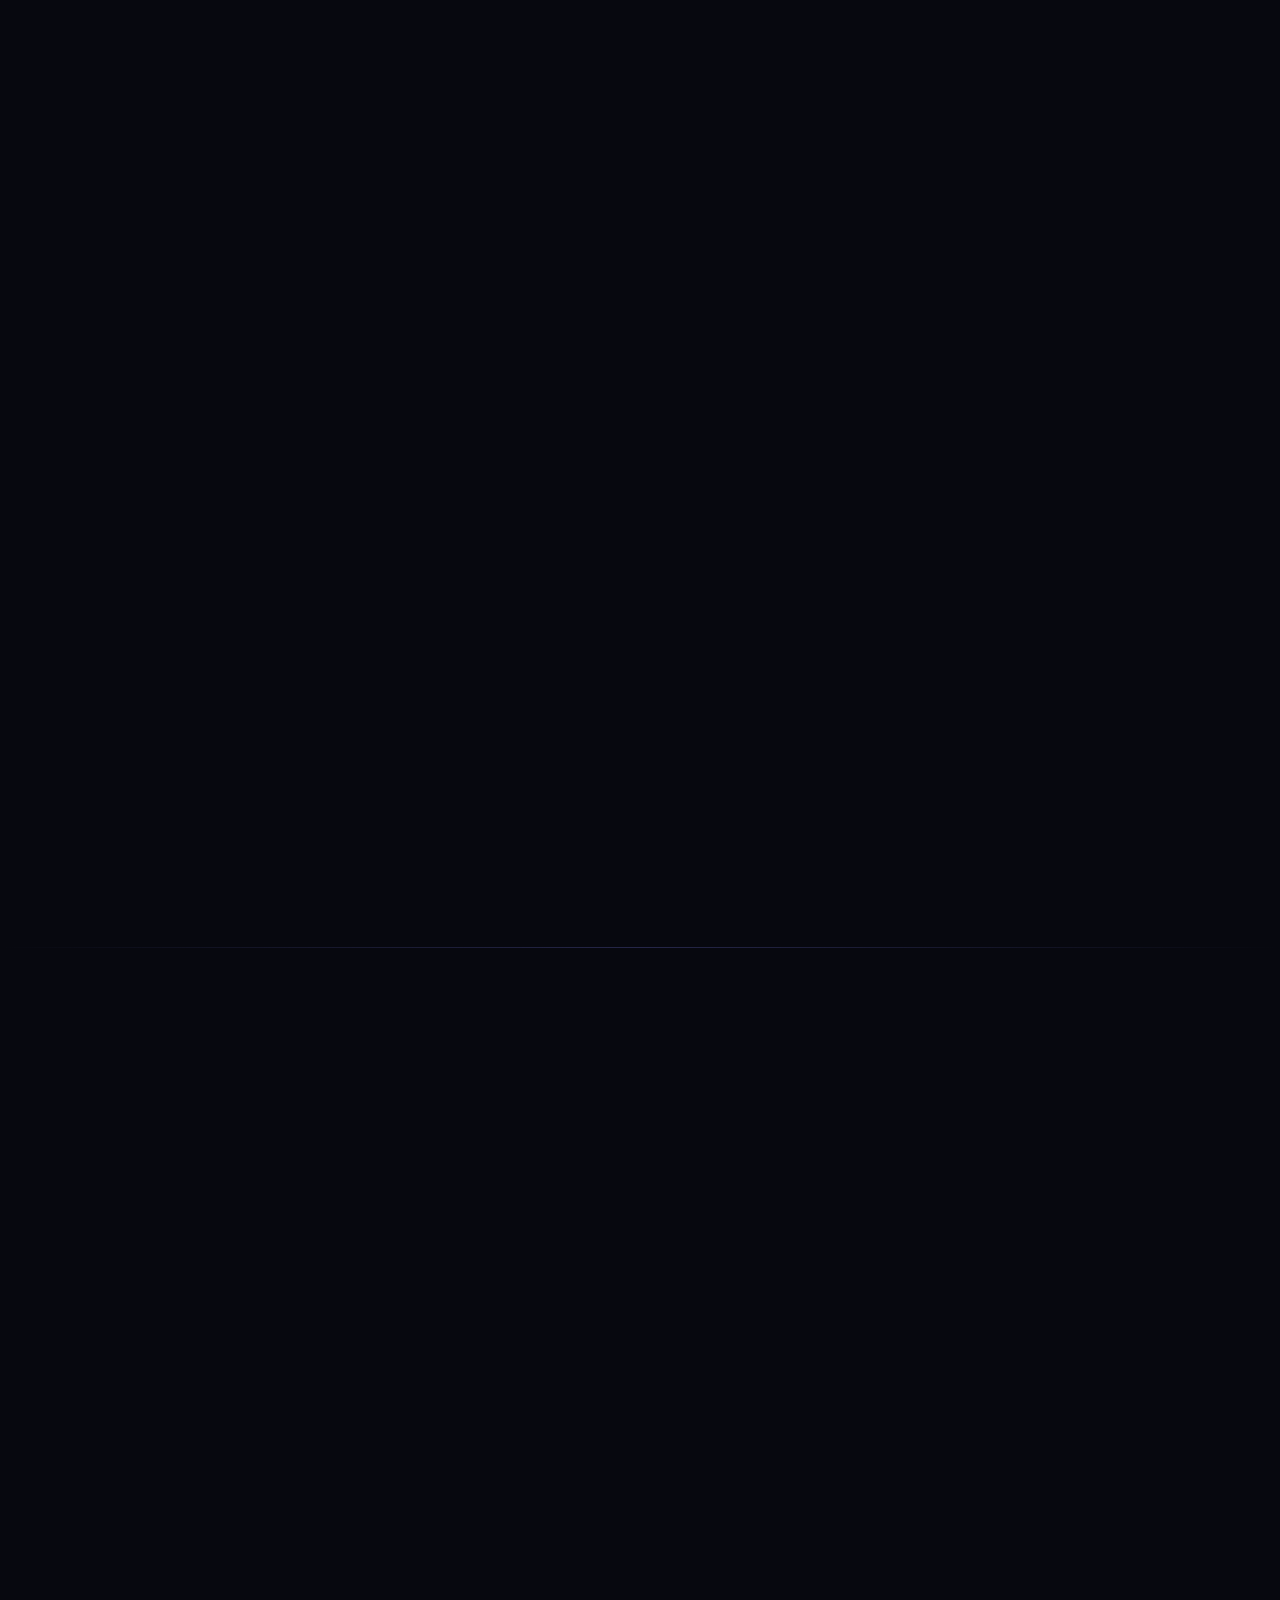
<file: Project_Edtech-AI-Agent-os-complete.html>
<!DOCTYPE html>
<html lang="en">
<head>
<meta charset="UTF-8">
<meta name="viewport" content="width=device-width, initial-scale=1.0">
<title>AI Agent OS for EdTech — Sales · Delivery · HR · Finance</title>
<link href="https://fonts.googleapis.com/css2?family=Baloo+2:wght@400;600;700;800&family=Nunito:wght@400;600;700;800&family=JetBrains+Mono:wght@500;600;700&display=swap" rel="stylesheet">
<style>
:root{
  --bg:#07080F; --bg2:#0C0D1C; --bg3:#111225;
  --border:#1C1D38; --border2:#252648;

  /* department colors */
  --sales:#FF6B6B;    --sales-l:rgba(255,107,107,.1);   --sales-b:rgba(255,107,107,.28);
  --delivery:#00C9A7; --delivery-l:rgba(0,201,167,.1);  --delivery-b:rgba(0,201,167,.28);
  --hr:#9C6AFF;       --hr-l:rgba(156,106,255,.1);      --hr-b:rgba(156,106,255,.28);
  --finance:#F9A825;  --finance-l:rgba(249,168,37,.1);  --finance-b:rgba(249,168,37,.28);
  --mktg:#29B6F6;     --mktg-l:rgba(41,182,246,.1);     --mktg-b:rgba(41,182,246,.28);

  --text:#E8E8F5; --dim:#8888AA; --mut:#44445A;
  --r:12px; --R:20px;
}
*,*::before,*::after{margin:0;padding:0;box-sizing:border-box;}
html{scroll-behavior:smooth;}
body{background:var(--bg);color:var(--text);font-family:'Nunito',sans-serif;font-size:14px;line-height:1.72;overflow-x:hidden;}

/* progress bar */
#pb{position:fixed;top:0;left:0;height:3px;width:0%;z-index:1000;border-radius:0 2px 2px 0;transition:width .1s;}

/* sticky dept nav */
.dept-nav{position:sticky;top:0;z-index:200;background:rgba(7,8,15,.95);backdrop-filter:blur(12px);border-bottom:1px solid var(--border2);display:flex;overflow-x:auto;scrollbar-width:none;}
.dept-nav::-webkit-scrollbar{display:none;}
.dn-btn{flex-shrink:0;padding:13px 18px;font-family:'Baloo 2',cursive;font-size:13px;font-weight:700;color:var(--mut);cursor:pointer;border-bottom:3px solid transparent;transition:all .2s;white-space:nowrap;display:flex;align-items:center;gap:6px;}
.dn-btn:hover{color:var(--dim);}
.dn-btn.active-sales{color:var(--sales);border-bottom-color:var(--sales);}
.dn-btn.active-delivery{color:var(--delivery);border-bottom-color:var(--delivery);}
.dn-btn.active-hr{color:var(--hr);border-bottom-color:var(--hr);}
.dn-btn.active-finance{color:var(--finance);border-bottom-color:var(--finance);}

/* reveal */
.rv{opacity:0;transform:translateY(18px);transition:opacity .55s ease,transform .55s ease;}
.rv.in{opacity:1;transform:none;}
.d1{transition-delay:.08s;}.d2{transition-delay:.16s;}.d3{transition-delay:.24s;}

/* ── HERO ── */
.hero{padding:60px 20px 52px;text-align:center;position:relative;overflow:hidden;}
.hero::before{content:'';position:absolute;width:800px;height:500px;background:radial-gradient(ellipse,rgba(255,107,107,.08) 0%,rgba(0,201,167,.06) 35%,rgba(156,106,255,.06) 60%,transparent 80%);top:-120px;left:50%;transform:translateX(-50%);pointer-events:none;}
.hero::after{content:'';position:absolute;inset:0;background:linear-gradient(to bottom,transparent 50%,var(--bg));pointer-events:none;}

.hero-pill{position:relative;z-index:2;display:inline-flex;align-items:center;gap:7px;background:rgba(255,255,255,.05);border:1px solid var(--border2);border-radius:30px;padding:6px 16px;font-family:'JetBrains Mono',monospace;font-size:10px;font-weight:700;letter-spacing:.14em;text-transform:uppercase;color:var(--dim);margin-bottom:20px;}
.hero h1{position:relative;z-index:2;font-family:'Baloo 2',cursive;font-size:clamp(24px,5.5vw,48px);font-weight:800;line-height:1.1;letter-spacing:-.025em;margin-bottom:10px;}
.h1-line1{color:var(--text);}
.h1-line2{background:linear-gradient(135deg,var(--sales),var(--delivery),var(--hr),var(--finance));-webkit-background-clip:text;-webkit-text-fill-color:transparent;background-clip:text;}
.hero-sub{position:relative;z-index:2;font-size:15px;color:var(--dim);max-width:580px;margin:0 auto 28px;font-weight:500;}

/* dept badges */
.dept-badges{position:relative;z-index:2;display:flex;gap:8px;justify-content:center;flex-wrap:wrap;}
.db{font-family:'JetBrains Mono',monospace;font-size:10px;font-weight:700;padding:5px 13px;border-radius:20px;letter-spacing:.08em;border:1px solid;}

/* ── SECTIONS ── */
section{padding:52px 20px;scroll-margin-top:52px;}
.wrap{max-width:900px;margin:0 auto;}

/* dept header */
.dept-header{display:flex;align-items:flex-start;gap:16px;margin-bottom:32px;}
.dept-icon{width:60px;height:60px;border-radius:18px;display:flex;align-items:center;justify-content:center;font-size:28px;flex-shrink:0;border:2px solid;}
.dept-meta{}
.dept-eyebrow{font-family:'JetBrains Mono',monospace;font-size:10px;font-weight:700;letter-spacing:.16em;text-transform:uppercase;margin-bottom:5px;}
.dept-title{font-family:'Baloo 2',cursive;font-size:clamp(22px,4.5vw,34px);font-weight:800;color:var(--text);line-height:1.12;letter-spacing:-.02em;margin-bottom:5px;}
.dept-desc{font-size:14px;color:var(--dim);font-weight:500;max-width:520px;line-height:1.65;}

/* agent cards grid */
.agents-grid{display:grid;grid-template-columns:1fr 1fr;gap:14px;}
@media(max-width:600px){.agents-grid{grid-template-columns:1fr;}}

/* ── AGENT CARD ── */
.agent-card{background:var(--bg2);border:1px solid var(--border);border-radius:var(--R);overflow:hidden;transition:border-color .2s,transform .2s;}
.agent-card:hover{transform:translateY(-2px);}

.ac-head{padding:16px 18px 14px;display:flex;align-items:flex-start;gap:12px;}
.ac-num{font-family:'Baloo 2',cursive;font-size:15px;font-weight:800;width:36px;height:36px;border-radius:10px;display:flex;align-items:center;justify-content:center;flex-shrink:0;}
.ac-info{}
.ac-label{font-family:'JetBrains Mono',monospace;font-size:10px;font-weight:700;letter-spacing:.1em;text-transform:uppercase;margin-bottom:4px;}
.ac-name{font-family:'Baloo 2',cursive;font-size:17px;font-weight:800;color:var(--text);line-height:1.2;}

.ac-body{padding:0 18px 16px;display:flex;flex-direction:column;gap:10px;}

/* what it does */
.ac-what{font-size:13px;color:var(--dim);font-weight:500;line-height:1.65;}

/* io row */
.io-row{display:grid;grid-template-columns:1fr 1fr;gap:8px;}
@media(max-width:440px){.io-row{grid-template-columns:1fr;}}
.io-box{background:var(--bg3);border-radius:var(--r);padding:10px 12px;border:1px solid var(--border);}
.io-label{font-family:'JetBrains Mono',monospace;font-size:9px;font-weight:700;letter-spacing:.12em;text-transform:uppercase;margin-bottom:5px;}
.io-items{list-style:none;display:flex;flex-direction:column;gap:3px;}
.io-items li{font-size:12.5px;font-weight:600;color:var(--dim);display:flex;gap:5px;align-items:flex-start;line-height:1.45;}
.io-items li::before{content:'▸';flex-shrink:0;font-size:10px;margin-top:2px;}

/* example */
.ac-example{background:var(--bg3);border-radius:var(--r);padding:10px 13px;border-left:3px solid;}
.ex-label{font-family:'JetBrains Mono',monospace;font-size:9px;font-weight:700;letter-spacing:.12em;text-transform:uppercase;margin-bottom:4px;color:var(--mut);}
.ex-text{font-size:12.5px;font-weight:600;color:var(--dim);font-style:italic;line-height:1.55;}
.ex-text strong{font-style:normal;font-weight:700;}

/* benefit */
.ac-benefit{display:flex;align-items:flex-start;gap:8px;background:rgba(255,255,255,.03);border-radius:var(--r);padding:9px 12px;border:1px solid var(--border2);}
.benefit-icon{font-size:16px;flex-shrink:0;}
.benefit-text{font-size:12.5px;font-weight:700;color:var(--text);line-height:1.45;}

/* tools */
.ac-tools{display:flex;flex-wrap:wrap;gap:5px;}
.tool-chip{font-family:'JetBrains Mono',monospace;font-size:10px;font-weight:700;padding:2px 8px;border-radius:6px;background:var(--bg3);border:1px solid var(--border);color:var(--mut);}

/* BONUS card */
.bonus-card{background:var(--bg2);border-radius:var(--R);padding:20px 20px;border:2px solid;margin-top:16px;}
.bonus-head{font-family:'JetBrains Mono',monospace;font-size:10px;font-weight:800;letter-spacing:.16em;text-transform:uppercase;margin-bottom:10px;}
.bonus-title{font-family:'Baloo 2',cursive;font-size:18px;font-weight:800;color:var(--text);margin-bottom:6px;}
.bonus-desc{font-size:13.5px;color:var(--dim);font-weight:500;margin-bottom:12px;line-height:1.65;}
.bonus-items{list-style:none;display:flex;flex-direction:column;gap:5px;}
.bonus-items li{font-size:13px;font-weight:700;color:var(--dim);display:flex;gap:7px;align-items:flex-start;}

/* START WITH strip */
.start-strip{background:var(--bg2);border-radius:var(--R);padding:18px 20px;margin-top:16px;border:1px solid var(--border2);display:flex;flex-direction:column;gap:10px;}
.ss-title{font-family:'Baloo 2',cursive;font-size:15px;font-weight:800;margin-bottom:2px;display:flex;align-items:center;gap:8px;}
.ss-items{display:flex;flex-direction:column;gap:8px;}
.ss-item{display:flex;gap:10px;align-items:flex-start;font-size:13px;font-weight:700;color:var(--dim);}
.ss-rank{font-family:'Baloo 2',cursive;font-size:14px;font-weight:800;flex-shrink:0;line-height:1.4;}

/* divider */
.dv{border:none;height:1px;margin:8px 0 36px;background:linear-gradient(to right,transparent,var(--border2),transparent);}

/* pill utilities */
.pill{display:inline-flex;align-items:center;font-family:'JetBrains Mono',monospace;font-size:10px;font-weight:700;padding:2px 8px;border-radius:8px;text-transform:uppercase;letter-spacing:.07em;}

/* footer */
.doc-footer{text-align:center;padding:36px 20px;border-top:1px solid var(--border);color:var(--mut);font-size:12px;font-weight:600;}
.doc-footer span{color:var(--finance);}
</style>
</head>
<body>

<div id="pb"></div>

<!-- sticky nav -->
<div class="dept-nav" id="deptNav">
  <div class="dn-btn" id="nav-marketing" onclick="scrollTo('s-marketing')">📣 Marketing</div>
  <div class="dn-btn" id="nav-sales" onclick="scrollTo('s-sales')">🤝 Sales</div>
  <div class="dn-btn" id="nav-delivery" onclick="scrollTo('s-delivery')">🎓 Delivery</div>
  <div class="dn-btn" id="nav-hr" onclick="scrollTo('s-hr')">👥 HR</div>
  <div class="dn-btn" id="nav-finance" onclick="scrollTo('s-finance')">💰 Finance</div>
</div>

<!-- HERO -->
<div class="hero">
  <div class="hero-pill">🤖 Bharat Unnati AI Fellowship — EdTech AI Agent OS v1.0</div>
  <h1>
    <div class="h1-line1">The Complete AI Agent</div>
    <div class="h1-line2">Operating System for EdTech</div>
  </h1>
  <p class="hero-sub">40 production-ready AI agents across Sales, Delivery, HR and Finance — each defined with inputs, outputs, real examples, tools, and direct business benefit for your EdTech institution.</p>
  <div class="dept-badges">
    <span class="db" style="color:var(--mktg);border-color:var(--mktg-b);background:var(--mktg-l);">📣 Marketing — 10 Agents</span>
    <span class="db" style="color:var(--sales);border-color:var(--sales-b);background:var(--sales-l);">🤝 Sales — 10 Agents</span>
    <span class="db" style="color:var(--delivery);border-color:var(--delivery-b);background:var(--delivery-l);">🎓 Delivery — 10 Agents</span>
    <span class="db" style="color:var(--hr);border-color:var(--hr-b);background:var(--hr-l);">👥 HR — 10 Agents</span>
    <span class="db" style="color:var(--finance);border-color:var(--finance-b);background:var(--finance-l);">💰 Finance — 10 Agents</span>
  </div>
</div>

<!-- ════════════════════════════════════════
     REFERENCE: MARKETING (from doc)
════════════════════════════════════════ -->
<section id="s-marketing">
<div class="wrap">

  <div class="dept-header rv">
    <div class="dept-icon" style="background:var(--mktg-l);border-color:var(--mktg-b);">📣</div>
    <div class="dept-meta">
      <div class="dept-eyebrow" style="color:var(--mktg);">Department 1 of 5</div>
      <div class="dept-title">Marketing Agents</div>
      <div class="dept-desc">Already defined in your reference document. 10 agents covering ad copy, lead qualification, viral content, competitor intelligence, funnel optimization and more.</div>
    </div>
  </div>

  <div style="background:var(--bg2);border:1px solid var(--mktg-b);border-radius:var(--R);padding:20px 22px;" class="rv d1">
    <div style="font-family:'JetBrains Mono',monospace;font-size:10px;font-weight:700;letter-spacing:.14em;text-transform:uppercase;color:var(--mktg);margin-bottom:12px;">10 Marketing Agents — Already Defined</div>
    <div style="display:grid;grid-template-columns:1fr 1fr;gap:8px;">
      <div style="font-size:13px;color:var(--dim);font-weight:600;display:flex;flex-direction:column;gap:6px;">
        <span>1️⃣ Ad Copy Scoring & Improvement Agent</span>
        <span>2️⃣ Landing Page Conversion Analyzer</span>
        <span>3️⃣ Viral Content Generator</span>
        <span>4️⃣ Lead Qualification AI Agent</span>
        <span>5️⃣ AI Webinar Topic Generator</span>
      </div>
      <div style="font-size:13px;color:var(--dim);font-weight:600;display:flex;flex-direction:column;gap:6px;">
        <span>6️⃣ Student Persona Generator</span>
        <span>7️⃣ Competitor Ad Intelligence Agent</span>
        <span>8️⃣ AI Funnel Optimization Agent</span>
        <span>9️⃣ WhatsApp Nurture Message Generator</span>
        <span>🔟 AI Video Script Generator for Ads</span>
      </div>
    </div>
    <div style="margin-top:14px;padding-top:13px;border-top:1px solid var(--border);font-size:13px;color:var(--mktg);font-weight:700;">
      ✅ Bonus: Workshop Offer Generator (Hormozi-style) — already defined in your reference document above.
    </div>
  </div>

</div>
</section>

<div class="dv"></div>

<!-- ════════════════════════════════════════
     SALES AGENTS
════════════════════════════════════════ -->
<section id="s-sales">
<div class="wrap">

  <div class="dept-header rv">
    <div class="dept-icon" style="background:var(--sales-l);border-color:var(--sales-b);">🤝</div>
    <div class="dept-meta">
      <div class="dept-eyebrow" style="color:var(--sales);">Department 2 of 5</div>
      <div class="dept-title">Sales Process Agents</div>
      <div class="dept-desc">Convert leads into enrolled students. These agents handle every stage from first contact to enrollment — qualification, objections, follow-ups, upsell, and seat-filling — so your sales team closes more with less effort.</div>
    </div>
  </div>

  <div class="agents-grid">

    <!-- 1 -->
    <div class="agent-card rv d1" style="border-color:var(--sales-b);">
      <div class="ac-head" style="border-bottom:1px solid var(--border);">
        <div class="ac-num" style="background:var(--sales-l);color:var(--sales);">1</div>
        <div class="ac-info">
          <div class="ac-label" style="color:var(--sales);">Sales Agent 01</div>
          <div class="ac-name">AI Student Enrollment Closer</div>
        </div>
      </div>
      <div class="ac-body">
        <div class="ac-what">Analyzes a warm lead's profile and conversation history, then generates a personalized closing script — tailored to the student's specific dream outcome, objection pattern, and emotional triggers. Tells the counsellor exactly what to say.</div>
        <div class="io-row">
          <div class="io-box">
            <div class="io-label" style="color:var(--sales);">Input</div>
            <ul class="io-items">
              <li>Lead form data (name, course interest, budget)</li>
              <li>WhatsApp conversation transcript</li>
              <li>Workshop attendance status</li>
            </ul>
          </div>
          <div class="io-box">
            <div class="io-label" style="color:var(--delivery);">Output</div>
            <ul class="io-items">
              <li>Personalized closing script (3–5 lines)</li>
              <li>Top 2 objections to expect</li>
              <li>Responses to each objection</li>
              <li>Recommended offer/discount framing</li>
            </ul>
          </div>
        </div>
        <div class="ac-example" style="border-color:var(--sales-b);">
          <div class="ex-label">Example Output</div>
          <div class="ex-text"><strong>"Rahul, you mentioned you're worried about placement. Let me show you exactly what our last 3 students who had the same fear now earn — and what they built in Week 8."</strong></div>
        </div>
        <div class="ac-benefit">
          <div class="benefit-icon">📈</div>
          <div class="benefit-text">Increases counsellor conversion rate by 30–40%. Every closing conversation is now data-driven, not dependent on individual skill.</div>
        </div>
        <div class="ac-tools">
          <span class="tool-chip">n8n</span><span class="tool-chip">CRM Webhook</span><span class="tool-chip">Claude/GPT</span><span class="tool-chip">WhatsApp API</span>
        </div>
      </div>
    </div>

    <!-- 2 -->
    <div class="agent-card rv d2">
      <div class="ac-head" style="border-bottom:1px solid var(--border);">
        <div class="ac-num" style="background:var(--sales-l);color:var(--sales);">2</div>
        <div class="ac-info">
          <div class="ac-label" style="color:var(--sales);">Sales Agent 02</div>
          <div class="ac-name">Objection Handler Agent</div>
        </div>
      </div>
      <div class="ac-body">
        <div class="ac-what">When a lead says "I'll think about it", "fees is too high", or "not the right time" — the agent instantly generates 3 evidence-based, empathetic responses calibrated to Indian students' specific context (family approval, EMI concern, placement fear).</div>
        <div class="io-row">
          <div class="io-box">
            <div class="io-label" style="color:var(--sales);">Input</div>
            <ul class="io-items">
              <li>Exact objection text/phrase</li>
              <li>Student profile (city, background)</li>
              <li>Course being sold</li>
            </ul>
          </div>
          <div class="io-box">
            <div class="io-label" style="color:var(--delivery);">Output</div>
            <ul class="io-items">
              <li>3 response options (soft / direct / story)</li>
              <li>Best option recommended</li>
              <li>Follow-up question to ask</li>
            </ul>
          </div>
        </div>
        <div class="ac-example" style="border-color:var(--sales-b);">
          <div class="ex-label">Objection → Response</div>
          <div class="ex-text">Objection: <strong>"₹35,000 is too much."</strong> → Response: <strong>"Samajh sakta hoon. Let me show you the math — by Month 3, most of our partners have already earned this back from real projects."</strong></div>
        </div>
        <div class="ac-benefit">
          <div class="benefit-icon">🎯</div>
          <div class="benefit-text">Eliminates "I don't know what to say" moments for new counsellors. Makes every sales conversation handled with the wisdom of your best closer.</div>
        </div>
        <div class="ac-tools">
          <span class="tool-chip">n8n</span><span class="tool-chip">Claude/GPT</span><span class="tool-chip">Google Sheets</span>
        </div>
      </div>
    </div>

    <!-- 3 -->
    <div class="agent-card rv d1">
      <div class="ac-head" style="border-bottom:1px solid var(--border);">
        <div class="ac-num" style="background:var(--sales-l);color:var(--sales);">3</div>
        <div class="ac-info">
          <div class="ac-label" style="color:var(--sales);">Sales Agent 03</div>
          <div class="ac-name">Parent Conversation Preparation Agent</div>
        </div>
      </div>
      <div class="ac-body">
        <div class="ac-what">In Indian EdTech, parents often make the final decision. This agent generates a complete parent conversation guide — tailored to the parent's likely concerns (ROI, credibility, job guarantee) based on the student's profile and city tier.</div>
        <div class="io-row">
          <div class="io-box">
            <div class="io-label" style="color:var(--sales);">Input</div>
            <ul class="io-items">
              <li>Student name, course, city tier</li>
              <li>Parent's profession (if known)</li>
              <li>Previous conversation context</li>
            </ul>
          </div>
          <div class="io-box">
            <div class="io-label" style="color:var(--delivery);">Output</div>
            <ul class="io-items">
              <li>Hindi + English conversation script</li>
              <li>ROI explanation in simple language</li>
              <li>3 credibility proof points</li>
              <li>How to explain the income guarantee</li>
            </ul>
          </div>
        </div>
        <div class="ac-example" style="border-color:var(--sales-b);">
          <div class="ex-label">Example Output (Hindi)</div>
          <div class="ex-text"><strong>"Uncle, ₹35,000 mein AICTE certificate + real project experience + ₹10,000 guaranteed income. Teen mahine mein paise wapas."</strong></div>
        </div>
        <div class="ac-benefit">
          <div class="benefit-icon">👨‍👩‍👧</div>
          <div class="benefit-text">Critical for Tier 2/3 cities where parent approval drives 70%+ of enrollment decisions. Solves the biggest conversion bottleneck in Indian EdTech.</div>
        </div>
        <div class="ac-tools">
          <span class="tool-chip">n8n</span><span class="tool-chip">Claude/GPT</span><span class="tool-chip">WhatsApp Template</span>
        </div>
      </div>
    </div>

    <!-- 4 -->
    <div class="agent-card rv d2">
      <div class="ac-head" style="border-bottom:1px solid var(--border);">
        <div class="ac-num" style="background:var(--sales-l);color:var(--sales);">4</div>
        <div class="ac-info">
          <div class="ac-label" style="color:var(--sales);">Sales Agent 04</div>
          <div class="ac-name">Batch Seat-Filling Urgency Agent</div>
        </div>
      </div>
      <div class="ac-body">
        <div class="ac-what">7 days before a batch closes, this agent automatically identifies all warm leads who haven't enrolled, analyzes why they haven't converted, and generates personalized urgency messages — with honest scarcity framing (actual seats remaining, not fake timers).</div>
        <div class="io-row">
          <div class="io-box">
            <div class="io-label" style="color:var(--sales);">Input</div>
            <ul class="io-items">
              <li>Warm leads list from CRM</li>
              <li>Seats remaining (actual count)</li>
              <li>Days to batch start</li>
              <li>Each lead's last touchpoint</li>
            </ul>
          </div>
          <div class="io-box">
            <div class="io-label" style="color:var(--delivery);">Output</div>
            <ul class="io-items">
              <li>Personalized WhatsApp message per lead</li>
              <li>Specific reason to act now (not generic)</li>
              <li>Counsellor call priority list</li>
            </ul>
          </div>
        </div>
        <div class="ac-example" style="border-color:var(--sales-b);">
          <div class="ex-label">Auto-generated WhatsApp</div>
          <div class="ex-text"><strong>"Priya, 3 seats bache hain Saturday ke batch mein. Tumne last week workshop attend ki thi — ek final doubt hai toh 5 min baat karte hain?"</strong></div>
        </div>
        <div class="ac-benefit">
          <div class="benefit-icon">⏰</div>
          <div class="benefit-text">Fills batches to capacity without last-minute panic discounting. Honest urgency converts faster than manufactured pressure.</div>
        </div>
        <div class="ac-tools">
          <span class="tool-chip">n8n Scheduler</span><span class="tool-chip">CRM API</span><span class="tool-chip">WhatsApp Business</span><span class="tool-chip">Claude</span>
        </div>
      </div>
    </div>

    <!-- 5 -->
    <div class="agent-card rv d1">
      <div class="ac-head" style="border-bottom:1px solid var(--border);">
        <div class="ac-num" style="background:var(--sales-l);color:var(--sales);">5</div>
        <div class="ac-info">
          <div class="ac-label" style="color:var(--sales);">Sales Agent 05</div>
          <div class="ac-name">Referral Generation Agent</div>
        </div>
      </div>
      <div class="ac-body">
        <div class="ac-what">Triggered 2 weeks after enrollment, this agent identifies your happiest students (high engagement, positive messages), generates a personalized referral ask, and creates a shareable message they can forward to their college friends — making referral a systematic process, not accidental.</div>
        <div class="io-row">
          <div class="io-box">
            <div class="io-label" style="color:var(--sales);">Input</div>
            <ul class="io-items">
              <li>Student engagement data</li>
              <li>Positive sentiment signals</li>
              <li>Student's college / network</li>
            </ul>
          </div>
          <div class="io-box">
            <div class="io-label" style="color:var(--delivery);">Output</div>
            <ul class="io-items">
              <li>Personal referral request message</li>
              <li>Shareable forward text for student</li>
              <li>Referral incentive framing</li>
            </ul>
          </div>
        </div>
        <div class="ac-example" style="border-color:var(--sales-b);">
          <div class="ex-label">Shareable Forward (student sends to friend)</div>
          <div class="ex-text"><strong>"Bhai, main Bharat Unnati ka Project Paisa kar raha hoon — already ₹20K earn kar liya Week 8 mein. Tujhe genuinely recommend karunga. Link yeh hai 👇"</strong></div>
        </div>
        <div class="ac-benefit">
          <div class="benefit-icon">🔗</div>
          <div class="benefit-text">Referral leads convert 4× better than cold leads and cost ₹0 in acquisition. Systematizing this one behavior can fill 30–40% of seats organically.</div>
        </div>
        <div class="ac-tools">
          <span class="tool-chip">n8n Trigger</span><span class="tool-chip">LMS Data</span><span class="tool-chip">WhatsApp API</span><span class="tool-chip">Claude</span>
        </div>
      </div>
    </div>

    <!-- 6 -->
    <div class="agent-card rv d2">
      <div class="ac-head" style="border-bottom:1px solid var(--border);">
        <div class="ac-num" style="background:var(--sales-l);color:var(--sales);">6</div>
        <div class="ac-info">
          <div class="ac-label" style="color:var(--sales);">Sales Agent 06</div>
          <div class="ac-name">Re-Engagement Agent for Lost Leads</div>
        </div>
      </div>
      <div class="ac-body">
        <div class="ac-what">Leads who went cold 30–90 days ago are a goldmine. This agent analyzes WHY each lead went cold (price? timing? competition?), then generates a context-aware re-engagement message timed to a new trigger event (new batch, success story, fee offer).</div>
        <div class="io-row">
          <div class="io-box">
            <div class="io-label" style="color:var(--sales);">Input</div>
            <ul class="io-items">
              <li>Cold lead database (30–90 day)</li>
              <li>Last conversation notes</li>
              <li>New hook / trigger event</li>
            </ul>
          </div>
          <div class="io-box">
            <div class="io-label" style="color:var(--delivery);">Output</div>
            <ul class="io-items">
              <li>Re-engagement message per lead</li>
              <li>New angle different from last time</li>
              <li>Best time to send (day + hour)</li>
            </ul>
          </div>
        </div>
        <div class="ac-example" style="border-color:var(--sales-b);">
          <div class="ex-label">Re-engagement Example</div>
          <div class="ex-text"><strong>"Karan, 3 months pehle baat ki thi. Tab fees concern thi — ab EMI option add ki hai: ₹12,000 × 3. Aur Arjun ne last batch mein already ₹24,000 earn kar liya. Ek call karein?"</strong></div>
        </div>
        <div class="ac-benefit">
          <div class="benefit-icon">♻️</div>
          <div class="benefit-text">Revives leads you paid to acquire but never converted. A 10% re-engagement rate on 500 cold leads = 50 additional enrollments.</div>
        </div>
        <div class="ac-tools">
          <span class="tool-chip">n8n Scheduler</span><span class="tool-chip">CRM Webhook</span><span class="tool-chip">Claude/Groq</span>
        </div>
      </div>
    </div>

    <!-- 7 -->
    <div class="agent-card rv d1">
      <div class="ac-head" style="border-bottom:1px solid var(--border);">
        <div class="ac-num" style="background:var(--sales-l);color:var(--sales);">7</div>
        <div class="ac-info">
          <div class="ac-label" style="color:var(--sales);">Sales Agent 07</div>
          <div class="ac-name">Upsell & Cross-Sell Recommendation Agent</div>
        </div>
      </div>
      <div class="ac-body">
        <div class="ac-what">After a student completes Module 1 (n8n), this agent analyzes their project performance and learning pace, then generates a personalized upsell recommendation — framed around their specific career goal — for Module 2 (CrewAI) or the premium full-stack track.</div>
        <div class="io-row">
          <div class="io-box">
            <div class="io-label" style="color:var(--sales);">Input</div>
            <ul class="io-items">
              <li>Module 1 completion status</li>
              <li>Project performance scores</li>
              <li>Student's stated career goal</li>
            </ul>
          </div>
          <div class="io-box">
            <div class="io-label" style="color:var(--delivery);">Output</div>
            <ul class="io-items">
              <li>Upsell message personalized to career goal</li>
              <li>ROI calculation for the upgrade</li>
              <li>Best offer/bundle recommendation</li>
            </ul>
          </div>
        </div>
        <div class="ac-example" style="border-color:var(--sales-b);">
          <div class="ex-label">Personalized Upsell</div>
          <div class="ex-text"><strong>"Ananya, n8n mein tujhe 9/10 mila. CrewAI add kar leti hai toh healthcare AI projects access hote hain — jo ₹75,000–1.5L range ke hain. Yeh next step hai tere liye."</strong></div>
        </div>
        <div class="ac-benefit">
          <div class="benefit-icon">💎</div>
          <div class="benefit-text">Increases average revenue per student by 40–60%. Personalized upsells convert 3× better than generic upgrade emails.</div>
        </div>
        <div class="ac-tools">
          <span class="tool-chip">LMS Data</span><span class="tool-chip">n8n</span><span class="tool-chip">Claude</span><span class="tool-chip">Razorpay Link</span>
        </div>
      </div>
    </div>

    <!-- 8 -->
    <div class="agent-card rv d2">
      <div class="ac-head" style="border-bottom:1px solid var(--border);">
        <div class="ac-num" style="background:var(--sales-l);color:var(--sales);">8</div>
        <div class="ac-info">
          <div class="ac-label" style="color:var(--sales);">Sales Agent 08</div>
          <div class="ac-name">Testimonial & Social Proof Harvester</div>
        </div>
      </div>
      <div class="ac-body">
        <div class="ac-what">After every project delivery, this agent automatically reaches out to the student, collects a structured success story (what they built, what they earned, how they feel), formats it into a testimonial, and generates a WhatsApp-ready social proof card for the sales team to use immediately.</div>
        <div class="io-row">
          <div class="io-box">
            <div class="io-label" style="color:var(--sales);">Input</div>
            <ul class="io-items">
              <li>Project completion trigger (from CRM)</li>
              <li>Student earnings amount</li>
              <li>Project type and industry</li>
            </ul>
          </div>
          <div class="io-box">
            <div class="io-label" style="color:var(--delivery);">Output</div>
            <ul class="io-items">
              <li>Structured testimonial (3 formats)</li>
              <li>WhatsApp-shareable proof message</li>
              <li>LinkedIn post draft for student</li>
              <li>Landing page quote extract</li>
            </ul>
          </div>
        </div>
        <div class="ac-example" style="border-color:var(--sales-b);">
          <div class="ex-label">Auto-Formatted Testimonial</div>
          <div class="ex-text"><strong>"Vikram S., 22 yrs, Mysuru — Earned ₹20,000 on his first WhatsApp Chatbot project in Week 10. 'Main soch bhi nahi sakta tha ki itni jaldi real clients ke liye kaam karunga.'"</strong></div>
        </div>
        <div class="ac-benefit">
          <div class="benefit-icon">⭐</div>
          <div class="benefit-text">Fresh social proof is the #1 sales accelerant in Indian EdTech. Every new student success story, automatically captured and deployed within 24 hours.</div>
        </div>
        <div class="ac-tools">
          <span class="tool-chip">n8n Trigger</span><span class="tool-chip">WhatsApp API</span><span class="tool-chip">Claude</span><span class="tool-chip">Google Forms</span>
        </div>
      </div>
    </div>

    <!-- 9 -->
    <div class="agent-card rv d1">
      <div class="ac-head" style="border-bottom:1px solid var(--border);">
        <div class="ac-num" style="background:var(--sales-l);color:var(--sales);">9</div>
        <div class="ac-info">
          <div class="ac-label" style="color:var(--sales);">Sales Agent 09</div>
          <div class="ac-name">Workshop-to-Enrollment Conversion Agent</div>
        </div>
      </div>
      <div class="ac-body">
        <div class="ac-what">After every free workshop, within 60 minutes, this agent analyzes each attendee's engagement signals (questions asked, poll responses, time stayed), segments them into Hot/Warm/Cold, and dispatches a personalized follow-up message to each — not a generic "thanks for attending" blast.</div>
        <div class="io-row">
          <div class="io-box">
            <div class="io-label" style="color:var(--sales);">Input</div>
            <ul class="io-items">
              <li>Workshop attendance log</li>
              <li>Questions asked during Q&A</li>
              <li>Poll responses</li>
              <li>Time on workshop</li>
            </ul>
          </div>
          <div class="io-box">
            <div class="io-label" style="color:var(--delivery);">Output</div>
            <ul class="io-items">
              <li>Attendee segmentation (Hot/Warm/Cold)</li>
              <li>Personalized follow-up per attendee</li>
              <li>Counsellor call list (hot leads, ranked)</li>
              <li>72-hour follow-up sequence</li>
            </ul>
          </div>
        </div>
        <div class="ac-example" style="border-color:var(--sales-b);">
          <div class="ex-label">Post-Workshop Hot Lead Message</div>
          <div class="ex-text"><strong>"Deepa, aaj workshop mein tumne n8n ka WhatsApp integration waala question poocha — bahut relevant tha! Hum exactly yeh Week 2 mein build karte hain. Slot available hai Saturday ke batch mein."</strong></div>
        </div>
        <div class="ac-benefit">
          <div class="benefit-icon">🔥</div>
          <div class="benefit-text">Workshop-to-enrollment conversion typically jumps from 8–12% to 22–28% with personalized follow-up within 1 hour of the session.</div>
        </div>
        <div class="ac-tools">
          <span class="tool-chip">Zoom/Meet API</span><span class="tool-chip">n8n</span><span class="tool-chip">Claude</span><span class="tool-chip">WhatsApp</span>
        </div>
      </div>
    </div>

    <!-- 10 -->
    <div class="agent-card rv d2">
      <div class="ac-head" style="border-bottom:1px solid var(--border);">
        <div class="ac-num" style="background:var(--sales-l);color:var(--sales);">10</div>
        <div class="ac-info">
          <div class="ac-label" style="color:var(--sales);">Sales Agent 10</div>
          <div class="ac-name">Sales Pipeline Health Monitor</div>
        </div>
      </div>
      <div class="ac-body">
        <div class="ac-what">Every Monday morning, this agent scans the entire CRM, analyzes conversion rates at each pipeline stage, identifies where leads are stalling, and generates a weekly sales health report with specific actions for the sales manager — not just data, but diagnosis and prescription.</div>
        <div class="io-row">
          <div class="io-box">
            <div class="io-label" style="color:var(--sales);">Input</div>
            <ul class="io-items">
              <li>Full CRM pipeline data</li>
              <li>Stage-wise conversion rates</li>
              <li>Individual counsellor performance</li>
            </ul>
          </div>
          <div class="io-box">
            <div class="io-label" style="color:var(--delivery);">Output</div>
            <ul class="io-items">
              <li>Pipeline health score (0–100)</li>
              <li>Biggest drop-off stage identified</li>
              <li>Top 3 corrective actions</li>
              <li>Counsellor coaching priorities</li>
              <li>Revenue forecast for the week</li>
            </ul>
          </div>
        </div>
        <div class="ac-example" style="border-color:var(--sales-b);">
          <div class="ex-label">Monday Report Insight</div>
          <div class="ex-text"><strong>"Drop-off issue: 68% of leads are stalling at 'Parent Call' stage. Recommended fix: Deploy Parent Conversation Script to all counsellors before Thursday calls."</strong></div>
        </div>
        <div class="ac-benefit">
          <div class="benefit-icon">📊</div>
          <div class="benefit-text">Sales managers stop guessing and start fixing. Every week's data becomes a specific action, not a dashboard that nobody reads.</div>
        </div>
        <div class="ac-tools">
          <span class="tool-chip">CRM API</span><span class="tool-chip">n8n Scheduler</span><span class="tool-chip">Claude</span><span class="tool-chip">Google Sheets</span>
        </div>
      </div>
    </div>

  </div>

  <!-- BEST 3 START WITH -->
  <div class="start-strip rv d3" style="border-color:var(--sales-b);">
    <div class="ss-title" style="color:var(--sales);">🔥 Best 3 Sales Agents to Build First</div>
    <div class="ss-items">
      <div class="ss-item"><span class="ss-rank" style="color:var(--sales);">1️⃣</span><span><strong style="color:var(--text);">Workshop-to-Enrollment Conversion Agent</strong> — single highest revenue impact per deploy</span></div>
      <div class="ss-item"><span class="ss-rank" style="color:var(--sales);">2️⃣</span><span><strong style="color:var(--text);">Objection Handler Agent</strong> — solves the counsellor skill gap immediately</span></div>
      <div class="ss-item"><span class="ss-rank" style="color:var(--sales);">3️⃣</span><span><strong style="color:var(--text);">Batch Seat-Filling Urgency Agent</strong> — fills every batch to capacity before closing</span></div>
    </div>
  </div>

</div>
</section>

<div class="dv"></div>

<!-- ════════════════════════════════════════
     DELIVERY AGENTS
════════════════════════════════════════ -->
<section id="s-delivery">
<div class="wrap">

  <div class="dept-header rv">
    <div class="dept-icon" style="background:var(--delivery-l);border-color:var(--delivery-b);">🎓</div>
    <div class="dept-meta">
      <div class="dept-eyebrow" style="color:var(--delivery);">Department 3 of 5</div>
      <div class="dept-title">Delivery Process Agents</div>
      <div class="dept-desc">Transform training from an event into an outcome. These agents monitor student progress, predict dropouts before they happen, automate feedback loops, and ensure every student reaches their learning milestone — at scale, without burning out your instructors.</div>
    </div>
  </div>

  <div class="agents-grid">

    <!-- 1 -->
    <div class="agent-card rv d1" style="border-color:var(--delivery-b);">
      <div class="ac-head" style="border-bottom:1px solid var(--border);">
        <div class="ac-num" style="background:var(--delivery-l);color:var(--delivery);">1</div>
        <div class="ac-info">
          <div class="ac-label" style="color:var(--delivery);">Delivery Agent 01</div>
          <div class="ac-name">Student Dropout Prediction Agent</div>
        </div>
      </div>
      <div class="ac-body">
        <div class="ac-what">Monitors 7 behavioral signals in real time — session attendance, assignment submission rate, WhatsApp response latency, question frequency, project progress — and flags students showing dropout patterns 2 weeks before they actually drop, giving mentors time to intervene.</div>
        <div class="io-row">
          <div class="io-box">
            <div class="io-label" style="color:var(--delivery);">Input</div>
            <ul class="io-items">
              <li>LMS attendance data</li>
              <li>Assignment submission timestamps</li>
              <li>WhatsApp activity signals</li>
              <li>Project milestone status</li>
            </ul>
          </div>
          <div class="io-box">
            <div class="io-label" style="color:var(--delivery);">Output</div>
            <ul class="io-items">
              <li>Dropout risk score per student</li>
              <li>Primary risk reason identified</li>
              <li>Recommended intervention action</li>
              <li>Alert to assigned mentor</li>
            </ul>
          </div>
        </div>
        <div class="ac-example" style="border-color:var(--delivery-b);">
          <div class="ex-label">Alert to Mentor</div>
          <div class="ex-text"><strong>"⚠ Suresh — dropout risk: HIGH. Missed 3 sessions, 0 assignment submissions this week. Primary reason: likely struggling with Python basics. Recommend: 1 personal call + share Python shortcut resource."</strong></div>
        </div>
        <div class="ac-benefit">
          <div class="benefit-icon">🛡️</div>
          <div class="benefit-text">Reduces dropout rates by 40–60%. Every student retained is guaranteed income not at risk — and a potential future testimonial and referral source.</div>
        </div>
        <div class="ac-tools">
          <span class="tool-chip">LMS API</span><span class="tool-chip">n8n</span><span class="tool-chip">Claude</span><span class="tool-chip">Slack Alert</span>
        </div>
      </div>
    </div>

    <!-- 2 -->
    <div class="agent-card rv d2">
      <div class="ac-head" style="border-bottom:1px solid var(--border);">
        <div class="ac-num" style="background:var(--delivery-l);color:var(--delivery);">2</div>
        <div class="ac-info">
          <div class="ac-label" style="color:var(--delivery);">Delivery Agent 02</div>
          <div class="ac-name">AI Doubt Resolution Agent</div>
        </div>
      </div>
      <div class="ac-body">
        <div class="ac-what">When a student posts a technical doubt in the WhatsApp group or LMS discussion forum, this agent instantly provides a first-level answer — with step-by-step explanation, a relevant code snippet if needed, and a "does this solve it?" follow-up. Only escalates to human mentor if unresolved after 10 minutes.</div>
        <div class="io-row">
          <div class="io-box">
            <div class="io-label" style="color:var(--delivery);">Input</div>
            <ul class="io-items">
              <li>Student's doubt text / screenshot</li>
              <li>Current module & week number</li>
              <li>Student's skill level</li>
            </ul>
          </div>
          <div class="io-box">
            <div class="io-label" style="color:var(--delivery);">Output</div>
            <ul class="io-items">
              <li>Step-by-step solution (student-language)</li>
              <li>Code snippet (n8n workflow / Python)</li>
              <li>Related concept link from curriculum</li>
              <li>Escalation flag if unsolvable</li>
            </ul>
          </div>
        </div>
        <div class="ac-example" style="border-color:var(--delivery-b);">
          <div class="ex-label">Auto-Response Example</div>
          <div class="ex-text"><strong>"Riya, n8n ka HTTP Request node mein 401 error aa raha hai toh credentials missing hain. Yeh step try karo: Settings → Credentials → Add New → Bearer Token mein paste karo. Screenshot bhejo agar nahi hua."</strong></div>
        </div>
        <div class="ac-benefit">
          <div class="benefit-icon">⚡</div>
          <div class="benefit-text">Reduces doubt resolution time from 4–8 hours to under 2 minutes. Students unblock 10× faster. Instructor burnout drops significantly.</div>
        </div>
        <div class="ac-tools">
          <span class="tool-chip">WhatsApp API</span><span class="tool-chip">n8n</span><span class="tool-chip">Claude/GPT-4</span><span class="tool-chip">RAG on Curriculum</span>
        </div>
      </div>
    </div>

    <!-- 3 -->
    <div class="agent-card rv d1">
      <div class="ac-head" style="border-bottom:1px solid var(--border);">
        <div class="ac-num" style="background:var(--delivery-l);color:var(--delivery);">3</div>
        <div class="ac-info">
          <div class="ac-label" style="color:var(--delivery);">Delivery Agent 03</div>
          <div class="ac-name">Automated Assignment Feedback Agent</div>
        </div>
      </div>
      <div class="ac-body">
        <div class="ac-what">When a student submits an n8n workflow or CrewAI project, this agent evaluates it against a QC rubric (error handling, edge cases, output quality, code structure), generates detailed feedback, and assigns a score — so instructors review insights, not raw submissions.</div>
        <div class="io-row">
          <div class="io-box">
            <div class="io-label" style="color:var(--delivery);">Input</div>
            <ul class="io-items">
              <li>Student's workflow export / code file</li>
              <li>Assignment rubric criteria</li>
              <li>Week and module context</li>
            </ul>
          </div>
          <div class="io-box">
            <div class="io-label" style="color:var(--delivery);">Output</div>
            <ul class="io-items">
              <li>Score out of 10 (per criterion)</li>
              <li>What's done well (positive)</li>
              <li>2–3 specific improvements</li>
              <li>Pass/Revise/Redo recommendation</li>
            </ul>
          </div>
        </div>
        <div class="ac-example" style="border-color:var(--delivery-b);">
          <div class="ex-label">Feedback Example</div>
          <div class="ex-text"><strong>"Score: 7.5/10. ✅ Error handling implemented well. ✅ WhatsApp trigger works. ❌ No fallback if API fails. ❌ Missing test with null data. Revise and resubmit — almost there!"</strong></div>
        </div>
        <div class="ac-benefit">
          <div class="benefit-icon">📝</div>
          <div class="benefit-text">Instructors spend time teaching, not grading. Every student gets instant, consistent, detailed feedback — not a one-line "good job" 3 days later.</div>
        </div>
        <div class="ac-tools">
          <span class="tool-chip">LMS Webhook</span><span class="tool-chip">n8n</span><span class="tool-chip">Claude/GPT-4</span><span class="tool-chip">Google Drive</span>
        </div>
      </div>
    </div>

    <!-- 4 -->
    <div class="agent-card rv d2">
      <div class="ac-head" style="border-bottom:1px solid var(--border);">
        <div class="ac-num" style="background:var(--delivery-l);color:var(--delivery);">4</div>
        <div class="ac-info">
          <div class="ac-label" style="color:var(--delivery);">Delivery Agent 04</div>
          <div class="ac-name">Weekly Progress Report Generator</div>
        </div>
      </div>
      <div class="ac-body">
        <div class="ac-what">Every Sunday evening, this agent auto-generates a personalized weekly progress report for each student — showing their trajectory, what they mastered, what needs work, and their personalized action plan for next week. Sent to student + optionally to parent.</div>
        <div class="io-row">
          <div class="io-box">
            <div class="io-label" style="color:var(--delivery);">Input</div>
            <ul class="io-items">
              <li>Attendance log for the week</li>
              <li>Assignment scores</li>
              <li>Doubt resolution history</li>
              <li>Project milestone progress</li>
            </ul>
          </div>
          <div class="io-box">
            <div class="io-label" style="color:var(--delivery);">Output</div>
            <ul class="io-items">
              <li>Personal progress score (0–100)</li>
              <li>"This week you learned…" summary</li>
              <li>"Focus on this next week" — 2 actions</li>
              <li>Encouragement message (not generic)</li>
            </ul>
          </div>
        </div>
        <div class="ac-example" style="border-color:var(--delivery-b);">
          <div class="ex-label">Student Report Snippet</div>
          <div class="ex-text"><strong>"Pooja — Week 5 score: 82/100. You mastered HTTP Request nodes and solved a real doubt independently. Next week: focus on error-handling patterns. You're on track for the Week 6 gate. Keep going! 🚀"</strong></div>
        </div>
        <div class="ac-benefit">
          <div class="benefit-icon">📈</div>
          <div class="benefit-text">Students who receive weekly personalized progress reports have 3× higher completion rates. Parents feel informed and valued — reducing refund requests.</div>
        </div>
        <div class="ac-tools">
          <span class="tool-chip">LMS API</span><span class="tool-chip">n8n Sunday Scheduler</span><span class="tool-chip">Claude</span><span class="tool-chip">WhatsApp</span>
        </div>
      </div>
    </div>

    <!-- 5 -->
    <div class="agent-card rv d1">
      <div class="ac-head" style="border-bottom:1px solid var(--border);">
        <div class="ac-num" style="background:var(--delivery-l);color:var(--delivery);">5</div>
        <div class="ac-info">
          <div class="ac-label" style="color:var(--delivery);">Delivery Agent 05</div>
          <div class="ac-name">Live Session Summary Agent</div>
        </div>
      </div>
      <div class="ac-body">
        <div class="ac-what">Within 30 minutes of every live session ending, this agent processes the session transcript, generates a structured summary with key concepts, code examples used, questions asked, and a "30-second recap" message — and sends it to every student who attended and those who missed.</div>
        <div class="io-row">
          <div class="io-box">
            <div class="io-label" style="color:var(--delivery);">Input</div>
            <ul class="io-items">
              <li>Session recording transcript</li>
              <li>Session date, week, topic</li>
              <li>Attendees vs. absent list</li>
            </ul>
          </div>
          <div class="io-box">
            <div class="io-label" style="color:var(--delivery);">Output</div>
            <ul class="io-items">
              <li>3-bullet key takeaways</li>
              <li>Code/workflow examples used</li>
              <li>Questions raised + answers given</li>
              <li>Homework reminder with context</li>
              <li>"Missed it?" message for absentees</li>
            </ul>
          </div>
        </div>
        <div class="ac-example" style="border-color:var(--delivery-b);">
          <div class="ex-label">Session Summary (sent 30 mins after class)</div>
          <div class="ex-text"><strong>"Today's session covered: (1) HTTP Auth in n8n, (2) Error branches, (3) Live WhatsApp webhook demo. Key insight: always test with null responses. Recording: [link]. Homework: Build a 3-node workflow by Thursday."</strong></div>
        </div>
        <div class="ac-benefit">
          <div class="benefit-icon">📋</div>
          <div class="benefit-text">Zero knowledge loss between sessions. Students who miss a class rejoin the next without confusion. Instructor's expertise is captured and preserved permanently.</div>
        </div>
        <div class="ac-tools">
          <span class="tool-chip">Zoom Transcript API</span><span class="tool-chip">n8n</span><span class="tool-chip">Whisper/Claude</span><span class="tool-chip">WhatsApp</span>
        </div>
      </div>
    </div>

    <!-- 6 -->
    <div class="agent-card rv d2">
      <div class="ac-head" style="border-bottom:1px solid var(--border);">
        <div class="ac-num" style="background:var(--delivery-l);color:var(--delivery);">6</div>
        <div class="ac-info">
          <div class="ac-label" style="color:var(--delivery);">Delivery Agent 06</div>
          <div class="ac-name">Project Readiness Evaluation Agent</div>
        </div>
      </div>
      <div class="ac-body">
        <div class="ac-what">Before a student is assigned to a real client project, this agent runs a structured evaluation — analyzing their gate project scores, attendance record, doubt resolution capability, and peer feedback — and generates a Client Readiness Report that tells the Lead Engineer exactly which service type to assign them to.</div>
        <div class="io-row">
          <div class="io-box">
            <div class="io-label" style="color:var(--delivery);">Input</div>
            <ul class="io-items">
              <li>Gate project scores (Module 1 & 2)</li>
              <li>Attendance percentage</li>
              <li>Self-resolution rate for doubts</li>
              <li>Peer collaboration feedback</li>
            </ul>
          </div>
          <div class="io-box">
            <div class="io-label" style="color:var(--delivery);">Output</div>
            <ul class="io-items">
              <li>Client readiness tier (1 / 2 / 3)</li>
              <li>Recommended first project type</li>
              <li>Skills to strengthen before deploying</li>
              <li>Suggested mentor pairing</li>
            </ul>
          </div>
        </div>
        <div class="ac-example" style="border-color:var(--delivery-b);">
          <div class="ex-label">Readiness Report Example</div>
          <div class="ex-text"><strong>"Mohammed Ali — Tier 2 Ready. Strong n8n skills (9/10). CrewAI still developing (6.5/10). Recommend: WhatsApp Chatbot project first (not RAG). Pair with Tier 3 mentor. Ready in: 1 week."</strong></div>
        </div>
        <div class="ac-benefit">
          <div class="benefit-icon">🏆</div>
          <div class="benefit-text">Eliminates guesswork in project assignment. Right student, right project = high-quality delivery = happy client = more projects = better student income.</div>
        </div>
        <div class="ac-tools">
          <span class="tool-chip">LMS Data</span><span class="tool-chip">n8n</span><span class="tool-chip">Claude</span><span class="tool-chip">Notion DB</span>
        </div>
      </div>
    </div>

    <!-- 7 -->
    <div class="agent-card rv d1">
      <div class="ac-head" style="border-bottom:1px solid var(--border);">
        <div class="ac-num" style="background:var(--delivery-l);color:var(--delivery);">7</div>
        <div class="ac-info">
          <div class="ac-label" style="color:var(--delivery);">Delivery Agent 07</div>
          <div class="ac-name">Curriculum Freshness Monitor</div>
        </div>
      </div>
      <div class="ac-body">
        <div class="ac-what">n8n and CrewAI update their features frequently. This agent monitors release notes, community forums, and documentation for both platforms every week, identifies changes that affect your curriculum, and generates an "update brief" for instructors — so your content never becomes stale.</div>
        <div class="io-row">
          <div class="io-box">
            <div class="io-label" style="color:var(--delivery);">Input</div>
            <ul class="io-items">
              <li>n8n release notes (web scrape)</li>
              <li>CrewAI GitHub changelog</li>
              <li>Current curriculum module map</li>
            </ul>
          </div>
          <div class="io-box">
            <div class="io-label" style="color:var(--delivery);">Output</div>
            <ul class="io-items">
              <li>"Update urgency" rating per change</li>
              <li>Which module/week is affected</li>
              <li>Suggested curriculum edit (specific)</li>
              <li>New feature to add as bonus content</li>
            </ul>
          </div>
        </div>
        <div class="ac-example" style="border-color:var(--delivery-b);">
          <div class="ex-label">Weekly Update Brief</div>
          <div class="ex-text"><strong>"n8n v1.48 update: new native WhatsApp Business node released. Update Week 2 demo — previous HTTP workaround now redundant. Recommend: replace in next batch. ETA: 2 hours to update."</strong></div>
        </div>
        <div class="ac-benefit">
          <div class="benefit-icon">🔄</div>
          <div class="benefit-text">Students always learn the latest, production-grade methods. No other EdTech course in India does this systematically — a major differentiation.</div>
        </div>
        <div class="ac-tools">
          <span class="tool-chip">n8n Web Scrape</span><span class="tool-chip">GitHub API</span><span class="tool-chip">Claude</span><span class="tool-chip">Notion Update</span>
        </div>
      </div>
    </div>

    <!-- 8 -->
    <div class="agent-card rv d2">
      <div class="ac-head" style="border-bottom:1px solid var(--border);">
        <div class="ac-num" style="background:var(--delivery-l);color:var(--delivery);">8</div>
        <div class="ac-info">
          <div class="ac-label" style="color:var(--delivery);">Delivery Agent 08</div>
          <div class="ac-name">Student Engagement Pulse Agent</div>
        </div>
      </div>
      <div class="ac-body">
        <div class="ac-what">Every Tuesday and Friday, this agent sends a 1-question micro-check-in to each student ("How confident are you feeling about this week's content — 1 to 5?"), aggregates responses, and flags cohort-level confusion patterns to the instructor before the next session.</div>
        <div class="io-row">
          <div class="io-box">
            <div class="io-label" style="color:var(--delivery);">Input</div>
            <ul class="io-items">
              <li>Weekly topic being taught</li>
              <li>Student WhatsApp numbers</li>
              <li>Previous week's engagement score</li>
            </ul>
          </div>
          <div class="io-box">
            <div class="io-label" style="color:var(--delivery);">Output</div>
            <ul class="io-items">
              <li>Cohort confidence score (average)</li>
              <li>Students below threshold (flagged)</li>
              <li>"Reteach this concept" recommendation</li>
              <li>Instructor action brief for next session</li>
            </ul>
          </div>
        </div>
        <div class="ac-example" style="border-color:var(--delivery-b);">
          <div class="ex-label">Instructor Alert</div>
          <div class="ex-text"><strong>"This week's cohort confidence: 6.2/10 on 'n8n Error Branches' topic. 7 out of 15 students rated below 5. Recommend: Open Saturday session with a 15-min live re-demo before moving forward."</strong></div>
        </div>
        <div class="ac-benefit">
          <div class="benefit-icon">📡</div>
          <div class="benefit-text">Instructors teach what students need — not what the curriculum says they "should" know by now. Prevents cohort-wide confusion from compounding week by week.</div>
        </div>
        <div class="ac-tools">
          <span class="tool-chip">WhatsApp API</span><span class="tool-chip">n8n Scheduler</span><span class="tool-chip">Google Sheets</span><span class="tool-chip">Claude</span>
        </div>
      </div>
    </div>

    <!-- 9 -->
    <div class="agent-card rv d1">
      <div class="ac-head" style="border-bottom:1px solid var(--border);">
        <div class="ac-num" style="background:var(--delivery-l);color:var(--delivery);">9</div>
        <div class="ac-info">
          <div class="ac-label" style="color:var(--delivery);">Delivery Agent 09</div>
          <div class="ac-name">Client Project QC Review Agent</div>
        </div>
      </div>
      <div class="ac-body">
        <div class="ac-what">Before any student deliverable reaches the client, this agent runs a structured QC review — checking against the SRS acceptance criteria, testing edge cases, verifying documentation completeness, and generating a QC Report that the Lead Engineer signs off on. Nothing ships without this gate.</div>
        <div class="io-row">
          <div class="io-box">
            <div class="io-label" style="color:var(--delivery);">Input</div>
            <ul class="io-items">
              <li>Student's deliverable files</li>
              <li>SRS acceptance criteria checklist</li>
              <li>Client brief / scope document</li>
            </ul>
          </div>
          <div class="io-box">
            <div class="io-label" style="color:var(--delivery);">Output</div>
            <ul class="io-items">
              <li>QC score (pass / revise / fail)</li>
              <li>Criteria-by-criteria assessment</li>
              <li>Specific issues to fix (numbered)</li>
              <li>Lead Engineer sign-off prompt</li>
            </ul>
          </div>
        </div>
        <div class="ac-example" style="border-color:var(--delivery-b);">
          <div class="ex-label">QC Report Example</div>
          <div class="ex-text"><strong>"Status: REVISE. ✅ WhatsApp trigger works. ✅ CRM sync complete. ❌ Error branch missing for API timeout. ❌ No user-friendly fallback message. Fix these 2 items — estimated 45 mins — then resubmit."</strong></div>
        </div>
        <div class="ac-benefit">
          <div class="benefit-icon">🔒</div>
          <div class="benefit-text">Guarantees client-grade delivery quality without requiring the Lead Engineer to review every line manually. The agent does first-pass QC; human does final sign-off.</div>
        </div>
        <div class="ac-tools">
          <span class="tool-chip">n8n</span><span class="tool-chip">Claude/GPT-4</span><span class="tool-chip">Notion Checklist</span><span class="tool-chip">Google Drive</span>
        </div>
      </div>
    </div>

    <!-- 10 -->
    <div class="agent-card rv d2">
      <div class="ac-head" style="border-bottom:1px solid var(--border);">
        <div class="ac-num" style="background:var(--delivery-l);color:var(--delivery);">10</div>
        <div class="ac-info">
          <div class="ac-label" style="color:var(--delivery);">Delivery Agent 10</div>
          <div class="ac-name">Learning Outcome Report Agent</div>
        </div>
      </div>
      <div class="ac-body">
        <div class="ac-what">At the end of every batch, this agent auto-generates a comprehensive Learning Outcome Report — showing aggregate skills mastered, project completion rates, income earned by students, and outcome improvements versus previous batch. Used for AICTE reporting, institutional sales, and continuous curriculum improvement.</div>
        <div class="io-row">
          <div class="io-box">
            <div class="io-label" style="color:var(--delivery);">Input</div>
            <ul class="io-items">
              <li>Full batch LMS and CRM data</li>
              <li>Student project earnings records</li>
              <li>AICTE reporting template</li>
            </ul>
          </div>
          <div class="io-box">
            <div class="io-label" style="color:var(--delivery);">Output</div>
            <ul class="io-items">
              <li>Batch completion rate</li>
              <li>Average income earned per student</li>
              <li>Top 3 skills demonstrated at scale</li>
              <li>Curriculum improvement recommendations</li>
              <li>AICTE-format outcome document</li>
            </ul>
          </div>
        </div>
        <div class="ac-example" style="border-color:var(--delivery-b);">
          <div class="ex-label">Batch Summary Insight</div>
          <div class="ex-text"><strong>"Batch 3 outcomes: 13/15 students completed (87%). Average earnings: ₹18,400. Highest earner: ₹44,000. Completion rate up 12% vs Batch 2. Top skill: WhatsApp automation."</strong></div>
        </div>
        <div class="ac-benefit">
          <div class="benefit-icon">📄</div>
          <div class="benefit-text">Transforms every batch into a marketing asset. Every college partner, institutional buyer, and AICTE auditor gets data — not stories. Credibility compounds with every batch.</div>
        </div>
        <div class="ac-tools">
          <span class="tool-chip">LMS + CRM API</span><span class="tool-chip">n8n</span><span class="tool-chip">Claude</span><span class="tool-chip">Google Docs</span>
        </div>
      </div>
    </div>

  </div>

  <div class="start-strip rv d3" style="border-color:var(--delivery-b);">
    <div class="ss-title" style="color:var(--delivery);">🔥 Best 3 Delivery Agents to Build First</div>
    <div class="ss-items">
      <div class="ss-item"><span class="ss-rank" style="color:var(--delivery);">1️⃣</span><span><strong style="color:var(--text);">Student Dropout Prediction Agent</strong> — protects your completion rate and your guarantee</span></div>
      <div class="ss-item"><span class="ss-rank" style="color:var(--delivery);">2️⃣</span><span><strong style="color:var(--text);">AI Doubt Resolution Agent</strong> — most felt student pain, biggest instructor relief</span></div>
      <div class="ss-item"><span class="ss-rank" style="color:var(--delivery);">3️⃣</span><span><strong style="color:var(--text);">Client Project QC Review Agent</strong> — protects client reputation, the foundation of your agency</span></div>
    </div>
  </div>

</div>
</section>

<div class="dv"></div>

<!-- ════════════════════════════════════════
     HR AGENTS
════════════════════════════════════════ -->
<section id="s-hr">
<div class="wrap">

  <div class="dept-header rv">
    <div class="dept-icon" style="background:var(--hr-l);border-color:var(--hr-b);">👥</div>
    <div class="dept-meta">
      <div class="dept-eyebrow" style="color:var(--hr);">Department 4 of 5</div>
      <div class="dept-title">HR Process Agents</div>
      <div class="dept-desc">Build the team that builds India's AI talent. These agents automate instructor recruitment, screen candidates at scale, onboard new hires, monitor team health, and ensure your culture of Love, Serve, Care is sustained as you scale from 5 to 50 people.</div>
    </div>
  </div>

  <div class="agents-grid">

    <!-- 1 -->
    <div class="agent-card rv d1" style="border-color:var(--hr-b);">
      <div class="ac-head" style="border-bottom:1px solid var(--border);">
        <div class="ac-num" style="background:var(--hr-l);color:var(--hr);">1</div>
        <div class="ac-info">
          <div class="ac-label" style="color:var(--hr);">HR Agent 01</div>
          <div class="ac-name">AI Instructor Recruitment Screener</div>
        </div>
      </div>
      <div class="ac-body">
        <div class="ac-what">When an instructor application arrives, this agent screens the resume and portfolio for 5 criteria specific to EdTech instruction — real project experience, ability to simplify complex topics, Indian student context familiarity, communication clarity, and tech stack alignment (n8n / CrewAI / Python).</div>
        <div class="io-row">
          <div class="io-box">
            <div class="io-label" style="color:var(--hr);">Input</div>
            <ul class="io-items">
              <li>Resume / LinkedIn profile</li>
              <li>Portfolio / GitHub / demo links</li>
              <li>Role-specific questionnaire</li>
            </ul>
          </div>
          <div class="io-box">
            <div class="io-label" style="color:var(--delivery);">Output</div>
            <ul class="io-items">
              <li>Fit score (0–100) with breakdown</li>
              <li>Strengths and gaps analysis</li>
              <li>Top 5 interview questions (customised)</li>
              <li>Recommend: interview / hold / decline</li>
            </ul>
          </div>
        </div>
        <div class="ac-example" style="border-color:var(--hr-b);">
          <div class="ex-label">Screening Report</div>
          <div class="ex-text"><strong>"Fit Score: 78/100. ✅ 3 years n8n experience. ✅ Has taught at engineering college. ❌ No CrewAI exposure. ❌ Portfolio lacks student-facing demos. Recommend: Interview — strong base, trainable on CrewAI."</strong></div>
        </div>
        <div class="ac-benefit">
          <div class="benefit-icon">⏱️</div>
          <div class="benefit-text">Reduces screening time from 45 minutes per resume to under 2 minutes. Ensures you never miss a great fit because of resume-reading fatigue.</div>
        </div>
        <div class="ac-tools">
          <span class="tool-chip">n8n Email Trigger</span><span class="tool-chip">Claude</span><span class="tool-chip">PDF Parser</span><span class="tool-chip">Notion Tracker</span>
        </div>
      </div>
    </div>

    <!-- 2 -->
    <div class="agent-card rv d2">
      <div class="ac-head" style="border-bottom:1px solid var(--border);">
        <div class="ac-num" style="background:var(--hr-l);color:var(--hr);">2</div>
        <div class="ac-info">
          <div class="ac-label" style="color:var(--hr);">HR Agent 02</div>
          <div class="ac-name">Culture Fit & Mission Alignment Evaluator</div>
        </div>
      </div>
      <div class="ac-body">
        <div class="ac-what">Before any hire is finalized, this agent analyzes responses to 5 culture-fit questions against Bharat Unnati's Love, Serve, Care framework and Jon Gordon's principles — identifying whether the candidate is motivated by mission or just money, and whether their working style aligns with your operational culture.</div>
        <div class="io-row">
          <div class="io-box">
            <div class="io-label" style="color:var(--hr);">Input</div>
            <ul class="io-items">
              <li>Written interview responses</li>
              <li>Role applied for</li>
              <li>Culture framework criteria</li>
            </ul>
          </div>
          <div class="io-box">
            <div class="io-label" style="color:var(--delivery);">Output</div>
            <ul class="io-items">
              <li>Culture alignment score (0–10)</li>
              <li>Mission vs. money motivation signal</li>
              <li>Red flag phrases identified</li>
              <li>Green flag phrases highlighted</li>
              <li>Hire / conditional hire / decline</li>
            </ul>
          </div>
        </div>
        <div class="ac-example" style="border-color:var(--hr-b);">
          <div class="ex-label">Culture Insight</div>
          <div class="ex-text"><strong>"Green flag: 'I measure success when students get results, not when I finish my session.' Red flag: No mention of student wellbeing in any response. Conditional hire — explore values further in round 2."</strong></div>
        </div>
        <div class="ac-benefit">
          <div class="benefit-icon">❤️</div>
          <div class="benefit-text">A technically brilliant but mission-misaligned instructor destroys student culture in weeks. This agent protects your most valuable asset: the learning environment.</div>
        </div>
        <div class="ac-tools">
          <span class="tool-chip">Google Form</span><span class="tool-chip">n8n</span><span class="tool-chip">Claude</span><span class="tool-chip">Notion</span>
        </div>
      </div>
    </div>

    <!-- 3 -->
    <div class="agent-card rv d1">
      <div class="ac-head" style="border-bottom:1px solid var(--border);">
        <div class="ac-num" style="background:var(--hr-l);color:var(--hr);">3</div>
        <div class="ac-info">
          <div class="ac-label" style="color:var(--hr);">HR Agent 03</div>
          <div class="ac-name">New Hire Onboarding Automation Agent</div>
        </div>
      </div>
      <div class="ac-body">
        <div class="ac-what">The moment a new hire is confirmed, this agent automatically kicks off a 7-day structured onboarding sequence — sending tool access instructions, welcome materials, first-week tasks, culture reading list, and scheduling their buddy pairing — without any manual HR effort.</div>
        <div class="io-row">
          <div class="io-box">
            <div class="io-label" style="color:var(--hr);">Input</div>
            <ul class="io-items">
              <li>New hire name, role, start date</li>
              <li>WhatsApp number + email</li>
              <li>Department and reporting manager</li>
            </ul>
          </div>
          <div class="io-box">
            <div class="io-label" style="color:var(--delivery);">Output</div>
            <ul class="io-items">
              <li>Day 1: Welcome + tool access sequence</li>
              <li>Day 2: Culture reading + buddy intro</li>
              <li>Day 3–5: Role-specific orientation tasks</li>
              <li>Day 7: First-week check-in form sent</li>
            </ul>
          </div>
        </div>
        <div class="ac-example" style="border-color:var(--hr-b);">
          <div class="ex-label">Day 1 Auto-Message</div>
          <div class="ex-text"><strong>"Welcome to Bharat Unnati, Sneha! 🌟 Your Notion workspace access is below. Today's task: read our founding story (10 mins) and watch the 3 student success videos. Tomorrow you'll meet your buddy, Harish Sir."</strong></div>
        </div>
        <div class="ac-benefit">
          <div class="benefit-icon">🎉</div>
          <div class="benefit-text">First impressions are permanent. A structured, warm, automated onboarding sends the signal: "This is a serious organization that cares." Reduces early attrition by 50%.</div>
        </div>
        <div class="ac-tools">
          <span class="tool-chip">n8n Trigger</span><span class="tool-chip">WhatsApp API</span><span class="tool-chip">Notion API</span><span class="tool-chip">Google Calendar</span>
        </div>
      </div>
    </div>

    <!-- 4 -->
    <div class="agent-card rv d2">
      <div class="ac-head" style="border-bottom:1px solid var(--border);">
        <div class="ac-num" style="background:var(--hr-l);color:var(--hr);">4</div>
        <div class="ac-info">
          <div class="ac-label" style="color:var(--hr);">HR Agent 04</div>
          <div class="ac-name">Instructor Performance Monitor Agent</div>
        </div>
      </div>
      <div class="ac-body">
        <div class="ac-what">After every batch, this agent aggregates instructor performance data — student satisfaction scores, doubt resolution speed, session attendance rates, assignment feedback quality — and generates a structured instructor performance report with specific coaching recommendations, not just a rating.</div>
        <div class="io-row">
          <div class="io-box">
            <div class="io-label" style="color:var(--hr);">Input</div>
            <ul class="io-items">
              <li>Student satisfaction survey data</li>
              <li>Doubt resolution response times</li>
              <li>Session delivery punctuality</li>
              <li>Student completion rate for their batch</li>
            </ul>
          </div>
          <div class="io-box">
            <div class="io-label" style="color:var(--delivery);">Output</div>
            <ul class="io-items">
              <li>Instructor performance score (0–100)</li>
              <li>Top 2 strengths (specific)</li>
              <li>1–2 improvement areas (actionable)</li>
              <li>Coaching plan for next batch</li>
            </ul>
          </div>
        </div>
        <div class="ac-example" style="border-color:var(--hr-b);">
          <div class="ex-label">Performance Report Example</div>
          <div class="ex-text"><strong>"Srinivas Sir — Score: 84/100. ✅ Students love real-world examples (avg 9.2/10). ✅ Punctuality excellent. ❌ Doubt response time: avg 6 hours (target: 2 hrs). Coaching: set 3 fixed WhatsApp response windows daily."</strong></div>
        </div>
        <div class="ac-benefit">
          <div class="benefit-icon">🌱</div>
          <div class="benefit-text">Instructors grow with specific feedback, not vague ratings. High performers are recognized. Struggling instructors are supported — not suddenly let go.</div>
        </div>
        <div class="ac-tools">
          <span class="tool-chip">LMS Feedback API</span><span class="tool-chip">n8n</span><span class="tool-chip">Claude</span><span class="tool-chip">Google Sheets</span>
        </div>
      </div>
    </div>

    <!-- 5 -->
    <div class="agent-card rv d1">
      <div class="ac-head" style="border-bottom:1px solid var(--border);">
        <div class="ac-num" style="background:var(--hr-l);color:var(--hr);">5</div>
        <div class="ac-info">
          <div class="ac-label" style="color:var(--hr);">HR Agent 05</div>
          <div class="ac-name">Team Mood & Burnout Detector</div>
        </div>
      </div>
      <div class="ac-body">
        <div class="ac-what">Every Friday, this agent sends a 3-question anonymous pulse check to all team members, analyzes sentiment patterns, flags any team member showing early burnout indicators (declining engagement, repeated late submissions, reduced initiative), and recommends a supportive action to the reporting manager — before the person resigns.</div>
        <div class="io-row">
          <div class="io-box">
            <div class="io-label" style="color:var(--hr);">Input</div>
            <ul class="io-items">
              <li>Weekly anonymous 3-question pulse</li>
              <li>Team workload data (tasks assigned)</li>
              <li>Attendance and submission patterns</li>
            </ul>
          </div>
          <div class="io-box">
            <div class="io-label" style="color:var(--delivery);">Output</div>
            <ul class="io-items">
              <li>Team mood score (1–10)</li>
              <li>Burnout risk flags per person</li>
              <li>Specific check-in conversation prompt</li>
              <li>Workload redistribution suggestion</li>
            </ul>
          </div>
        </div>
        <div class="ac-example" style="border-color:var(--hr-b);">
          <div class="ex-label">Manager Alert</div>
          <div class="ex-text"><strong>"Deepa (Delivery) — Burnout risk: MEDIUM. 2 weeks of declining pulse scores. Likely overloaded with 3 simultaneous batches. Suggested action: 1-on-1 coffee conversation this week. Consider redistributing 1 batch."</strong></div>
        </div>
        <div class="ac-benefit">
          <div class="benefit-icon">💚</div>
          <div class="benefit-text">Retaining a trained team member costs 10× less than replacing one. This agent makes "Love, Serve, Care" not just a poster value — but an operational system.</div>
        </div>
        <div class="ac-tools">
          <span class="tool-chip">Google Form</span><span class="tool-chip">n8n Friday Scheduler</span><span class="tool-chip">Claude Sentiment</span><span class="tool-chip">WhatsApp</span>
        </div>
      </div>
    </div>

    <!-- 6 -->
    <div class="agent-card rv d2">
      <div class="ac-head" style="border-bottom:1px solid var(--border);">
        <div class="ac-num" style="background:var(--hr-l);color:var(--hr);">6</div>
        <div class="ac-info">
          <div class="ac-label" style="color:var(--hr);">HR Agent 06</div>
          <div class="ac-name">Job Description Generator Agent</div>
        </div>
      </div>
      <div class="ac-body">
        <div class="ac-what">When a new role opens up, this agent generates a compelling, bias-reduced, India-context-appropriate job description — in English and Hindi — that attracts mission-driven candidates rather than just salary-seekers. Uses your culture pillars as the foundation, not a generic HR template.</div>
        <div class="io-row">
          <div class="io-box">
            <div class="io-label" style="color:var(--hr);">Input</div>
            <ul class="io-items">
              <li>Role title and department</li>
              <li>Key responsibilities (bullet points)</li>
              <li>Must-have and nice-to-have skills</li>
            </ul>
          </div>
          <div class="io-box">
            <div class="io-label" style="color:var(--delivery);">Output</div>
            <ul class="io-items">
              <li>Full JD (English) — LinkedIn format</li>
              <li>Short JD (Hindi) — WhatsApp format</li>
              <li>5 screening interview questions</li>
              <li>Mission hook for the opening paragraph</li>
            </ul>
          </div>
        </div>
        <div class="ac-example" style="border-color:var(--hr-b);">
          <div class="ex-label">Mission Hook Example</div>
          <div class="ex-text"><strong>"We don't hire instructors. We invite educators who believe every Indian student deserves world-class AI training. If you've ever felt that what you teach matters beyond a salary — this role is yours."</strong></div>
        </div>
        <div class="ac-benefit">
          <div class="benefit-icon">✍️</div>
          <div class="benefit-text">Mission-aligned JDs attract mission-aligned candidates. The right opening sentence filters better than 10 interview rounds.</div>
        </div>
        <div class="ac-tools">
          <span class="tool-chip">Claude</span><span class="tool-chip">n8n</span><span class="tool-chip">Notion Template</span><span class="tool-chip">LinkedIn API</span>
        </div>
      </div>
    </div>

    <!-- 7 -->
    <div class="agent-card rv d1">
      <div class="ac-head" style="border-bottom:1px solid var(--border);">
        <div class="ac-num" style="background:var(--hr-l);color:var(--hr);">7</div>
        <div class="ac-info">
          <div class="ac-label" style="color:var(--hr);">HR Agent 07</div>
          <div class="ac-name">Leave & Workload Balancing Agent</div>
        </div>
      </div>
      <div class="ac-body">
        <div class="ac-what">When a team member applies for leave, this agent checks the batch calendar, active client projects, and other team members' availability, then generates a leave impact assessment and automatically suggests a coverage plan — so no student session is cancelled and no project delayed due to a leave.</div>
        <div class="io-row">
          <div class="io-box">
            <div class="io-label" style="color:var(--hr);">Input</div>
            <ul class="io-items">
              <li>Leave request (dates, person)</li>
              <li>Active batch calendar</li>
              <li>Active client project status</li>
              <li>Team availability data</li>
            </ul>
          </div>
          <div class="io-box">
            <div class="io-label" style="color:var(--delivery);">Output</div>
            <ul class="io-items">
              <li>Leave impact score (low / medium / high)</li>
              <li>Coverage person recommended</li>
              <li>Sessions/projects needing handoff</li>
              <li>Handoff briefing document auto-drafted</li>
            </ul>
          </div>
        </div>
        <div class="ac-example" style="border-color:var(--hr-b);">
          <div class="ex-label">Leave Impact Assessment</div>
          <div class="ex-text"><strong>"Ravi's 3-day leave: MEDIUM impact. 1 session affected (Tuesday, Batch 4). Coverage: Priya available. Auto-drafted handoff note sent to both. No client project impact. Approved."</strong></div>
        </div>
        <div class="ac-benefit">
          <div class="benefit-icon">📅</div>
          <div class="benefit-text">Zero student experience degradation during team leave. Coverage is planned in minutes, not hours. Teams can take leave without guilt.</div>
        </div>
        <div class="ac-tools">
          <span class="tool-chip">Google Calendar</span><span class="tool-chip">n8n</span><span class="tool-chip">Claude</span><span class="tool-chip">Notion</span>
        </div>
      </div>
    </div>

    <!-- 8 -->
    <div class="agent-card rv d2">
      <div class="ac-head" style="border-bottom:1px solid var(--border);">
        <div class="ac-num" style="background:var(--hr-l);color:var(--hr);">8</div>
        <div class="ac-info">
          <div class="ac-label" style="color:var(--hr);">HR Agent 08</div>
          <div class="ac-name">Team Recognition & Celebration Agent</div>
        </div>
      </div>
      <div class="ac-body">
        <div class="ac-what">Every week, this agent scans all team performance data, identifies 1–3 specific achievements worth celebrating (a student completion milestone, a project delivered on time, a counsellor's best conversion week), and generates a personalized recognition message for the team WhatsApp group — making recognition systematic, not accidental.</div>
        <div class="io-row">
          <div class="io-box">
            <div class="io-label" style="color:var(--hr);">Input</div>
            <ul class="io-items">
              <li>This week's team performance data</li>
              <li>Project deliveries completed</li>
              <li>Student outcome milestones</li>
            </ul>
          </div>
          <div class="io-box">
            <div class="io-label" style="color:var(--delivery);">Output</div>
            <ul class="io-items">
              <li>1–3 recognition moments identified</li>
              <li>Personalized celebration message</li>
              <li>Specific achievement highlighted (not generic praise)</li>
            </ul>
          </div>
        </div>
        <div class="ac-example" style="border-color:var(--hr-b);">
          <div class="ex-label">Team WhatsApp Recognition</div>
          <div class="ex-text"><strong>"🏆 This week's spotlight: Kavya (Delivery) — her Dropout Intervention for Suresh resulted in his highest quiz score this term. That's the Love, Serve, Care in action. Well done Kavya! 🙌"</strong></div>
        </div>
        <div class="ac-benefit">
          <div class="benefit-icon">🌟</div>
          <div class="benefit-text">Teams that feel seen perform better and stay longer. Jon Gordon's philosophy says: celebrate wins loudly. This agent makes that a system, not a memory.</div>
        </div>
        <div class="ac-tools">
          <span class="tool-chip">CRM + LMS Data</span><span class="tool-chip">n8n Weekly Trigger</span><span class="tool-chip">Claude</span><span class="tool-chip">WhatsApp Group</span>
        </div>
      </div>
    </div>

    <!-- 9 -->
    <div class="agent-card rv d1">
      <div class="ac-head" style="border-bottom:1px solid var(--border);">
        <div class="ac-num" style="background:var(--hr-l);color:var(--hr);">9</div>
        <div class="ac-info">
          <div class="ac-label" style="color:var(--hr);">HR Agent 09</div>
          <div class="ac-name">Freelance Trainer Network Manager</div>
        </div>
      </div>
      <div class="ac-body">
        <div class="ac-what">As you scale to 100+ colleges, you need a network of freelance subject-matter trainers. This agent maintains the trainer database, auto-matches available trainers to new batch requirements based on skills and geography, sends engagement requests, tracks confirmations, and manages the trainer payment tracking cycle.</div>
        <div class="io-row">
          <div class="io-box">
            <div class="io-label" style="color:var(--hr);">Input</div>
            <ul class="io-items">
              <li>New batch requirements (topic, city, date)</li>
              <li>Trainer database (skills, location, rates)</li>
              <li>Past training performance scores</li>
            </ul>
          </div>
          <div class="io-box">
            <div class="io-label" style="color:var(--delivery);">Output</div>
            <ul class="io-items">
              <li>Top 3 trainer matches (ranked)</li>
              <li>Engagement request auto-sent</li>
              <li>Confirmation tracked and logged</li>
              <li>Payment trigger after delivery</li>
            </ul>
          </div>
        </div>
        <div class="ac-example" style="border-color:var(--hr-b);">
          <div class="ex-label">Trainer Match Output</div>
          <div class="ex-text"><strong>"Batch: n8n Advanced, Hubli, March 15. Best match: Suresh P. (4.8/5 rating, Hubli-based, available, rate: ₹4,500/session). Engagement request sent automatically. Awaiting confirmation."</strong></div>
        </div>
        <div class="ac-benefit">
          <div class="benefit-icon">🌐</div>
          <div class="benefit-text">Scale training delivery across 100+ colleges without a proportional headcount increase. The trainer network becomes a scalable asset, not a coordination nightmare.</div>
        </div>
        <div class="ac-tools">
          <span class="tool-chip">Airtable/Notion DB</span><span class="tool-chip">n8n</span><span class="tool-chip">WhatsApp API</span><span class="tool-chip">Razorpay</span>
        </div>
      </div>
    </div>

    <!-- 10 -->
    <div class="agent-card rv d2">
      <div class="ac-head" style="border-bottom:1px solid var(--border);">
        <div class="ac-num" style="background:var(--hr-l);color:var(--hr);">10</div>
        <div class="ac-info">
          <div class="ac-label" style="color:var(--hr);">HR Agent 10</div>
          <div class="ac-name">Policy & Compliance Document Agent</div>
        </div>
      </div>
      <div class="ac-body">
        <div class="ac-what">Maintains all HR policies (leave policy, code of conduct, payment terms, trainer agreements) in a searchable format. When a team member asks a policy question on WhatsApp, the agent instantly retrieves the relevant section, explains it in plain language, and flags the HR manager only if the question is outside policy scope.</div>
        <div class="io-row">
          <div class="io-box">
            <div class="io-label" style="color:var(--hr);">Input</div>
            <ul class="io-items">
              <li>Policy question (natural language)</li>
              <li>Team member role and tenure</li>
              <li>All HR policy documents (RAG)</li>
            </ul>
          </div>
          <div class="io-box">
            <div class="io-label" style="color:var(--delivery);">Output</div>
            <ul class="io-items">
              <li>Direct policy answer (plain language)</li>
              <li>Relevant policy section cited</li>
              <li>Follow-up action if required</li>
              <li>HR escalation if policy doesn't cover it</li>
            </ul>
          </div>
        </div>
        <div class="ac-example" style="border-color:var(--hr-b);">
          <div class="ex-label">Q&A Example</div>
          <div class="ex-text"><strong>Q: "How many casual leaves do I have?"<br>A: "As per Policy Section 3.2: Full-time team members get 12 casual leaves per year (1/month). You've used 4, so 8 remain. Leave form is in Notion → HR → Leave Requests."</strong></div>
        </div>
        <div class="ac-benefit">
          <div class="benefit-icon">📚</div>
          <div class="benefit-text">Frees the HR function from repetitive policy queries. Team members get instant, accurate answers at 11pm — without waiting for Monday morning.</div>
        </div>
        <div class="ac-tools">
          <span class="tool-chip">RAG on HR Docs</span><span class="tool-chip">WhatsApp Bot</span><span class="tool-chip">Claude</span><span class="tool-chip">Notion</span>
        </div>
      </div>
    </div>

  </div>

  <div class="start-strip rv d3" style="border-color:var(--hr-b);">
    <div class="ss-title" style="color:var(--hr);">🔥 Best 3 HR Agents to Build First</div>
    <div class="ss-items">
      <div class="ss-item"><span class="ss-rank" style="color:var(--hr);">1️⃣</span><span><strong style="color:var(--text);">New Hire Onboarding Automation Agent</strong> — immediate impact, sets culture from Day 1</span></div>
      <div class="ss-item"><span class="ss-rank" style="color:var(--hr);">2️⃣</span><span><strong style="color:var(--text);">Instructor Performance Monitor Agent</strong> — protects student experience as you scale</span></div>
      <div class="ss-item"><span class="ss-rank" style="color:var(--hr);">3️⃣</span><span><strong style="color:var(--text);">Team Mood & Burnout Detector</strong> — Love, Serve, Care must be a system, not a slogan</span></div>
    </div>
  </div>

</div>
</section>

<div class="dv"></div>

<!-- ════════════════════════════════════════
     FINANCE AGENTS
════════════════════════════════════════ -->
<section id="s-finance">
<div class="wrap">

  <div class="dept-header rv">
    <div class="dept-icon" style="background:var(--finance-l);border-color:var(--finance-b);">💰</div>
    <div class="dept-meta">
      <div class="dept-eyebrow" style="color:var(--finance);">Department 5 of 5</div>
      <div class="dept-title">Finance Process Agents</div>
      <div class="dept-desc">Run a financially healthy EdTech business without a full finance team. These agents automate fee collection, EMI tracking, revenue forecasting, expense approvals, GST compliance, and real-time financial health monitoring — so every rupee is accounted for as you scale to ₹200 Crore.</div>
    </div>
  </div>

  <div class="agents-grid">

    <!-- 1 -->
    <div class="agent-card rv d1" style="border-color:var(--finance-b);">
      <div class="ac-head" style="border-bottom:1px solid var(--border);">
        <div class="ac-num" style="background:var(--finance-l);color:var(--finance);">1</div>
        <div class="ac-info">
          <div class="ac-label" style="color:var(--finance);">Finance Agent 01</div>
          <div class="ac-name">Fee Collection & EMI Reminder Agent</div>
        </div>
      </div>
      <div class="ac-body">
        <div class="ac-what">Monitors all student payment schedules, sends empathetic but firm reminders 3 days before EMI due dates, escalates to human follow-up for payments overdue by 7+ days, and auto-generates payment links via Razorpay — reducing fee collection friction for both student and admin team.</div>
        <div class="io-row">
          <div class="io-box">
            <div class="io-label" style="color:var(--finance);">Input</div>
            <ul class="io-items">
              <li>Student payment schedule DB</li>
              <li>Razorpay transaction feed</li>
              <li>Today's date (auto-trigger)</li>
            </ul>
          </div>
          <div class="io-box">
            <div class="io-label" style="color:var(--delivery);">Output</div>
            <ul class="io-items">
              <li>Personalized reminder message</li>
              <li>Razorpay payment link (auto-generated)</li>
              <li>Overdue alerts to finance manager</li>
              <li>Collections dashboard update</li>
            </ul>
          </div>
        </div>
        <div class="ac-example" style="border-color:var(--finance-b);">
          <div class="ex-label">Reminder Message (WhatsApp)</div>
          <div class="ex-text"><strong>"Hi Akash! Your second EMI of ₹12,000 is due in 3 days (March 30). You're doing great in the program — keep the momentum going! Pay here: [Razorpay Link]. Any difficulty, reply here directly."</strong></div>
        </div>
        <div class="ac-benefit">
          <div class="benefit-icon">💳</div>
          <div class="benefit-text">Reduces overdue EMIs by 60–70%. Warm, personalized reminders collect faster than cold payment demands. Cash flow becomes predictable.</div>
        </div>
        <div class="ac-tools">
          <span class="tool-chip">Razorpay API</span><span class="tool-chip">n8n Scheduler</span><span class="tool-chip">WhatsApp API</span><span class="tool-chip">Google Sheets</span>
        </div>
      </div>
    </div>

    <!-- 2 -->
    <div class="agent-card rv d2">
      <div class="ac-head" style="border-bottom:1px solid var(--border);">
        <div class="ac-num" style="background:var(--finance-l);color:var(--finance);">2</div>
        <div class="ac-info">
          <div class="ac-label" style="color:var(--finance);">Finance Agent 02</div>
          <div class="ac-name">Revenue & Enrollment Forecasting Agent</div>
        </div>
      </div>
      <div class="ac-body">
        <div class="ac-what">Every Monday morning, this agent analyzes leads in pipeline, historical conversion rates, upcoming batch dates, and confirmed enrollments — then generates a 30/60/90-day revenue forecast, broken down by training revenue, agency project revenue, and institutional B2B revenue. Gives leadership a financial picture before the week begins.</div>
        <div class="io-row">
          <div class="io-box">
            <div class="io-label" style="color:var(--finance);">Input</div>
            <ul class="io-items">
              <li>Current pipeline (all leads + stages)</li>
              <li>Historical conversion rates</li>
              <li>Confirmed enrollments + EMI schedule</li>
              <li>Active agency projects</li>
            </ul>
          </div>
          <div class="io-box">
            <div class="io-label" style="color:var(--delivery);">Output</div>
            <ul class="io-items">
              <li>30-day revenue forecast (training)</li>
              <li>30-day revenue forecast (agency)</li>
              <li>Collection risk flag (unpaid EMIs)</li>
              <li>Gap-to-target analysis (vs. monthly goal)</li>
            </ul>
          </div>
        </div>
        <div class="ac-example" style="border-color:var(--finance-b);">
          <div class="ex-label">Monday Morning Financial Brief</div>
          <div class="ex-text"><strong>"Week 12 Forecast: Training ₹4.2L (confirmed) + ₹1.8L (pipeline, 40% confidence). Agency: ₹1.1L (2 projects closing). Gap to ₹10L target: ₹2.9L. Priority: 8 warm leads need closure call this week."</strong></div>
        </div>
        <div class="ac-benefit">
          <div class="benefit-icon">🔭</div>
          <div class="benefit-text">Leaders stop managing with rear-view mirrors. Proactive financial visibility means you correct course 3 weeks early — not after the month closes in the red.</div>
        </div>
        <div class="ac-tools">
          <span class="tool-chip">CRM API</span><span class="tool-chip">Razorpay</span><span class="tool-chip">n8n Monday Scheduler</span><span class="tool-chip">Claude</span>
        </div>
      </div>
    </div>

    <!-- 3 -->
    <div class="agent-card rv d1">
      <div class="ac-head" style="border-bottom:1px solid var(--border);">
        <div class="ac-num" style="background:var(--finance-l);color:var(--finance);">3</div>
        <div class="ac-info">
          <div class="ac-label" style="color:var(--finance);">Finance Agent 03</div>
          <div class="ac-name">Student Revenue Split Calculator & Payout Agent</div>
        </div>
      </div>
      <div class="ac-body">
        <div class="ac-what">When a client project payment is received via Razorpay, this agent automatically calculates the 60/40 revenue split, generates the student payment advice document, logs the transaction in the master ledger, and triggers the student's payout — completing the entire cycle without manual intervention.</div>
        <div class="io-row">
          <div class="io-box">
            <div class="io-label" style="color:var(--finance);">Input</div>
            <ul class="io-items">
              <li>Razorpay payment confirmation</li>
              <li>Project ID and assigned student(s)</li>
              <li>Student tier (determines split %)</li>
            </ul>
          </div>
          <div class="io-box">
            <div class="io-label" style="color:var(--delivery);">Output</div>
            <ul class="io-items">
              <li>Bharat Unnati share calculated (60%)</li>
              <li>Student share calculated (40%)</li>
              <li>Payment advice sent to student</li>
              <li>Bank transfer trigger to student account</li>
              <li>Ledger entry auto-created</li>
            </ul>
          </div>
        </div>
        <div class="ac-example" style="border-color:var(--finance-b);">
          <div class="ex-label">Student Payout Notification</div>
          <div class="ex-text"><strong>"🎉 Congrats Meera! Client payment of ₹50,000 received for your WhatsApp Chatbot project. Your 40% share: ₹20,000 will be transferred to your bank account within 2 business days. You earned it! 🚀"</strong></div>
        </div>
        <div class="ac-benefit">
          <div class="benefit-icon">⚡</div>
          <div class="benefit-text">Students receive income automatically, transparently, and on time — no chasing required. Trust in the program is directly proportional to payout speed and clarity.</div>
        </div>
        <div class="ac-tools">
          <span class="tool-chip">Razorpay Webhook</span><span class="tool-chip">n8n</span><span class="tool-chip">Bank API / RazorpayX</span><span class="tool-chip">Google Sheets</span>
        </div>
      </div>
    </div>

    <!-- 4 -->
    <div class="agent-card rv d2">
      <div class="ac-head" style="border-bottom:1px solid var(--border);">
        <div class="ac-num" style="background:var(--finance-l);color:var(--finance);">4</div>
        <div class="ac-info">
          <div class="ac-label" style="color:var(--finance);">Finance Agent 04</div>
          <div class="ac-name">GST Invoice Auto-Generator</div>
        </div>
      </div>
      <div class="ac-body">
        <div class="ac-what">Every time a student enrolls or a client project is invoiced, this agent auto-generates a GST-compliant invoice in PDF format — with the correct SAC code (educational services for training, IT services for agency projects), GSTIN details, and payment terms — and emails it to the customer within 60 seconds.</div>
        <div class="io-row">
          <div class="io-box">
            <div class="io-label" style="color:var(--finance);">Input</div>
            <ul class="io-items">
              <li>Student/client name and address</li>
              <li>Invoice type (training / agency)</li>
              <li>Amount and payment mode</li>
              <li>GSTIN (if B2B client)</li>
            </ul>
          </div>
          <div class="io-box">
            <div class="io-label" style="color:var(--delivery);">Output</div>
            <ul class="io-items">
              <li>GST-compliant PDF invoice</li>
              <li>Correct SAC code applied</li>
              <li>Email to student/client (auto)</li>
              <li>Accounts ledger entry created</li>
            </ul>
          </div>
        </div>
        <div class="ac-example" style="border-color:var(--finance-b);">
          <div class="ex-label">Invoice Auto-Detail</div>
          <div class="ex-text"><strong>Training invoice: SAC 999292 (Other education services) · Agency invoice: SAC 998313 (IT design and development). Both generated, emailed, and logged in under 60 seconds of payment confirmation.</strong></div>
        </div>
        <div class="ac-benefit">
          <div class="benefit-icon">📑</div>
          <div class="benefit-text">Zero GST compliance gaps as you scale. Eliminates the end-of-quarter scramble to generate 200 invoices manually. CA audit becomes effortless.</div>
        </div>
        <div class="ac-tools">
          <span class="tool-chip">Razorpay Webhook</span><span class="tool-chip">n8n</span><span class="tool-chip">PDF Generation (pdfkit)</span><span class="tool-chip">Gmail API</span>
        </div>
      </div>
    </div>

    <!-- 5 -->
    <div class="agent-card rv d1">
      <div class="ac-head" style="border-bottom:1px solid var(--border);">
        <div class="ac-num" style="background:var(--finance-l);color:var(--finance);">5</div>
        <div class="ac-info">
          <div class="ac-label" style="color:var(--finance);">Finance Agent 05</div>
          <div class="ac-name">Expense Categorization & Approval Agent</div>
        </div>
      </div>
      <div class="ac-body">
        <div class="ac-what">Team members submit expense claims via a simple WhatsApp photo of the receipt. This agent extracts the amount, vendor, and category using OCR + AI, categorizes it to the correct P&L line, checks against budget limits, and either auto-approves (under threshold) or routes to the approving manager — with context pre-filled.</div>
        <div class="io-row">
          <div class="io-box">
            <div class="io-label" style="color:var(--finance);">Input</div>
            <ul class="io-items">
              <li>Receipt photo (WhatsApp)</li>
              <li>Team member name and role</li>
              <li>Department budget limits</li>
            </ul>
          </div>
          <div class="io-box">
            <div class="io-label" style="color:var(--delivery);">Output</div>
            <ul class="io-items">
              <li>Extracted: amount, vendor, date</li>
              <li>Category: marketing / delivery / HR / ops</li>
              <li>Auto-approved or routed for approval</li>
              <li>P&L entry auto-updated</li>
            </ul>
          </div>
        </div>
        <div class="ac-example" style="border-color:var(--finance-b);">
          <div class="ex-label">Auto-Categorized Entry</div>
          <div class="ex-text"><strong>"Receipt: Zomato ₹850 · Category: Team Meal (HR) · Date: March 22 · Status: Auto-approved (under ₹1,000 threshold) · P&L updated. Harish Sir notified via summary."</strong></div>
        </div>
        <div class="ac-benefit">
          <div class="benefit-icon">🧾</div>
          <div class="benefit-text">Eliminates end-of-month expense submission chaos. P&L is updated in real time. Finance team focuses on analysis, not data entry.</div>
        </div>
        <div class="ac-tools">
          <span class="tool-chip">WhatsApp API</span><span class="tool-chip">n8n + OCR</span><span class="tool-chip">Claude Vision</span><span class="tool-chip">Google Sheets</span>
        </div>
      </div>
    </div>

    <!-- 6 -->
    <div class="agent-card rv d2">
      <div class="ac-head" style="border-bottom:1px solid var(--border);">
        <div class="ac-num" style="background:var(--finance-l);color:var(--finance);">6</div>
        <div class="ac-info">
          <div class="ac-label" style="color:var(--finance);">Finance Agent 06</div>
          <div class="ac-name">Scholarship & Fee Waiver Evaluator Agent</div>
        </div>
      </div>
      <div class="ac-body">
        <div class="ac-what">When a student requests a scholarship or fee reduction, this agent evaluates the request against defined criteria (family income, academic background, motivation letter quality, geographic tier) — generating a scored recommendation for the scholarship committee with a suggested support level. Removes subjectivity from scholarship decisions.</div>
        <div class="io-row">
          <div class="io-box">
            <div class="io-label" style="color:var(--finance);">Input</div>
            <ul class="io-items">
              <li>Scholarship application form</li>
              <li>Motivation letter</li>
              <li>Academic background / income proof</li>
              <li>Current scholarship budget available</li>
            </ul>
          </div>
          <div class="io-box">
            <div class="io-label" style="color:var(--delivery);">Output</div>
            <ul class="io-items">
              <li>Eligibility score (0–100)</li>
              <li>Recommended support level (% waiver)</li>
              <li>Key factors for / against</li>
              <li>Budget impact on current pool</li>
            </ul>
          </div>
        </div>
        <div class="ac-example" style="border-color:var(--finance-b);">
          <div class="ex-label">Scholarship Recommendation</div>
          <div class="ex-text"><strong>"Priya Rao — Score: 72/100. Recommend: 20% fee waiver (₹7,000). Strong motivation letter. Tier 3 city (Gulbarga). Family income below ₹4L/year. Budget remaining: ₹21,000 of ₹35,000 scholarship pool."</strong></div>
        </div>
        <div class="ac-benefit">
          <div class="benefit-icon">🎓</div>
          <div class="benefit-text">Makes your scholarship program fair, data-driven, and consistent. Every deserving student is evaluated equally — removing bias and guesswork from one of the most important decisions.</div>
        </div>
        <div class="ac-tools">
          <span class="tool-chip">Google Form</span><span class="tool-chip">n8n</span><span class="tool-chip">Claude</span><span class="tool-chip">Scholarship Budget Sheet</span>
        </div>
      </div>
    </div>

    <!-- 7 -->
    <div class="agent-card rv d1">
      <div class="ac-head" style="border-bottom:1px solid var(--border);">
        <div class="ac-num" style="background:var(--finance-l);color:var(--finance);">7</div>
        <div class="ac-info">
          <div class="ac-label" style="color:var(--finance);">Finance Agent 07</div>
          <div class="ac-name">Refund Request Evaluation Agent</div>
        </div>
      </div>
      <div class="ac-body">
        <div class="ac-what">When a student submits a refund request, this agent evaluates it against the refund policy (before Week 2 = full refund, after Week 4 = no refund, between = partial), cross-checks attendance and engagement data, and generates a refund recommendation with reasoning — so the decision is policy-consistent and defensible, not emotional.</div>
        <div class="io-row">
          <div class="io-box">
            <div class="io-label" style="color:var(--finance);">Input</div>
            <ul class="io-items">
              <li>Refund request (date, reason)</li>
              <li>Enrollment date + week number</li>
              <li>Student attendance and engagement data</li>
              <li>Refund policy document</li>
            </ul>
          </div>
          <div class="io-box">
            <div class="io-label" style="color:var(--delivery);">Output</div>
            <ul class="io-items">
              <li>Refund eligibility (full / partial / none)</li>
              <li>Policy clause cited</li>
              <li>Recommended response message to student</li>
              <li>Finance team action required</li>
            </ul>
          </div>
        </div>
        <div class="ac-example" style="border-color:var(--finance-b);">
          <div class="ex-label">Evaluation Output</div>
          <div class="ex-text"><strong>"Student in Week 5. Policy: after Week 4, no refund applicable. Attendance: 80% (good faith shown). Recommendation: no refund — but offer 1 batch deferral as goodwill. Response message drafted."</strong></div>
        </div>
        <div class="ac-benefit">
          <div class="benefit-icon">⚖️</div>
          <div class="benefit-text">Eliminates emotion-driven refund decisions. Every student gets a fair, policy-consistent response. Goodwill solutions preserve brand reputation while protecting revenue.</div>
        </div>
        <div class="ac-tools">
          <span class="tool-chip">LMS Attendance Data</span><span class="tool-chip">n8n</span><span class="tool-chip">Claude</span><span class="tool-chip">RAG on Refund Policy</span>
        </div>
      </div>
    </div>

    <!-- 8 -->
    <div class="agent-card rv d2">
      <div class="ac-head" style="border-bottom:1px solid var(--border);">
        <div class="ac-num" style="background:var(--finance-l);color:var(--finance);">8</div>
        <div class="ac-info">
          <div class="ac-label" style="color:var(--finance);">Finance Agent 08</div>
          <div class="ac-name">Monthly P&L Summary Agent</div>
        </div>
      </div>
      <div class="ac-body">
        <div class="ac-what">On the 1st of every month, this agent consolidates all revenue streams (training fees, agency project income, institutional fees), all expense categories (salaries, tools, marketing, trainer fees), and generates a clean P&L summary — highlighting margin by revenue stream and flagging any expense line that grew disproportionately.</div>
        <div class="io-row">
          <div class="io-box">
            <div class="io-label" style="color:var(--finance);">Input</div>
            <ul class="io-items">
              <li>Razorpay revenue transactions</li>
              <li>Approved expense records</li>
              <li>Salary and contractor payments</li>
              <li>Previous month's P&L for comparison</li>
            </ul>
          </div>
          <div class="io-box">
            <div class="io-label" style="color:var(--delivery);">Output</div>
            <ul class="io-items">
              <li>Revenue by stream (₹ and %)</li>
              <li>Expenses by category</li>
              <li>Gross margin per revenue stream</li>
              <li>MoM comparison + variance flags</li>
              <li>CA-ready format PDF</li>
            </ul>
          </div>
        </div>
        <div class="ac-example" style="border-color:var(--finance-b);">
          <div class="ex-label">Monthly P&L Insight</div>
          <div class="ex-text"><strong>"March Revenue: ₹10.75L · Training: ₹8.05L (75%) · Agency: ₹2.7L (25%). Margin: 62%. ⚠ Flag: Marketing expenses up 34% MoM — review ad spend ROI. Net profit: ₹6.6L."</strong></div>
        </div>
        <div class="ac-benefit">
          <div class="benefit-icon">📊</div>
          <div class="benefit-text">Leadership has a financial picture on the 1st of every month without waiting for the CA. Decisions are made with current data, not 30-day-old reports.</div>
        </div>
        <div class="ac-tools">
          <span class="tool-chip">Razorpay + Bank Data</span><span class="tool-chip">n8n 1st-of-month trigger</span><span class="tool-chip">Claude</span><span class="tool-chip">Google Sheets + PDF</span>
        </div>
      </div>
    </div>

    <!-- 9 -->
    <div class="agent-card rv d1">
      <div class="ac-head" style="border-bottom:1px solid var(--border);">
        <div class="ac-num" style="background:var(--finance-l);color:var(--finance);">9</div>
        <div class="ac-info">
          <div class="ac-label" style="color:var(--finance);">Finance Agent 09</div>
          <div class="ac-name">Client Payment Follow-Up Agent</div>
        </div>
      </div>
      <div class="ac-body">
        <div class="ac-what">When a client project is delivered and the invoice is raised, this agent monitors payment status, sends automated follow-ups at Day 3, Day 7, and Day 14 post-invoice — each escalating slightly in tone — and flags to the finance manager only when the 14-day mark passes without payment. Protects cash flow without straining client relationships.</div>
        <div class="io-row">
          <div class="io-box">
            <div class="io-label" style="color:var(--finance);">Input</div>
            <ul class="io-items">
              <li>Invoice raised date + amount</li>
              <li>Client contact details</li>
              <li>Payment status (Razorpay)</li>
              <li>Project delivery confirmation</li>
            </ul>
          </div>
          <div class="io-box">
            <div class="io-label" style="color:var(--delivery);">Output</div>
            <ul class="io-items">
              <li>Day 3: Friendly reminder + payment link</li>
              <li>Day 7: Follow-up with invoice attached</li>
              <li>Day 14: Escalation to finance manager</li>
              <li>Payment received: auto-thank you sent</li>
            </ul>
          </div>
        </div>
        <div class="ac-example" style="border-color:var(--finance-b);">
          <div class="ex-label">Day 7 Follow-Up Message</div>
          <div class="ex-text"><strong>"Hi Rajan Sir, sharing the invoice for the WhatsApp chatbot project we delivered on March 20. Attaching it again for ease. Total: ₹50,000. Payment link: [Razorpay]. Let us know if you need any clarification. Thank you!"</strong></div>
        </div>
        <div class="ac-benefit">
          <div class="benefit-icon">💸</div>
          <div class="benefit-text">Reduces outstanding receivables aging. No more forgetting to follow up because the team was busy building the next project. Cash arrives faster.</div>
        </div>
        <div class="ac-tools">
          <span class="tool-chip">Razorpay Invoice API</span><span class="tool-chip">n8n Scheduler</span><span class="tool-chip">WhatsApp/Email</span><span class="tool-chip">Claude</span>
        </div>
      </div>
    </div>

    <!-- 10 -->
    <div class="agent-card rv d2">
      <div class="ac-head" style="border-bottom:1px solid var(--border);">
        <div class="ac-num" style="background:var(--finance-l);color:var(--finance);">10</div>
        <div class="ac-info">
          <div class="ac-label" style="color:var(--finance);">Finance Agent 10</div>
          <div class="ac-name">North Star KPI Tracker Agent</div>
        </div>
      </div>
      <div class="ac-body">
        <div class="ac-what">Every Friday, this agent calculates Bharat Unnati's progress against its 2027 North Star goals (₹200Cr revenue, 25L learners), shows the weekly run rate, forecasts arrival at the goal, and identifies the top 3 business levers to accelerate toward the target. Keeps every decision connected to the mission.</div>
        <div class="io-row">
          <div class="io-box">
            <div class="io-label" style="color:var(--finance);">Input</div>
            <ul class="io-items">
              <li>Weekly revenue (all streams)</li>
              <li>New students enrolled (week)</li>
              <li>Cumulative totals to date</li>
              <li>2027 targets from North Star</li>
            </ul>
          </div>
          <div class="io-box">
            <div class="io-label" style="color:var(--delivery);">Output</div>
            <ul class="io-items">
              <li>% progress toward ₹200Cr target</li>
              <li>% progress toward 25L learners</li>
              <li>Weekly run rate + goal arrival forecast</li>
              <li>Top 3 acceleration levers this week</li>
            </ul>
          </div>
        </div>
        <div class="ac-example" style="border-color:var(--finance-b);">
          <div class="ex-label">Friday North Star Brief</div>
          <div class="ex-text"><strong>"Week 12 Progress: Revenue ₹42.5L YTD (0.21% of ₹200Cr). Learners: 127 enrolled (0.05% of 25L target). At current run rate: ₹200Cr by 2031 — 4 years behind target. 🔴 Acceleration needed: scale institutional B2B faster."</strong></div>
        </div>
        <div class="ac-benefit">
          <div class="benefit-icon">🌟</div>
          <div class="benefit-text">Keeps every team member connected to the mission. Daily work feels bigger when everyone can see the progress and the gap. Mission-driven urgency without fear.</div>
        </div>
        <div class="ac-tools">
          <span class="tool-chip">Revenue Dashboard</span><span class="tool-chip">LMS Enrollment Data</span><span class="tool-chip">n8n Friday Trigger</span><span class="tool-chip">Claude</span>
        </div>
      </div>
    </div>

  </div>

  <div class="start-strip rv d3" style="border-color:var(--finance-b);">
    <div class="ss-title" style="color:var(--finance);">🔥 Best 3 Finance Agents to Build First</div>
    <div class="ss-items">
      <div class="ss-item"><span class="ss-rank" style="color:var(--finance);">1️⃣</span><span><strong style="color:var(--text);">Student Revenue Split Calculator & Payout Agent</strong> — core to the income guarantee program's trust</span></div>
      <div class="ss-item"><span class="ss-rank" style="color:var(--finance);">2️⃣</span><span><strong style="color:var(--text);">Fee Collection & EMI Reminder Agent</strong> — directly improves cash flow, high ROI, easy to build</span></div>
      <div class="ss-item"><span class="ss-rank" style="color:var(--finance);">3️⃣</span><span><strong style="color:var(--text);">Revenue & Enrollment Forecasting Agent</strong> — gives leadership visibility before problems arise</span></div>
    </div>
  </div>

</div>
</section>

<!-- SUMMARY FOOTER -->
<div style="background:var(--bg2);border-top:1px solid var(--border2);padding:40px 20px;text-align:center;">
  <div class="wrap" style="max-width:680px;">
    <div style="font-family:'JetBrains Mono',monospace;font-size:10px;font-weight:700;letter-spacing:.18em;text-transform:uppercase;color:var(--mut);margin-bottom:14px;">The Complete EdTech AI Agent OS</div>
    <div style="font-family:'Baloo 2',cursive;font-size:22px;font-weight:800;color:var(--text);margin-bottom:8px;">50 Agents · 5 Departments · 1 Mission</div>
    <div style="font-size:14px;color:var(--dim);font-weight:500;margin-bottom:20px;line-height:1.7;">Implemented fully, this system runs your EdTech business with the operational intelligence of a 500-person company — while keeping your team focused on what only humans can do: inspire, connect, and care for students.</div>
    <div style="display:flex;gap:10px;justify-content:center;flex-wrap:wrap;">
      <span style="background:var(--mktg-l);border:1px solid var(--mktg-b);color:var(--mktg);font-family:'JetBrains Mono',monospace;font-size:10px;font-weight:700;padding:4px 12px;border-radius:16px;">📣 10 Marketing</span>
      <span style="background:var(--sales-l);border:1px solid var(--sales-b);color:var(--sales);font-family:'JetBrains Mono',monospace;font-size:10px;font-weight:700;padding:4px 12px;border-radius:16px;">🤝 10 Sales</span>
      <span style="background:var(--delivery-l);border:1px solid var(--delivery-b);color:var(--delivery);font-family:'JetBrains Mono',monospace;font-size:10px;font-weight:700;padding:4px 12px;border-radius:16px;">🎓 10 Delivery</span>
      <span style="background:var(--hr-l);border:1px solid var(--hr-b);color:var(--hr);font-family:'JetBrains Mono',monospace;font-size:10px;font-weight:700;padding:4px 12px;border-radius:16px;">👥 10 HR</span>
      <span style="background:var(--finance-l);border:1px solid var(--finance-b);color:var(--finance);font-family:'JetBrains Mono',monospace;font-size:10px;font-weight:700;padding:4px 12px;border-radius:16px;">💰 10 Finance</span>
    </div>
  </div>
</div>

<div class="doc-footer">
  AI Agent Operating System for EdTech · <span>Bharat Unnati AI Fellowship</span> · Expertpedia AI · LearnersByte<br>
  Built with n8n · CrewAI · Claude · Groq · RazorpayAPI · WhatsApp Business API · 2026 🇮🇳
</div>

<script>
window.addEventListener('scroll',()=>{
  const s=window.pageYOffset,d=document.documentElement.scrollHeight-window.innerHeight;
  document.getElementById('pb').style.width=(d>0?s/d*100:0)+'%';
  const colors={'s-marketing':'#29B6F6','s-sales':'#FF6B6B','s-delivery':'#00C9A7','s-hr':'#9C6AFF','s-finance':'#F9A825'};
  document.getElementById('pb').style.background='linear-gradient(90deg,#29B6F6,#FF6B6B,#00C9A7,#9C6AFF,#F9A825)';
});

const rvEls=document.querySelectorAll('.rv');
const io=new IntersectionObserver(e=>e.forEach(x=>{if(x.isIntersecting)x.target.classList.add('in');}),{threshold:.06,rootMargin:'0px 0px -20px 0px'});
rvEls.forEach(el=>io.observe(el));

function scrollTo(id){
  const el=document.getElementById(id);
  if(el)el.scrollIntoView({behavior:'smooth',block:'start'});
  const map={'s-marketing':'nav-marketing','s-sales':'nav-sales','s-delivery':'nav-delivery','s-hr':'nav-hr','s-finance':'nav-finance'};
  const navId=map[id];
  document.querySelectorAll('.dn-btn').forEach(b=>b.className='dn-btn');
  if(navId){
    const dept=id.replace('s-','');
    document.getElementById(navId).classList.add('active-'+dept);
  }
}

const sections=['s-marketing','s-sales','s-delivery','s-hr','s-finance'];
const navMap={'s-marketing':'nav-marketing','s-sales':'nav-sales','s-delivery':'nav-delivery','s-hr':'nav-hr','s-finance':'nav-finance'};
window.addEventListener('scroll',()=>{
  let current='s-marketing';
  sections.forEach(id=>{
    const el=document.getElementById(id);
    if(el&&el.getBoundingClientRect().top<=70)current=id;
  });
  document.querySelectorAll('.dn-btn').forEach(b=>b.className='dn-btn');
  const navId=navMap[current];
  if(navId){
    const dept=current.replace('s-','');
    document.getElementById(navId).classList.add('active-'+dept);
  }
});
</script>
</body>
</html>
</file>
